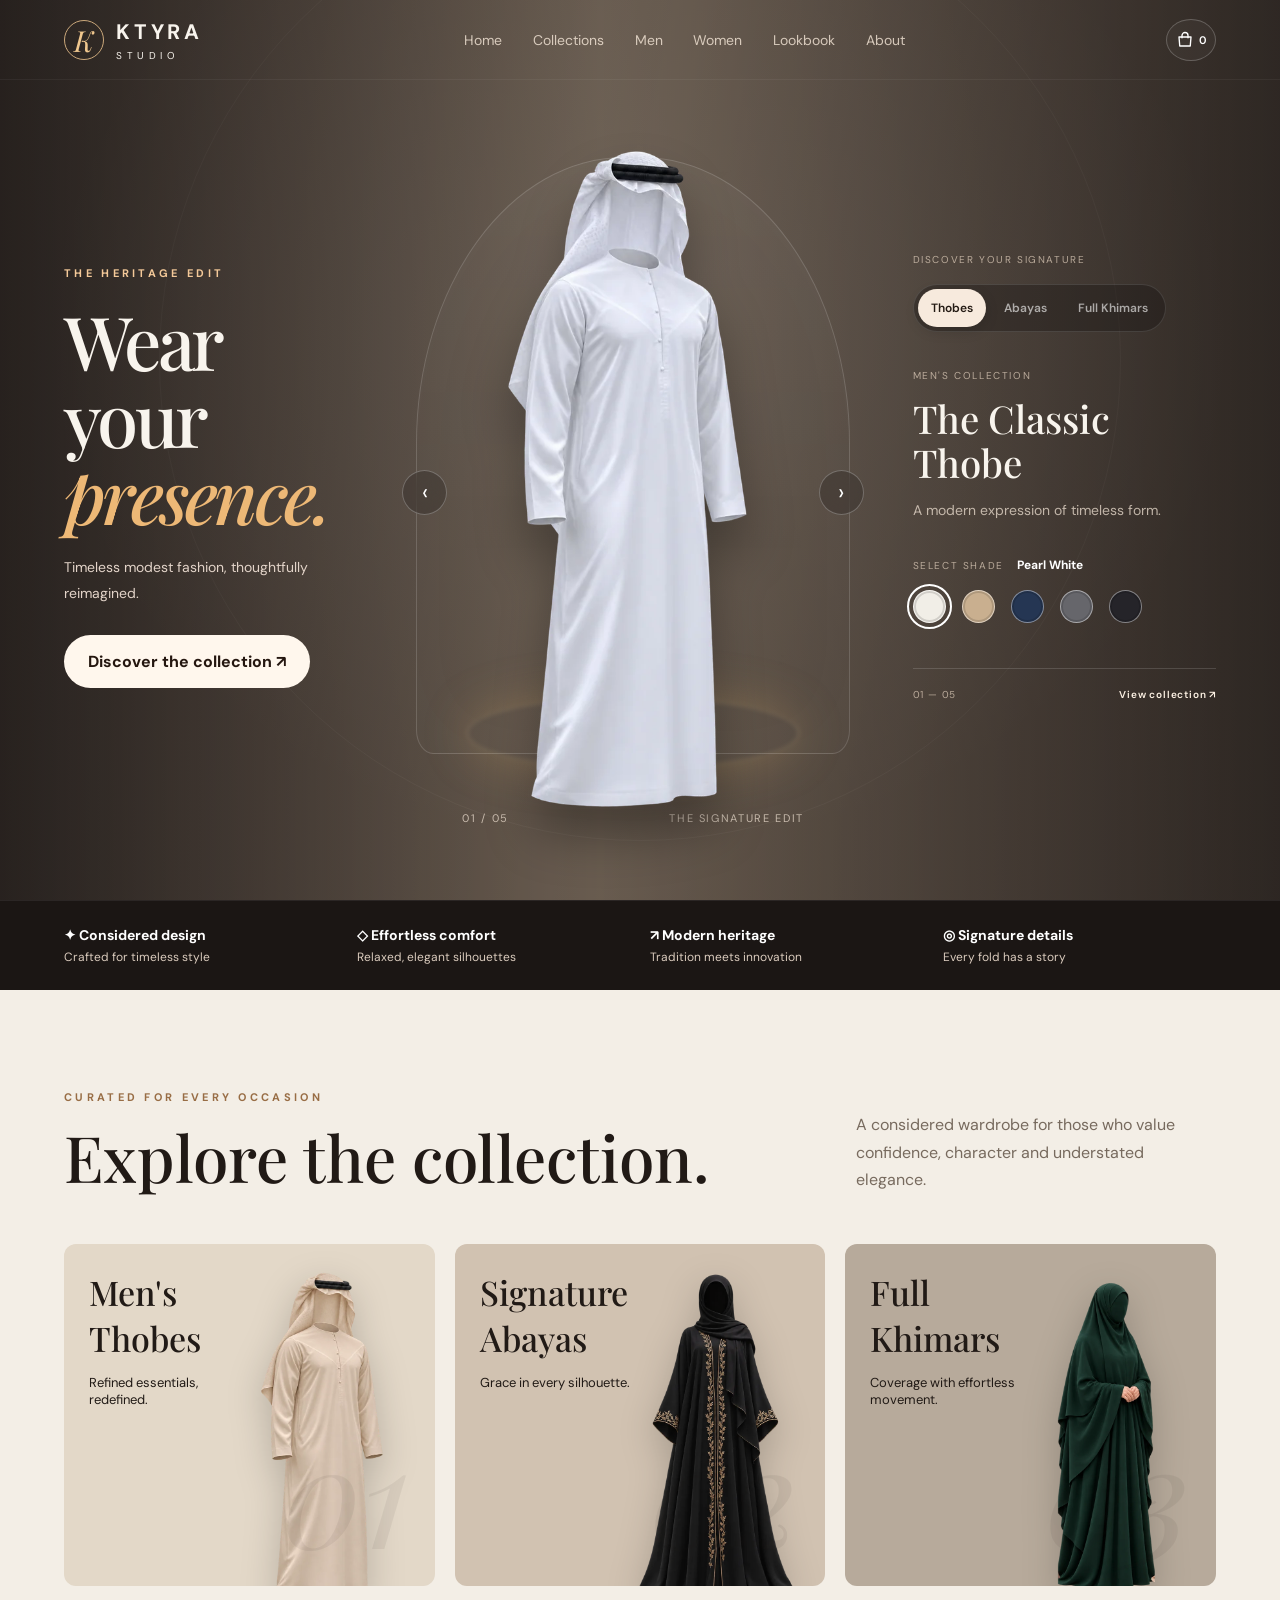
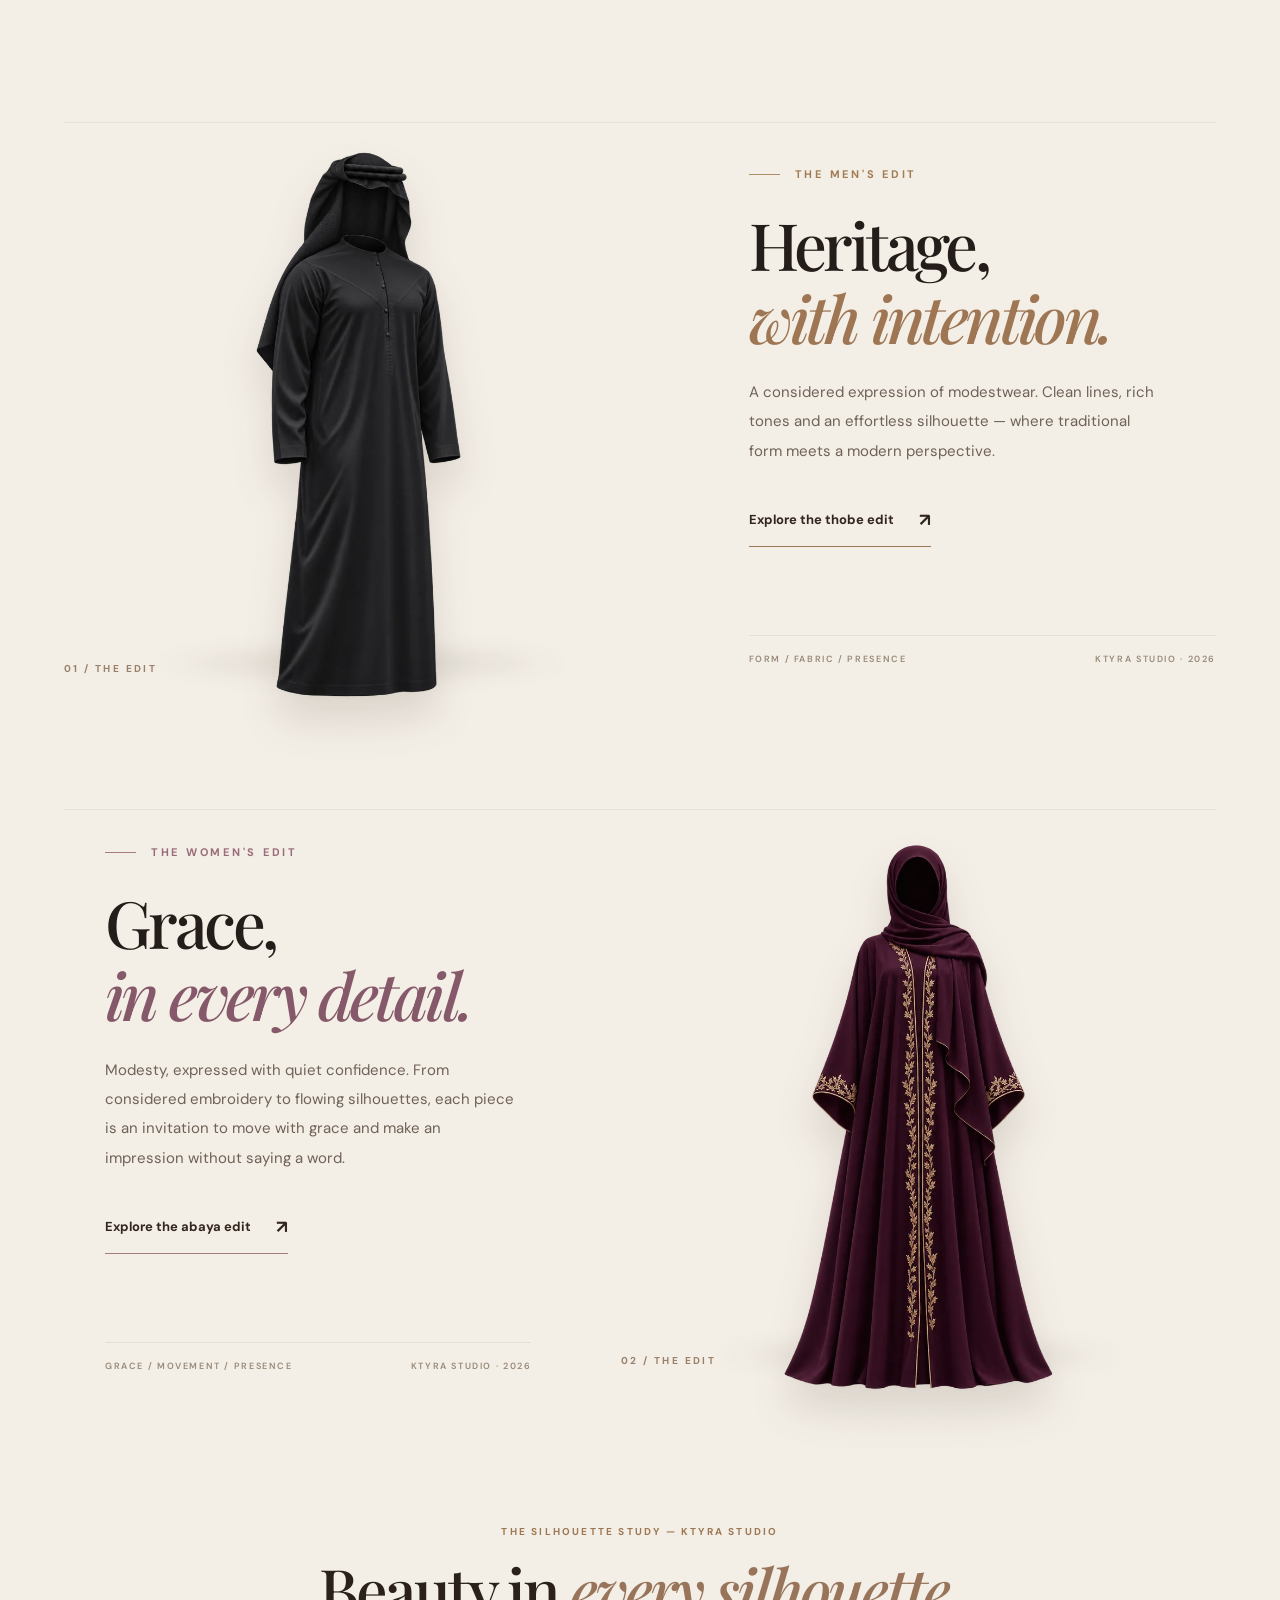
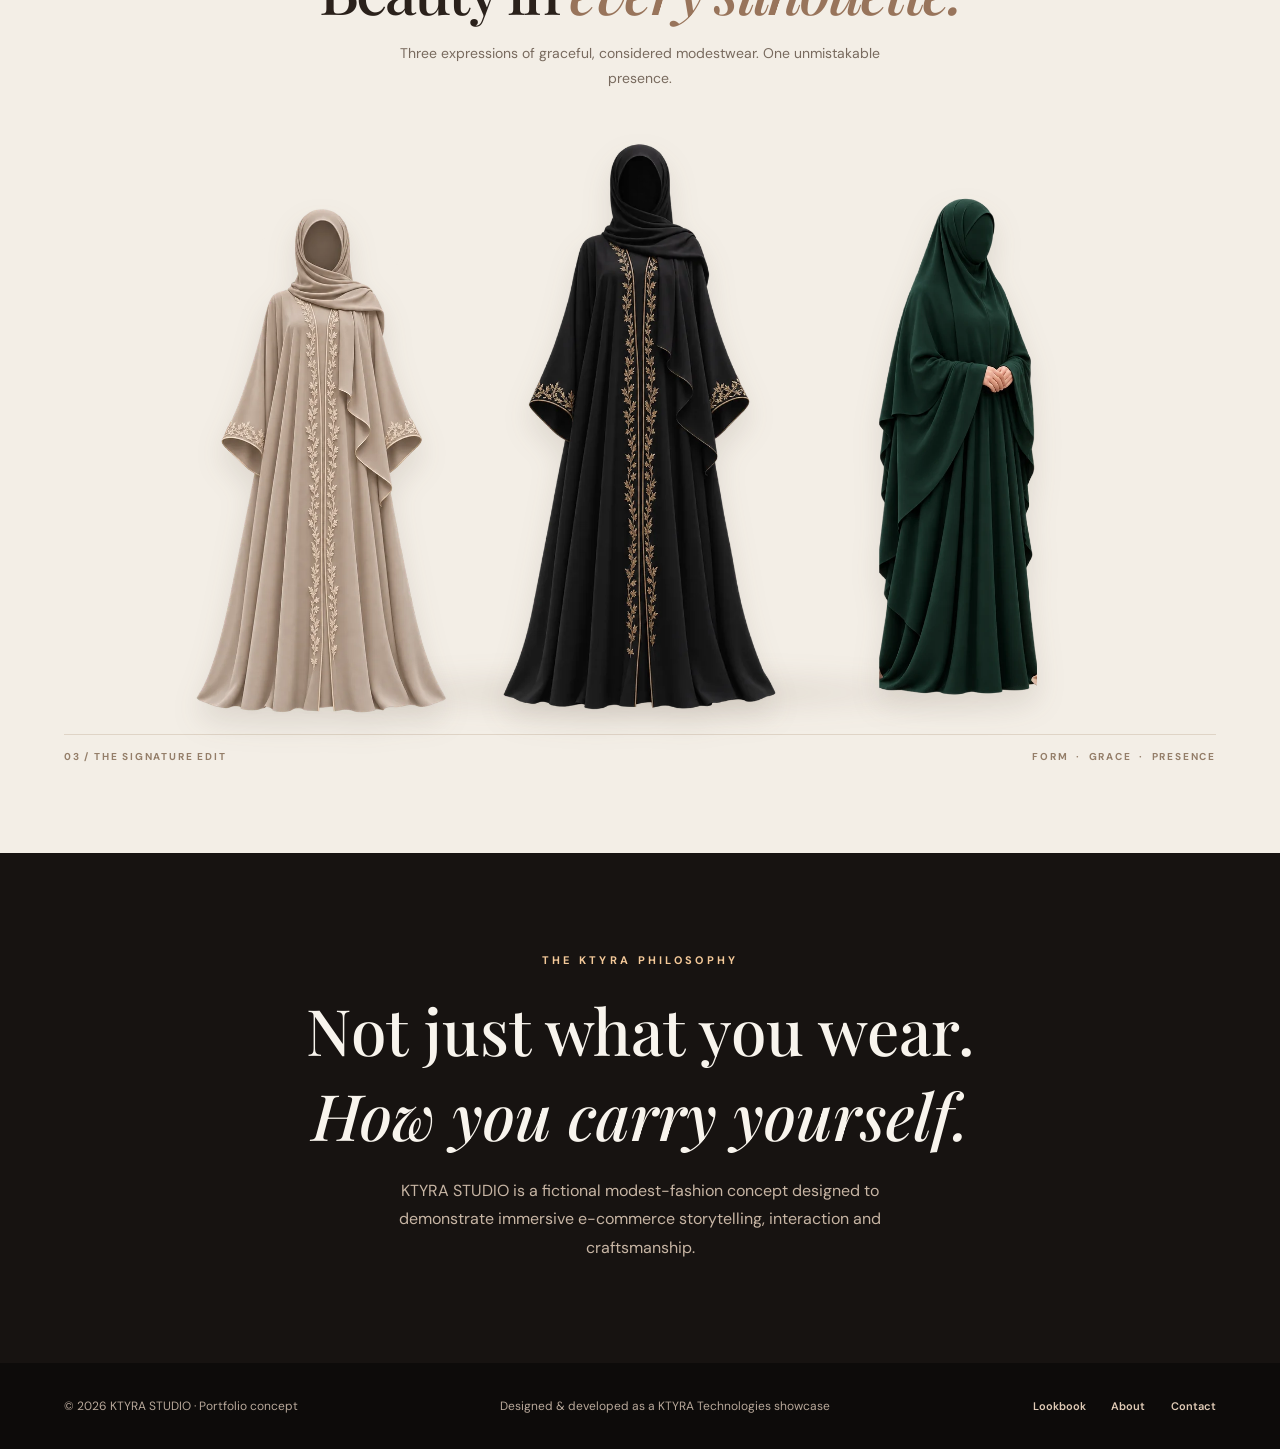
<file: index.html>
<!doctype html>
<html lang="en"><head><meta charset="utf-8"><meta name="viewport" content="width=device-width,initial-scale=1">
<meta name="theme-color" content="#16110e"><meta name="description" content="KTYRA STUDIO — an interactive modest-fashion concept featuring classic thobes, signature abayas and full khimars.">
<title>KTYRA STUDIO | Wear Your Presence</title>
<link rel="preconnect" href="https://fonts.googleapis.com"><link rel="preconnect" href="https://fonts.gstatic.com" crossorigin>
<link href="https://fonts.googleapis.com/css2?family=DM+Sans:wght@400;500;600;700&family=Playfair+Display:ital,wght@0,500;0,600;1,500&display=swap" rel="stylesheet">
<link rel="stylesheet" href="./styles.css"></head><body>
<main class="hero" id="home"><div class="hero-wash" aria-hidden="true"></div>
<nav class="nav" aria-label="Primary navigation"><a class="brand" href="#home" aria-label="KTYRA Studio home"><span class="mark" aria-hidden="true">K</span><span><strong>KTYRA</strong><small>STUDIO</small></span></a><div class="navlinks"><a href="#home">Home</a><a href="#collections">Collections</a><a href="./men.html">Men</a><a href="./women.html">Women</a><a href="./lookbook.html">Lookbook</a><a href="./about.html">About</a></div><div class="navright"><button class="iconbtn" aria-label="Demo shopping bag" id="bag"><svg width="18" height="20" viewBox="0 0 24 24" fill="none" stroke="currentColor" stroke-width="1.8" stroke-linecap="round" stroke-linejoin="round" aria-hidden="true"><path d="M4 8h16l-1 12H5L4 8Z"/><path d="M8 9V6a4 4 0 0 1 8 0v3"/></svg> <span id="count">0</span></button><details class="mobile-menu"><summary aria-label="Open navigation menu"><span class="menu-lines" aria-hidden="true"><span></span><span></span><span></span></span><span>Menu</span></summary><nav class="mobile-menu-links" aria-label="Mobile navigation"><a href="#home">Home</a><a href="#collections">Collections</a><a href="./men.html">Men's Thobes</a><a href="./women.html?category=abayas#collection">Women's Abayas</a><a href="./women.html?category=khimars#collection">Full Khimars</a><a href="./about.html">About</a><a href="./lookbook.html">Lookbook</a><a href="./contact.html">Contact</a></nav></details></div></nav>
<div class="layout"><section class="copy"><div class="eyebrow">THE HERITAGE EDIT</div><h1>Wear your<br><em>presence.</em></h1><p>Timeless modest fashion, thoughtfully reimagined.</p><div class="actions"><a href="#collections" class="primary">Discover the collection ↗</a></div></section>
<section class="stage" id="stage" aria-label="Featured product preview. Swipe to browse colors.">
  <div class="stage-arch" aria-hidden="true"></div>
  <div class="stage-halo" aria-hidden="true"></div>
  <button class="stage-arrow prev" id="prev" type="button" aria-label="Previous shade">‹</button>
  <div class="image-display" id="imageDisplay" aria-live="off">
    <img id="imageBack" class="product-photo" alt="" aria-hidden="true" width="760" height="1040">
    <img id="imageFront" class="product-photo visible" src="./assets/products/men/thobes/classic-thobe-pearl-white.webp" alt="Pearl White Classic Thobe" fetchpriority="high" width="760" height="1040">
  </div>
  <button class="stage-arrow next" id="next" type="button" aria-label="Next shade">›</button>
  <div class="stage-caption"><span id="slideCount">01 / 05</span><span>THE SIGNATURE EDIT</span></div>
</section>
<aside class="panel editorial-panel" aria-label="Explore the featured collection">
  <div class="panel-label">DISCOVER YOUR SIGNATURE</div>
  <div class="category-switch" id="categorySwitch" role="group" aria-label="Featured garment collection">
    <button type="button" class="category-choice active" data-category="thobes" aria-pressed="true">Thobes</button>
    <button type="button" class="category-choice" data-category="abayas" aria-pressed="false">Abayas</button>
    <button type="button" class="category-choice" data-category="khimars" aria-pressed="false">Full Khimars</button>
  </div>
  <div class="panel-kicker" id="productEdition">MEN'S COLLECTION</div>
  <h2 id="productTitle">The Classic Thobe</h2>
  <p class="panel-detail" id="productDetail">A modern expression of timeless form.</p>
  <div class="color-heading"><span>SELECT SHADE</span><strong id="shadeName">Pearl White</strong></div>
  <div class="swatches" id="swatches" role="group" aria-label="Available garment shades"></div>
  <div class="panel-foot"><span id="selectionNumber">01 — 05</span><a href="#collections" id="collectionLink">View collection <span aria-hidden="true">↗</span></a></div>
</aside>
</div></main>
<section class="benefits" aria-label="Brand features"><div><strong>✦ Considered design</strong>Crafted for timeless style</div><div><strong>◇ Effortless comfort</strong>Relaxed, elegant silhouettes</div><div><strong>↗ Modern heritage</strong>Tradition meets innovation</div><div><strong>◎ Signature details</strong>Every fold has a story</div></section>
<section class="collections" id="collections"><div class="sectiontop"><div><div class="eyebrow warm">CURATED FOR EVERY OCCASION</div><h2>Explore the collection.</h2></div><p>A considered wardrobe for those who value confidence, character and understated elegance.</p></div><div class="cards"><article class="card" id="men-collection"><div><h3>Men&#39;s Thobes</h3><p>Refined essentials, redefined.</p></div><img loading="lazy" class="card-product" src="./assets/products/men/thobes/classic-thobe-desert-sand.webp" alt="Desert Sand Classic Thobe"><div class="decor">01</div><a class="card-hit" href="./men.html" aria-label="Browse Men's Thobes"></a></article><article class="card" id="women-collection"><div><h3>Signature Abayas</h3><p>Grace in every silhouette.</p></div><img loading="lazy" class="card-product" src="./assets/products/women/abayas/embroidered-abaya-onyx.webp" alt="Black embroidered abaya"><div class="decor">02</div><a class="card-hit" href="./women.html?category=abayas#collection" aria-label="Browse Signature Abayas"></a></article><article class="card" id="khimars-collection"><div><h3>Full Khimars</h3><p>Coverage with effortless movement.</p></div><img loading="lazy" class="card-product" src="./assets/products/women/hijabs/full-khimar-emerald.webp" alt="Emerald full khimar"><div class="decor">03</div><a class="card-hit" href="./women.html?category=khimars#collection" aria-label="Browse Full Khimars"></a></article></div></section>

<section class="editorial-feature editorial-feature--men" id="mens-edit" aria-labelledby="mens-edit-title">
  <div class="editorial-feature__inner">
    <div class="editorial-feature__visual">
      <div class="editorial-feature__ground" aria-hidden="true"></div>
      <img
        src="./assets/products/men/thobes/classic-thobe-onyx-black.webp"
        width="760"
        height="1040"
        loading="lazy"
        decoding="async"
        alt="Onyx black classic thobe with coordinating ghutra and agal, shown as a faceless floating garment"
      >
      <span class="editorial-feature__index" aria-hidden="true">01 / THE EDIT</span>
    </div>
    <div class="editorial-feature__copy">
      <div class="editorial-feature__eyebrow"><span class="editorial-feature__rule" aria-hidden="true"></span> THE MEN'S EDIT</div>
      <h2 id="mens-edit-title">Heritage,<br><em>with intention.</em></h2>
      <p>A considered expression of modestwear. Clean lines, rich tones and an effortless silhouette — where traditional form meets a modern perspective.</p>
      <a class="editorial-feature__link" href="./men.html" aria-label="Explore the Men's Collection page">
        Explore the thobe edit <span aria-hidden="true">↗</span>
      </a>
      <div class="editorial-feature__signature" aria-hidden="true">
        <span>FORM / FABRIC / PRESENCE</span>
        <span>KTYRA STUDIO · 2026</span>
      </div>
    </div>
  </div>
</section>
<section class="editorial-feature editorial-feature--women" id="womens-edit" aria-labelledby="womens-edit-title">
  <div class="editorial-feature__inner">
    <div class="editorial-feature__visual">
      <div class="editorial-feature__ground" aria-hidden="true"></div>
      <img
        src="./assets/products/women/abayas/embroidered-abaya-plum.webp"
        width="760"
        height="1040"
        loading="lazy"
        decoding="async"
        alt="Royal plum embroidered abaya, displayed as a flowing faceless garment"
      >
      <span class="editorial-feature__index" aria-hidden="true">02 / THE EDIT</span>
    </div>
    <div class="editorial-feature__copy">
      <div class="editorial-feature__eyebrow"><span class="editorial-feature__rule" aria-hidden="true"></span> THE WOMEN'S EDIT</div>
      <h2 id="womens-edit-title">Grace,<br><em>in every detail.</em></h2>
      <p>Modesty, expressed with quiet confidence. From considered embroidery to flowing silhouettes, each piece is an invitation to move with grace and make an impression without saying a word.</p>
      <a class="editorial-feature__link" href="./women.html?category=abayas#collection" aria-label="Explore the Signature Abayas collection">
        Explore the abaya edit <span aria-hidden="true">↗</span>
      </a>
      <div class="editorial-feature__signature" aria-hidden="true">
        <span>GRACE / MOVEMENT / PRESENCE</span>
        <span>KTYRA STUDIO · 2026</span>
      </div>
    </div>
  </div>
</section>
<section class="silhouette-campaign" id="silhouette-study" aria-labelledby="silhouette-study-title">
  <div class="silhouette-campaign__intro">
    <div class="silhouette-campaign__eyebrow">THE SILHOUETTE STUDY <span aria-hidden="true">—</span> KTYRA STUDIO</div>
    <h2 id="silhouette-study-title">Beauty in <em>every silhouette.</em></h2>
    <p>Three expressions of graceful, considered modestwear. One unmistakable presence.</p>
  </div>
  <div class="silhouette-campaign__stage" role="group" aria-label="Three coordinated women's garments">
    <figure class="silhouette-campaign__figure silhouette-campaign__figure--sand">
      <img src="./assets/products/women/abayas/embroidered-abaya-sand.webp" width="760" height="1040" loading="lazy" decoding="async" alt="Sand beige embroidered abaya, a graceful full-length silhouette">
    </figure>
    <figure class="silhouette-campaign__figure silhouette-campaign__figure--emerald">
      <img src="./assets/products/women/hijabs/full-khimar-emerald.webp" width="620" height="1020" loading="lazy" decoding="async" alt="Emerald green full-length khimar with flowing coverage">
    </figure>
    <figure class="silhouette-campaign__figure silhouette-campaign__figure--onyx">
      <img src="./assets/products/women/abayas/embroidered-abaya-onyx.webp" width="760" height="1040" loading="lazy" decoding="async" alt="Onyx black embroidered abaya centered in the signature modestwear grouping">
    </figure>
  </div>
  <div class="silhouette-campaign__footer" aria-hidden="true">
    <span>03 / THE SIGNATURE EDIT</span>
    <span>FORM &nbsp;·&nbsp; GRACE &nbsp;·&nbsp; PRESENCE</span>
  </div>
</section>
<section class="story" id="story"><div class="eyebrow">THE KTYRA PHILOSOPHY</div><h2>Not just what you wear.<br><em>How you carry yourself.</em></h2><p>KTYRA STUDIO is a fictional modest-fashion concept designed to demonstrate immersive e-commerce storytelling, interaction and craftsmanship.</p></section>
<footer><span>© 2026 KTYRA STUDIO · Portfolio concept</span><span>Designed &amp; developed as a KTYRA Technologies showcase</span><nav class="site-footer-links" aria-label="Footer navigation"><a href="./lookbook.html">Lookbook</a><a href="./about.html">About</a><a href="./contact.html">Contact</a></nav></footer><div class="toast" id="toast" role="status" aria-live="polite"></div><script src="./script.js" defer></script></body></html>
</file>
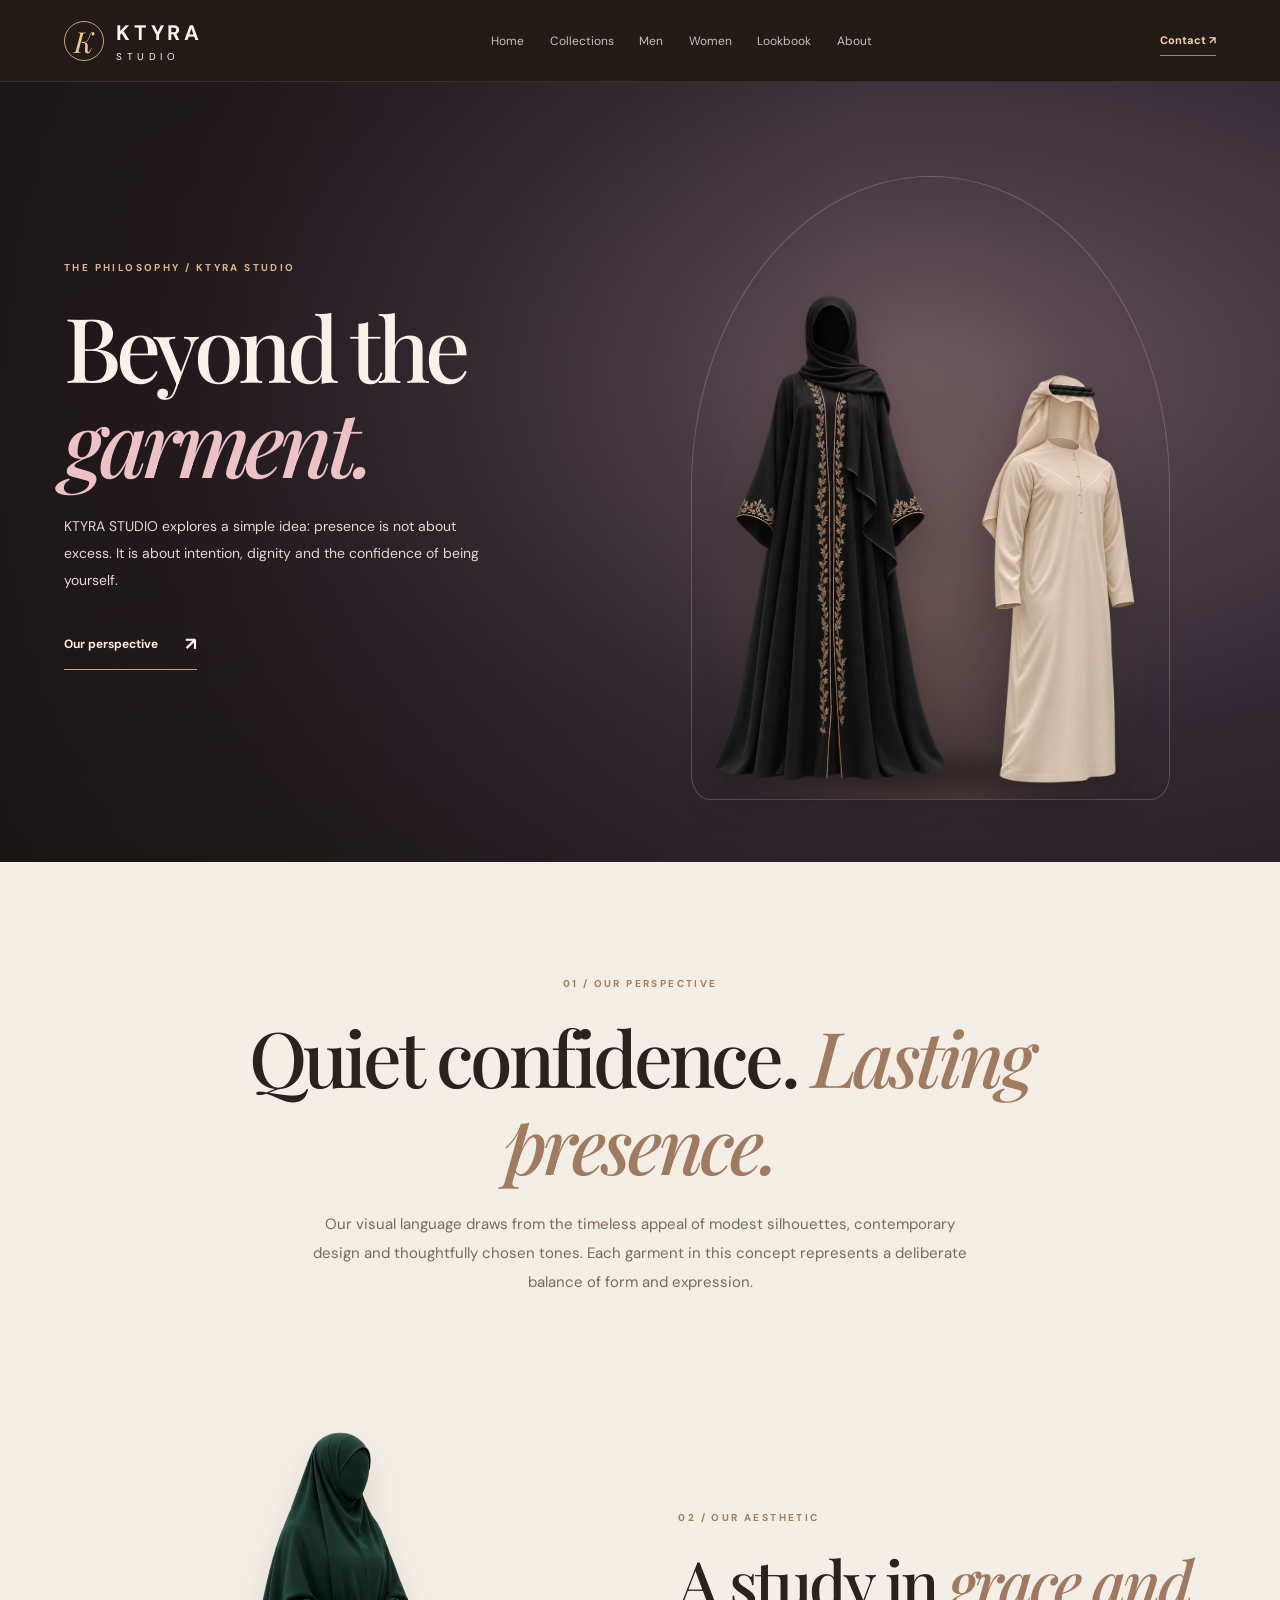
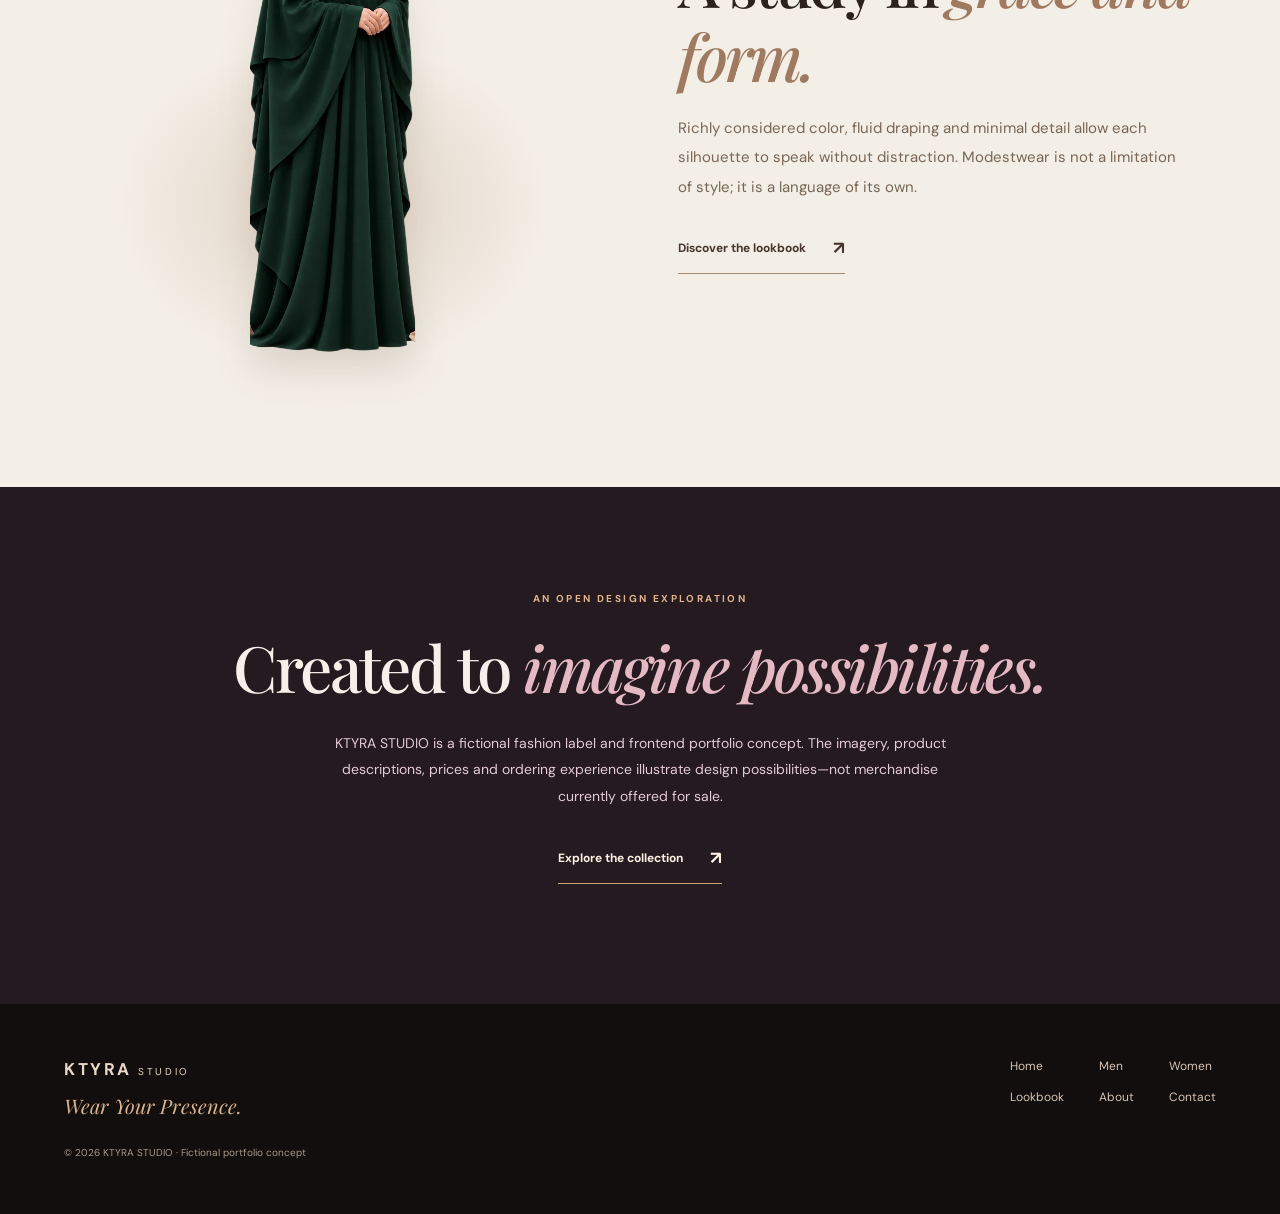
<file: about.html>
<!doctype html>
<html lang="en"><head>
<meta charset="utf-8"><meta name="viewport" content="width=device-width,initial-scale=1">
<meta name="theme-color" content="#201817">
<meta name="description" content="The philosophy behind KTYRA STUDIO: an editorial modest-fashion design concept built around quiet confidence.">
<title>Our Story | KTYRA STUDIO</title>
<link rel="preconnect" href="https://fonts.googleapis.com"><link rel="preconnect" href="https://fonts.gstatic.com" crossorigin><link href="https://fonts.googleapis.com/css2?family=DM+Sans:wght@400;500;600;700&family=Playfair+Display:ital,wght@0,500;0,600;1,500&display=swap" rel="stylesheet">
<link rel="stylesheet" href="./styles.css"><link rel="stylesheet" href="./men.css">
<link rel="stylesheet" href="./studio-pages.css">
<script src="./studio-pages.js" defer></script>
</head><body class="studio-inner-page studio-about">
<header class="mens-header studio-header"><nav class="nav" aria-label="Primary navigation">
<a class="brand" href="./index.html" aria-label="KTYRA STUDIO home"><span class="mark" aria-hidden="true">K</span><span><strong>KTYRA</strong><small>STUDIO</small></span></a>
<div class="navlinks"><a href="./index.html">Home</a><a href="./index.html#collections">Collections</a><a href="./men.html">Men</a><a href="./women.html">Women</a><a href="./lookbook.html">Lookbook</a><a href="./about.html">About</a></div>
<div class="navright"><a class="studio-header__contact" href="./contact.html">Contact <span aria-hidden="true">↗</span></a>
<details class="mobile-menu"><summary aria-label="Open navigation menu"><span class="menu-lines" aria-hidden="true"><span></span><span></span><span></span></span><span>Menu</span></summary>
<nav class="mobile-menu-links" aria-label="Mobile navigation"><a href="./index.html">Home</a><a href="./men.html">Men's Thobes</a><a href="./women.html?category=abayas#collection">Abayas</a><a href="./women.html?category=khimars#collection">Full Khimars</a><a href="./lookbook.html">Lookbook</a><a href="./about.html">About</a><a href="./contact.html">Contact</a></nav></details>
</div></nav></header>
<main>
<section class="studio-page-hero studio-about-hero" aria-labelledby="aboutTitle">
<div class="studio-page-hero__copy"><p class="studio-eyebrow">THE PHILOSOPHY / KTYRA STUDIO</p><h1 id="aboutTitle">Beyond the <em>garment.</em></h1><p>KTYRA STUDIO explores a simple idea: presence is not about excess. It is about intention, dignity and the confidence of being yourself.</p><a href="#our-vision" class="studio-text-link">Our perspective <span aria-hidden="true">↗</span></a></div>
<div class="studio-page-hero__garments studio-page-hero__garments--about"><img src="./assets/products/women/abayas/embroidered-abaya-onyx.webp" width="760" height="1040" fetchpriority="high" alt="Onyx embroidered abaya"><img src="./assets/products/men/thobes/classic-thobe-desert-sand.webp" width="760" height="1040" fetchpriority="high" alt="Desert Sand Classic Thobe"></div>
</section>
<section class="studio-about-intro" id="our-vision">
<p class="studio-eyebrow studio-eyebrow--warm">01 / OUR PERSPECTIVE</p><h2>Quiet confidence. <em>Lasting presence.</em></h2>
<p>Our visual language draws from the timeless appeal of modest silhouettes, contemporary design and thoughtfully chosen tones. Each garment in this concept represents a deliberate balance of form and expression.</p>
</section>
<section class="studio-about-feature" aria-labelledby="aboutFeatureTitle">
<div class="studio-about-feature__visual"><img src="./assets/products/women/hijabs/full-khimar-emerald.webp" loading="lazy" decoding="async" width="620" height="1020" alt="Emerald full khimar with graceful draping"></div>
<div class="studio-about-feature__copy"><p class="studio-eyebrow studio-eyebrow--warm">02 / OUR AESTHETIC</p><h2 id="aboutFeatureTitle">A study in <em>grace and form.</em></h2><p>Richly considered color, fluid draping and minimal detail allow each silhouette to speak without distraction. Modestwear is not a limitation of style; it is a language of its own.</p><a href="./lookbook.html" class="studio-text-link studio-text-link--dark">Discover the lookbook <span aria-hidden="true">↗</span></a></div>
</section>
<section class="studio-about-note"><p class="studio-eyebrow">AN OPEN DESIGN EXPLORATION</p><h2>Created to <em>imagine possibilities.</em></h2><p>KTYRA STUDIO is a fictional fashion label and frontend portfolio concept. The imagery, product descriptions, prices and ordering experience illustrate design possibilities—not merchandise currently offered for sale.</p><a href="./women.html" class="studio-text-link">Explore the collection <span aria-hidden="true">↗</span></a></section>
</main><footer class="studio-footer"><div><a class="studio-footer__brand" href="./index.html">KTYRA <span>STUDIO</span></a><p>Wear Your Presence.</p><small>© 2026 KTYRA STUDIO · Fictional portfolio concept</small></div><nav aria-label="Footer navigation"><a href="./index.html">Home</a><a href="./men.html">Men</a><a href="./women.html">Women</a><a href="./lookbook.html">Lookbook</a><a href="./about.html">About</a><a href="./contact.html">Contact</a></nav></footer></body></html>
</file>
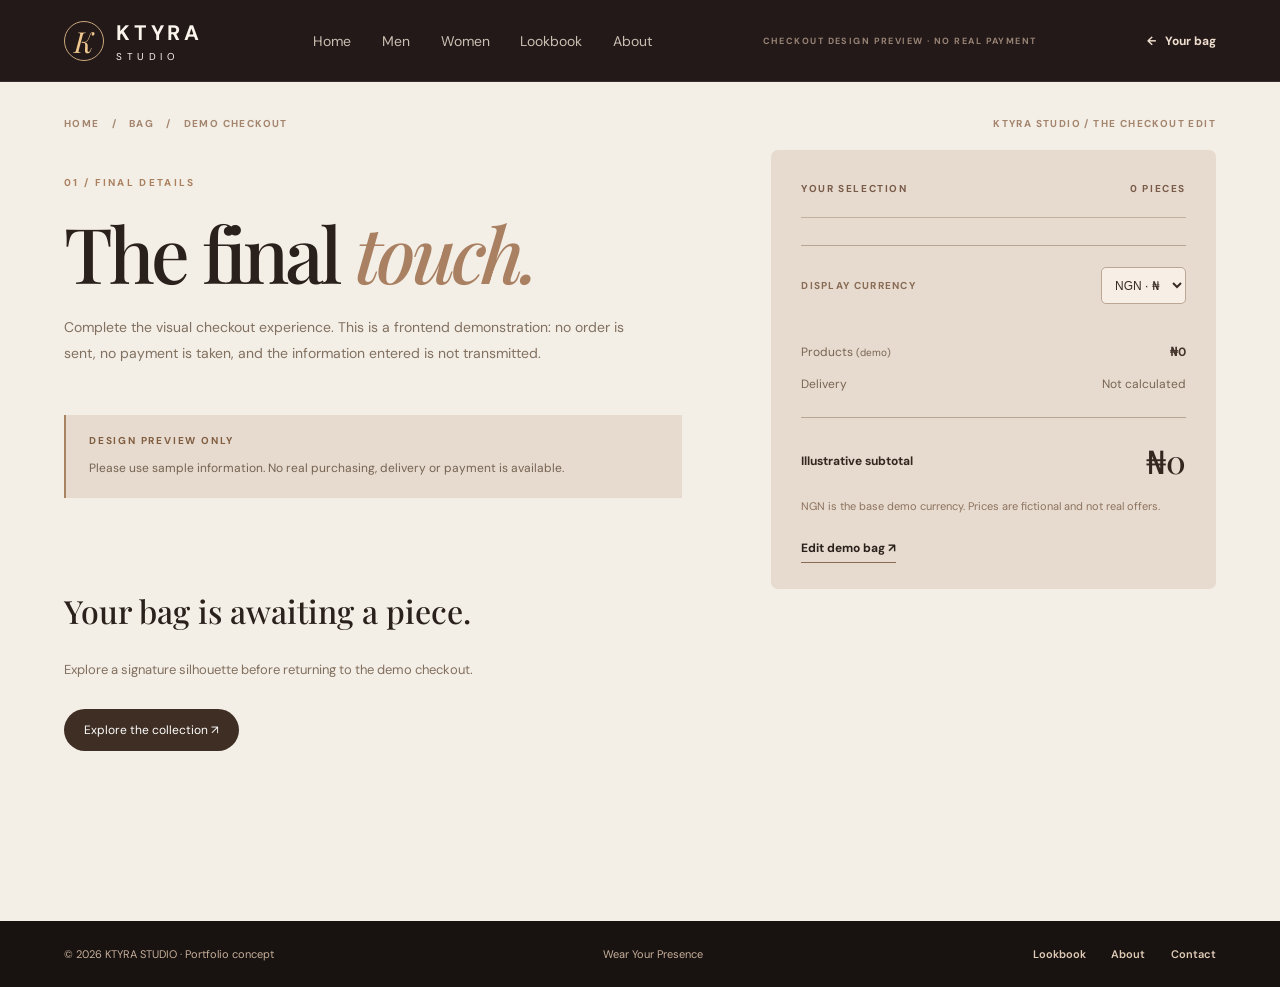
<file: checkout.html>
<!doctype html>
<html lang="en">
<head>
<meta charset="utf-8">
<meta name="viewport" content="width=device-width,initial-scale=1">
<meta name="theme-color" content="#241a18">
<meta name="description" content="KTYRA STUDIO frontend-only checkout design demonstration. No payment or real order is processed.">
<title>Demo Checkout | KTYRA STUDIO</title>
<link rel="preconnect" href="https://fonts.googleapis.com">
<link rel="preconnect" href="https://fonts.gstatic.com" crossorigin>
<link href="https://fonts.googleapis.com/css2?family=DM+Sans:wght@400;500;600;700&family=Playfair+Display:ital,wght@0,500;0,600;1,500&display=swap" rel="stylesheet">
<link rel="stylesheet" href="./styles.css">
<link rel="stylesheet" href="./men.css">
<link rel="stylesheet" href="./checkout.css">
<script src="./shop-data.js" defer></script>
<script src="./checkout.js" defer></script>
</head>
<body class="checkout-page">
<header class="mens-header checkout-header">
  <nav class="nav" aria-label="Primary navigation">
    <a class="brand" href="./index.html" aria-label="KTYRA STUDIO homepage"><span class="mark" aria-hidden="true">K</span><span><strong>KTYRA</strong><small>STUDIO</small></span></a>
    <div class="navlinks"><a href="./index.html">Home</a><a href="./men.html">Men</a><a href="./women.html">Women</a><a href="./lookbook.html">Lookbook</a><a href="./about.html">About</a></div>
    <div class="checkout-header__caption">CHECKOUT DESIGN PREVIEW · NO REAL PAYMENT</div>
    <div class="navright">
      <a class="checkout-back" href="./product.html#bag"><span aria-hidden="true">←</span> Your bag</a>
      <details class="mobile-menu"><summary aria-label="Open navigation menu"><span class="menu-lines" aria-hidden="true"><span></span><span></span><span></span></span><span>Menu</span></summary><nav class="mobile-menu-links" aria-label="Mobile navigation"><a href="./index.html">Home</a><a href="./men.html">Men's Thobes</a><a href="./women.html">Women's Collection</a><a href="./product.html#bag">Your Demo Bag</a><a href="./lookbook.html">Lookbook</a><a href="./about.html">About</a><a href="./contact.html">Contact</a></nav></details>
    </div>
  </nav>
</header>
<main>
  <div class="checkout-top"><div class="checkout-top__trail"><a href="./index.html">HOME</a><span aria-hidden="true">/</span><a href="./product.html#bag">BAG</a><span aria-hidden="true">/</span><span>DEMO CHECKOUT</span></div>
    <span class="checkout-edition">KTYRA STUDIO / THE CHECKOUT EDIT</span></div>
  <div class="checkout-layout">
    <section class="checkout-main" aria-labelledby="checkoutTitle">
      <div class="checkout-heading"><span class="checkout-overline">01 / FINAL DETAILS</span><h1 id="checkoutTitle">The final <em>touch.</em></h1><p>Complete the visual checkout experience. This is a frontend demonstration: no order is sent, no payment is taken, and the information entered is not transmitted.</p></div>
      <div class="checkout-demo-notice" role="note"><strong>DESIGN PREVIEW ONLY</strong><span>Please use sample information. No real purchasing, delivery or payment is available.</span></div>
      <div id="checkoutEmpty" class="checkout-empty" hidden>
        <h2>Your bag is awaiting a piece.</h2>
        <p>Explore a signature silhouette before returning to the demo checkout.</p>
        <a href="./men.html">Explore the collection <span aria-hidden="true">↗</span></a>
      </div>
      <form id="checkoutForm" class="checkout-form" novalidate>
        <fieldset>
          <legend><span>01</span> Contact details</legend>
          <div class="checkout-fieldrow">
            <div class="checkout-field"><label for="fullName">Full name <span aria-hidden="true">*</span></label><input id="fullName" name="fullName" autocomplete="off" type="text" minlength="2" maxlength="80" placeholder="Your name (demo)" required></div>
            <div class="checkout-field"><label for="email">Email address <span aria-hidden="true">*</span></label><input id="email" name="email" type="email" autocomplete="off" placeholder="example@demo.com" required></div>
          </div>
        </fieldset>
        <fieldset>
          <legend><span>02</span> Delivery preview</legend>
          <div class="checkout-field"><label for="address">Address <span aria-hidden="true">*</span></label><input id="address" name="address" type="text" autocomplete="off" maxlength="160" placeholder="Sample street address" required></div>
          <div class="checkout-fieldrow">
            <div class="checkout-field"><label for="city">City <span aria-hidden="true">*</span></label><input id="city" name="city" type="text" autocomplete="off" maxlength="75" placeholder="Sample city" required></div>
            <div class="checkout-field"><label for="country">Country <span aria-hidden="true">*</span></label><select id="country" name="country" required><option value="Nigeria">Nigeria</option><option value="United Kingdom">United Kingdom</option><option value="United States">United States</option><option value="Other">Other (demo)</option></select></div>
          </div>
          <p class="checkout-quiet">Shipping options, fees and delivery dates are not calculated in this design prototype.</p>
        </fieldset>
        <fieldset>
          <legend><span>03</span> Payment demonstration</legend>
          <p class="checkout-quiet">Choose a visual payment method. No card numbers, banking credentials or transactions are required.</p>
          <div class="checkout-payments" role="radiogroup" aria-label="Payment demonstration type">
            <label class="checkout-payment"><input type="radio" name="demoPayment" value="Demo card" checked><span><strong>Demo card</strong><small>Presentation only · no payment fields</small></span><span class="checkout-payment__symbol" aria-hidden="true">◇</span></label>
            <label class="checkout-payment"><input type="radio" name="demoPayment" value="Demo bank transfer"><span><strong>Demo bank transfer</strong><small>Presentation only · no account details</small></span><span class="checkout-payment__symbol" aria-hidden="true">↗</span></label>
          </div>
        </fieldset>
        <label class="checkout-confirm"><input id="demoAcknowledgement" type="checkbox" required><span>I understand this is a design demonstration and does not place a real order.</span></label>
        <button class="checkout-submit" id="placeDemoOrder" type="submit">Complete Demo Checkout <span aria-hidden="true">↗</span></button>
        <p class="checkout-help">Nothing is charged, shipped or stored as a customer order. Your form entries are not saved.</p>
      </form>
    </section>
    <aside class="checkout-summary" aria-label="Your demo order summary">
      <div class="checkout-summary__heading"><span>YOUR SELECTION</span><span id="summaryCount">0 PIECES</span></div>
      <div id="summaryItems" class="checkout-summary__items"></div>
      <div class="checkout-summary__divider"></div>
      <div class="checkout-currency"><label for="summaryCurrency">DISPLAY CURRENCY</label><select id="summaryCurrency"><option value="NGN">NGN · ₦</option><option value="USD">USD · $</option><option value="GBP">GBP · £</option></select></div>
      <div class="checkout-summary__row"><span>Products <small>(demo)</small></span><strong id="summarySubtotal">₦0</strong></div>
      <div class="checkout-summary__row"><span>Delivery</span><span>Not calculated</span></div>
      <div class="checkout-summary__total"><span>Illustrative subtotal</span><strong id="summaryTotal">₦0</strong></div>
      <p id="currencyDisclosure" class="checkout-summary__disclosure">NGN is the design's base currency. These are illustrative prices, not real offers.</p>
      <a class="checkout-summary__edit" href="./product.html#bag">Edit demo bag <span aria-hidden="true">↗</span></a>
    </aside>
  </div>
</main>
<footer class="checkout-footer"><span>© 2026 KTYRA STUDIO · Portfolio concept</span><span>Wear Your Presence</span><nav class="site-footer-links" aria-label="Footer navigation"><a href="./lookbook.html">Lookbook</a><a href="./about.html">About</a><a href="./contact.html">Contact</a></nav></footer>
</body>
</html>
</file>
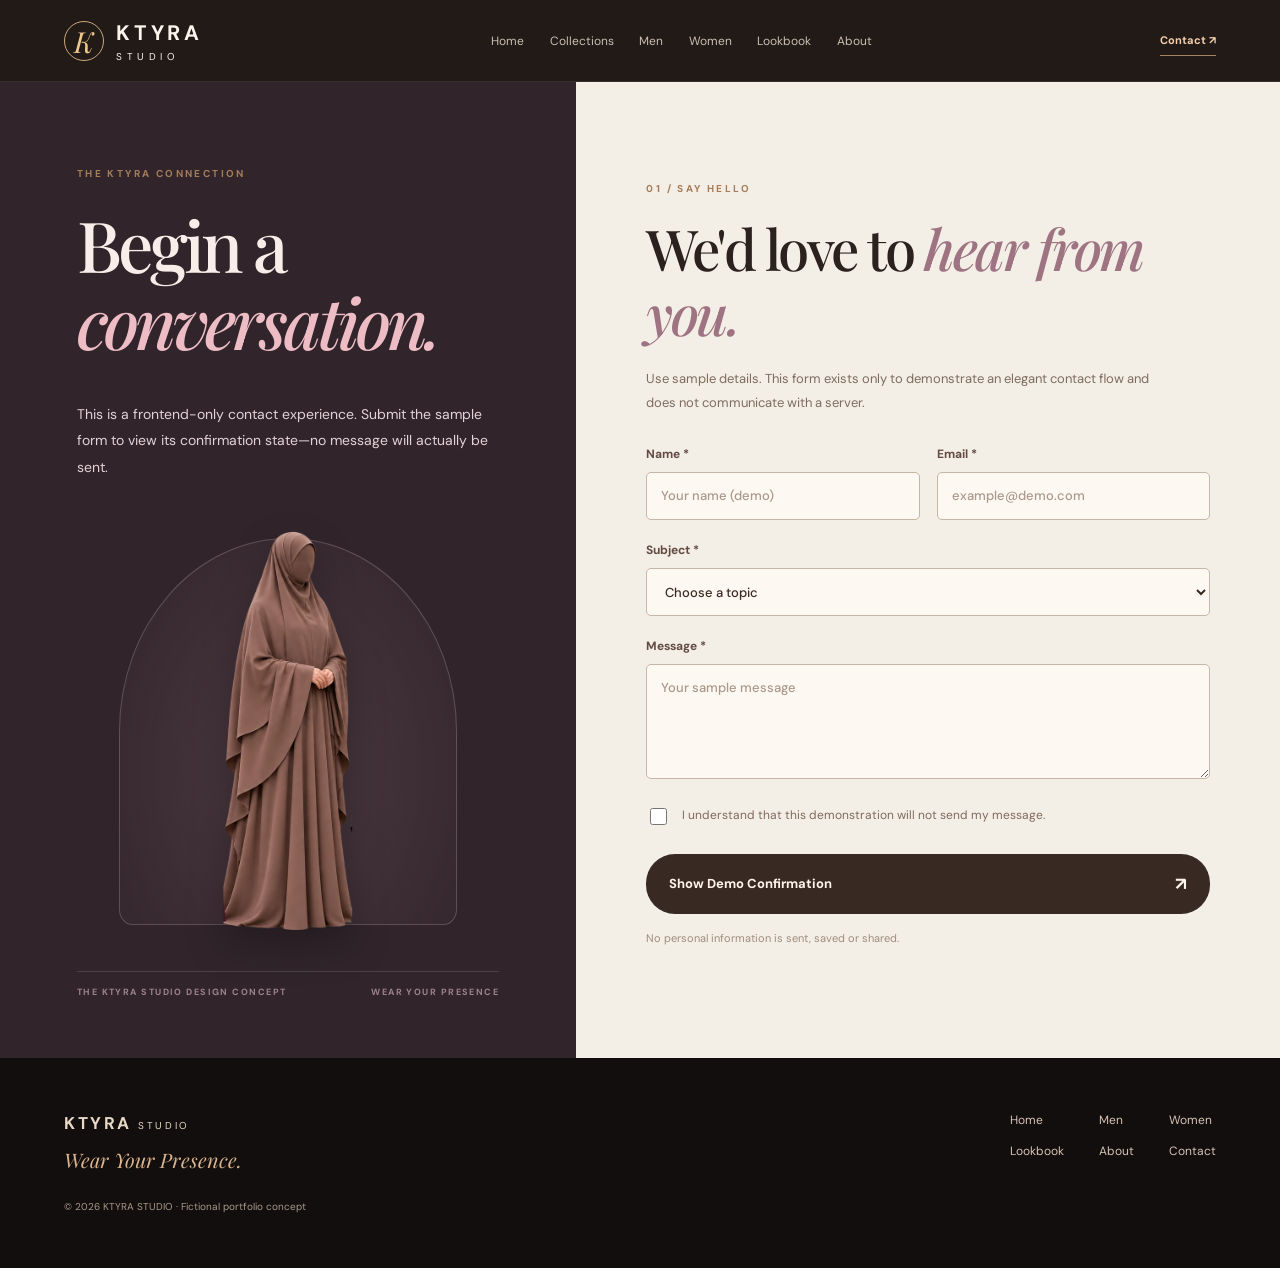
<file: contact.html>
<!doctype html>
<html lang="en"><head>
<meta charset="utf-8"><meta name="viewport" content="width=device-width,initial-scale=1">
<meta name="theme-color" content="#201817">
<meta name="description" content="Explore the visual contact experience for KTYRA STUDIO, a frontend-only fashion portfolio concept.">
<title>Contact | KTYRA STUDIO</title>
<link rel="preconnect" href="https://fonts.googleapis.com"><link rel="preconnect" href="https://fonts.gstatic.com" crossorigin><link href="https://fonts.googleapis.com/css2?family=DM+Sans:wght@400;500;600;700&family=Playfair+Display:ital,wght@0,500;0,600;1,500&display=swap" rel="stylesheet">
<link rel="stylesheet" href="./styles.css"><link rel="stylesheet" href="./men.css">
<link rel="stylesheet" href="./studio-pages.css">
<script src="./studio-pages.js" defer></script>
</head><body class="studio-inner-page studio-contact">
<header class="mens-header studio-header"><nav class="nav" aria-label="Primary navigation">
<a class="brand" href="./index.html" aria-label="KTYRA STUDIO home"><span class="mark" aria-hidden="true">K</span><span><strong>KTYRA</strong><small>STUDIO</small></span></a>
<div class="navlinks"><a href="./index.html">Home</a><a href="./index.html#collections">Collections</a><a href="./men.html">Men</a><a href="./women.html">Women</a><a href="./lookbook.html">Lookbook</a><a href="./about.html">About</a></div>
<div class="navright"><a class="studio-header__contact" href="./contact.html">Contact <span aria-hidden="true">↗</span></a>
<details class="mobile-menu"><summary aria-label="Open navigation menu"><span class="menu-lines" aria-hidden="true"><span></span><span></span><span></span></span><span>Menu</span></summary>
<nav class="mobile-menu-links" aria-label="Mobile navigation"><a href="./index.html">Home</a><a href="./men.html">Men's Thobes</a><a href="./women.html?category=abayas#collection">Abayas</a><a href="./women.html?category=khimars#collection">Full Khimars</a><a href="./lookbook.html">Lookbook</a><a href="./about.html">About</a><a href="./contact.html">Contact</a></nav></details>
</div></nav></header>
<main>
<section class="studio-contact-layout">
<div class="studio-contact-intro">
<p class="studio-eyebrow studio-eyebrow--warm">THE KTYRA CONNECTION</p><h1>Begin a <em>conversation.</em></h1>
<p>This is a frontend-only contact experience. Submit the sample form to view its confirmation state—no message will actually be sent.</p>
<div class="studio-contact-intro__art"><img src="./assets/products/women/hijabs/full-khimar-taupe.webp" alt="Soft Taupe full-length khimar" width="620" height="1020" loading="lazy"></div>
<div class="studio-contact-intro__aside"><span>THE KTYRA STUDIO DESIGN CONCEPT</span><span>WEAR YOUR PRESENCE</span></div>
</div>
<div class="studio-contact-formwrap">
<div class="studio-contact-card" id="contactCard">
<p class="studio-eyebrow studio-eyebrow--warm">01 / SAY HELLO</p><h2>We'd love to <em>hear from you.</em></h2>
<p>Use sample details. This form exists only to demonstrate an elegant contact flow and does not communicate with a server.</p>
<form id="contactDemoForm" novalidate>
<div class="studio-contact-fieldrow">
<div class="studio-contact-field"><label for="contactName">Name <span aria-hidden="true">*</span></label><input id="contactName" name="contactName" type="text" autocomplete="off" required minlength="2" placeholder="Your name (demo)"></div>
<div class="studio-contact-field"><label for="contactEmail">Email <span aria-hidden="true">*</span></label><input id="contactEmail" name="contactEmail" type="email" autocomplete="off" required placeholder="example@demo.com"></div>
</div>
<div class="studio-contact-field"><label for="contactSubject">Subject <span aria-hidden="true">*</span></label><select id="contactSubject" name="contactSubject" required><option value="">Choose a topic</option><option>General enquiry</option><option>Product concept</option><option>Collaboration idea</option></select></div>
<div class="studio-contact-field"><label for="contactMessage">Message <span aria-hidden="true">*</span></label><textarea id="contactMessage" name="contactMessage" required minlength="10" rows="5" placeholder="Your sample message"></textarea></div>
<label class="studio-contact-consent"><input id="contactAcknowledgement" type="checkbox" required><span>I understand that this demonstration will not send my message.</span></label>
<button type="submit" class="studio-contact-submit">Show Demo Confirmation <span aria-hidden="true">↗</span></button>
<p class="studio-contact-privacy">No personal information is sent, saved or shared.</p>
</form>
</div>
<div class="studio-contact-done" id="contactDone" hidden tabindex="-1" role="status" aria-live="polite">
<div aria-hidden="true" class="studio-contact-done__icon">✓</div>
<p class="studio-eyebrow studio-eyebrow--warm">DESIGN INTERACTION COMPLETED</p><h2>Beautifully <em>expressed.</em></h2>
<p>Your contact form interaction is complete. This is a visual confirmation only—<strong>no message was transmitted or received.</strong></p>
<button type="button" id="resetContactDemo">Try the demo again <span aria-hidden="true">↗</span></button>
</div>
</div>
</section>
</main><footer class="studio-footer"><div><a class="studio-footer__brand" href="./index.html">KTYRA <span>STUDIO</span></a><p>Wear Your Presence.</p><small>© 2026 KTYRA STUDIO · Fictional portfolio concept</small></div><nav aria-label="Footer navigation"><a href="./index.html">Home</a><a href="./men.html">Men</a><a href="./women.html">Women</a><a href="./lookbook.html">Lookbook</a><a href="./about.html">About</a><a href="./contact.html">Contact</a></nav></footer></body></html>
</file>
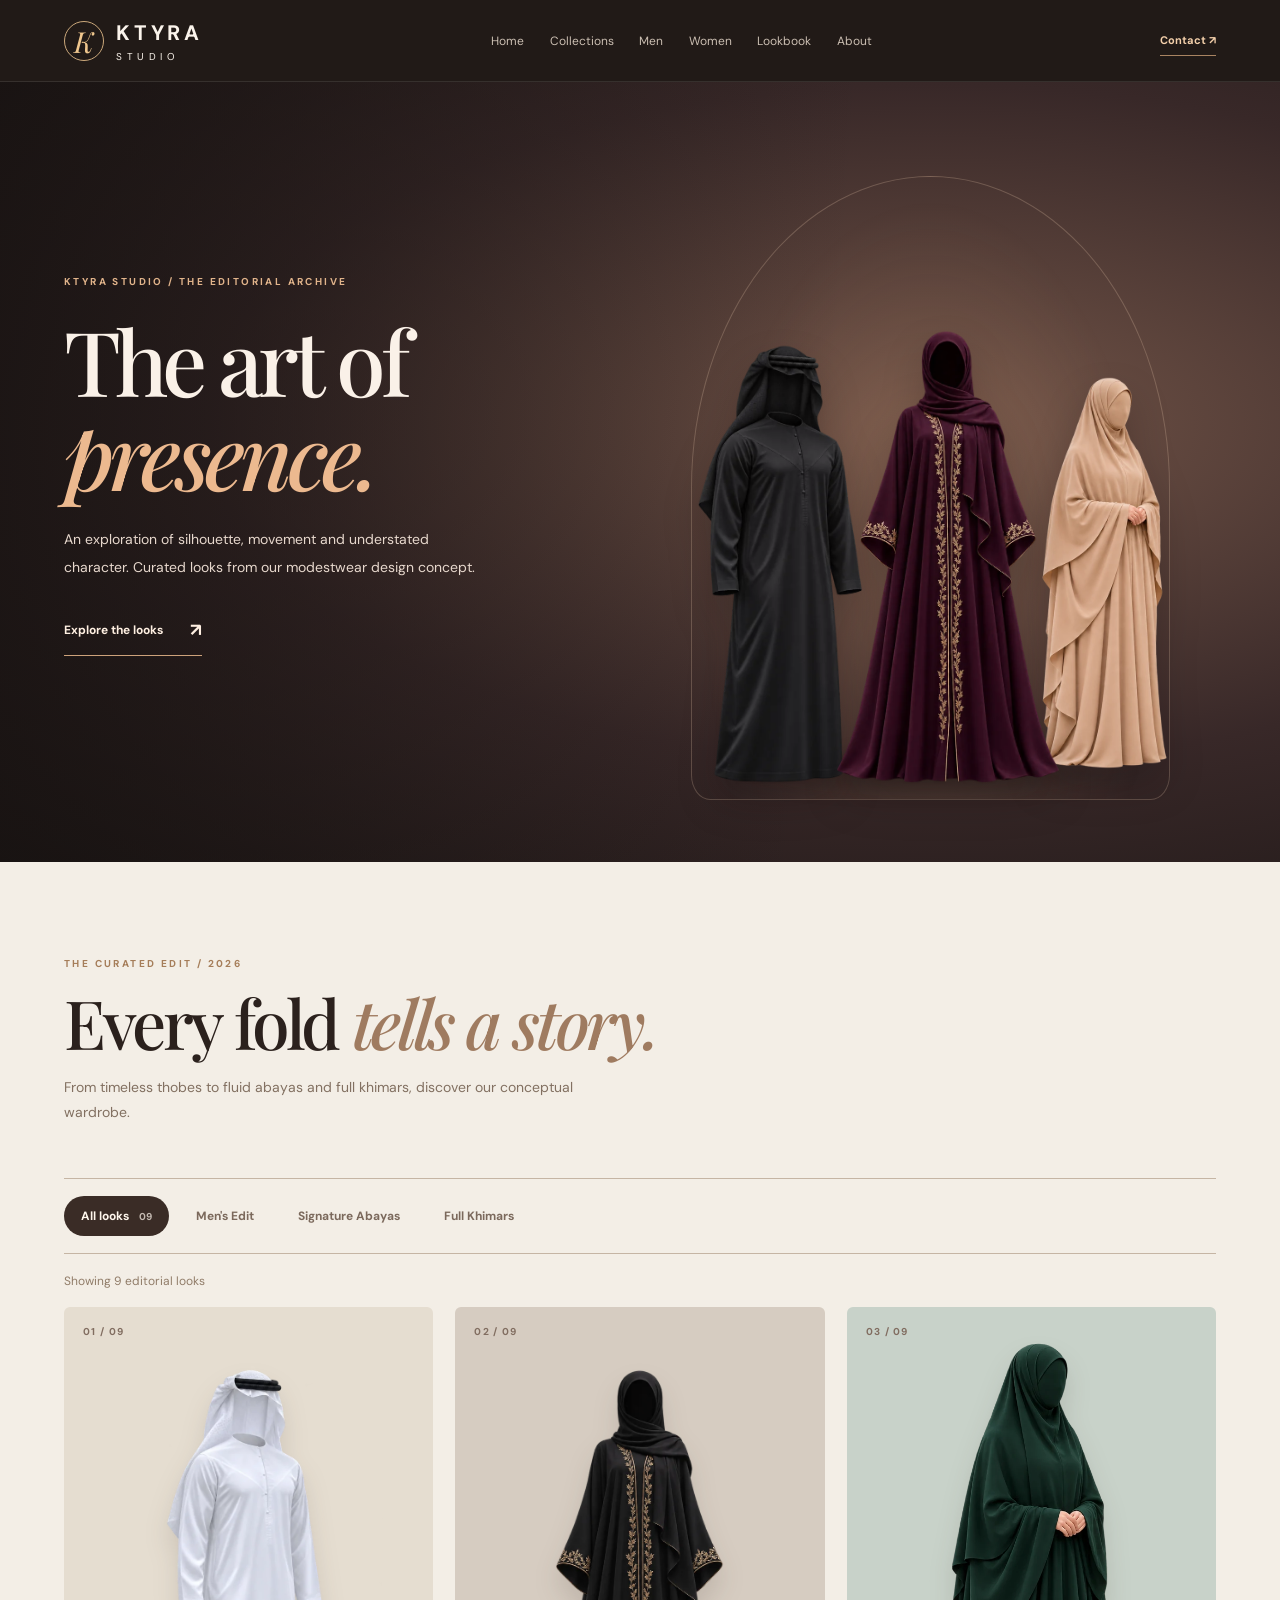
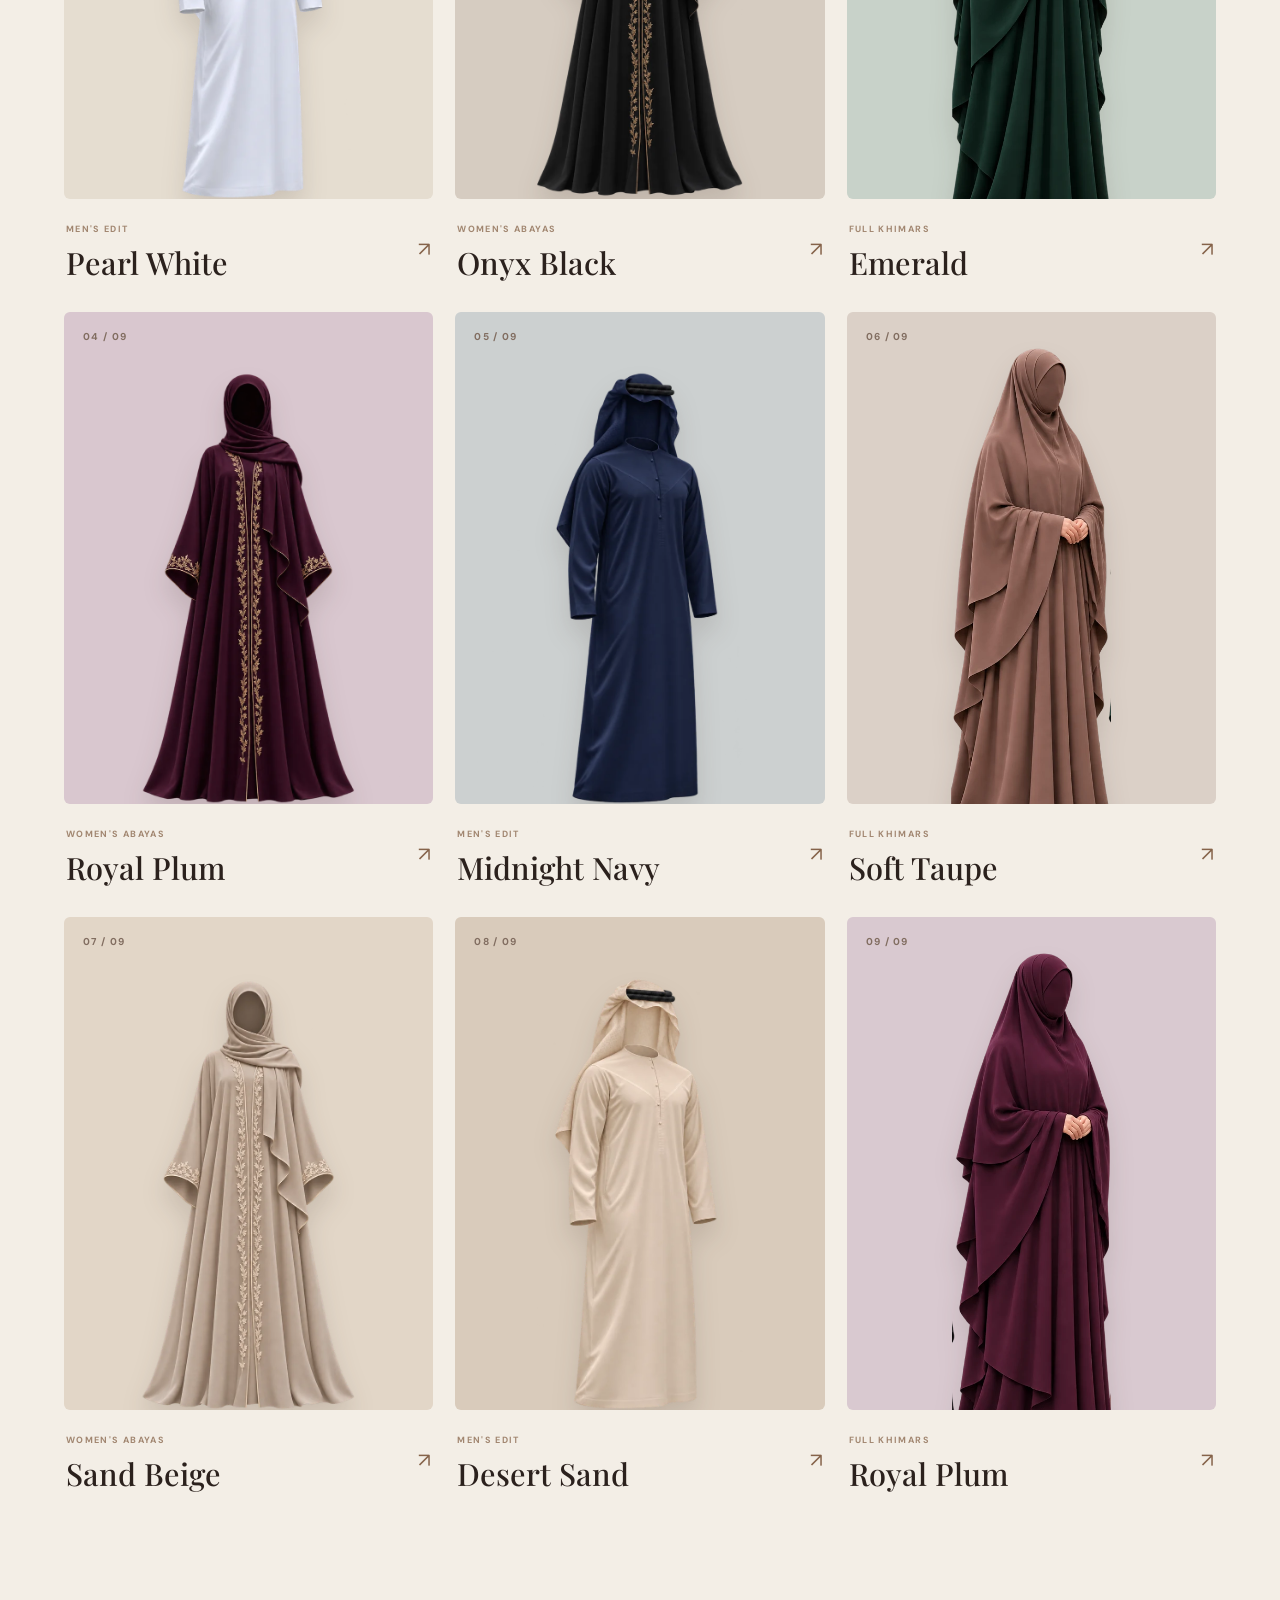
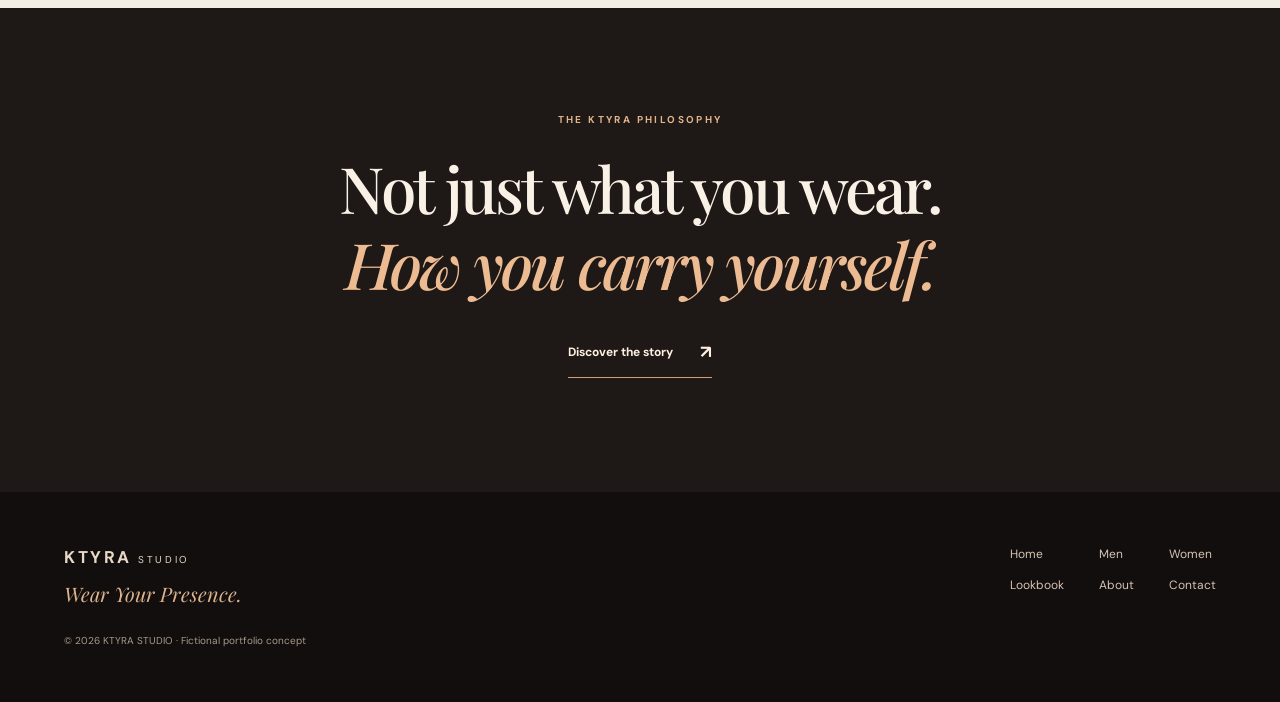
<file: lookbook.html>
<!doctype html>
<html lang="en"><head>
<meta charset="utf-8"><meta name="viewport" content="width=device-width,initial-scale=1">
<meta name="theme-color" content="#201817">
<meta name="description" content="A curated editorial lookbook of KTYRA STUDIO's signature thobes, embroidered abayas and full khimars.">
<title>The Lookbook | KTYRA STUDIO</title>
<link rel="preconnect" href="https://fonts.googleapis.com"><link rel="preconnect" href="https://fonts.gstatic.com" crossorigin><link href="https://fonts.googleapis.com/css2?family=DM+Sans:wght@400;500;600;700&family=Playfair+Display:ital,wght@0,500;0,600;1,500&display=swap" rel="stylesheet">
<link rel="stylesheet" href="./styles.css"><link rel="stylesheet" href="./men.css">
<link rel="stylesheet" href="./studio-pages.css">
<script src="./studio-pages.js" defer></script>
</head><body class="studio-inner-page studio-lookbook">
<header class="mens-header studio-header"><nav class="nav" aria-label="Primary navigation">
<a class="brand" href="./index.html" aria-label="KTYRA STUDIO home"><span class="mark" aria-hidden="true">K</span><span><strong>KTYRA</strong><small>STUDIO</small></span></a>
<div class="navlinks"><a href="./index.html">Home</a><a href="./index.html#collections">Collections</a><a href="./men.html">Men</a><a href="./women.html">Women</a><a href="./lookbook.html">Lookbook</a><a href="./about.html">About</a></div>
<div class="navright"><a class="studio-header__contact" href="./contact.html">Contact <span aria-hidden="true">↗</span></a>
<details class="mobile-menu"><summary aria-label="Open navigation menu"><span class="menu-lines" aria-hidden="true"><span></span><span></span><span></span></span><span>Menu</span></summary>
<nav class="mobile-menu-links" aria-label="Mobile navigation"><a href="./index.html">Home</a><a href="./men.html">Men's Thobes</a><a href="./women.html?category=abayas#collection">Abayas</a><a href="./women.html?category=khimars#collection">Full Khimars</a><a href="./lookbook.html">Lookbook</a><a href="./about.html">About</a><a href="./contact.html">Contact</a></nav></details>
</div></nav></header>
<main>
<section class="studio-page-hero studio-lookbook-hero" aria-labelledby="lookbookTitle">
<div class="studio-page-hero__copy">
<p class="studio-eyebrow">KTYRA STUDIO / THE EDITORIAL ARCHIVE</p>
<h1 id="lookbookTitle">The art of <em>presence.</em></h1>
<p>An exploration of silhouette, movement and understated character. Curated looks from our modestwear design concept.</p>
<a class="studio-text-link" href="#looks">Explore the looks <span aria-hidden="true">↗</span></a>
</div>
<div class="studio-page-hero__garments studio-page-hero__garments--three" aria-label="Three signature garment silhouettes">
<img src="./assets/products/men/thobes/classic-thobe-onyx-black.webp" alt="Onyx Black Classic Thobe" width="760" height="1040" fetchpriority="high">
<img src="./assets/products/women/abayas/embroidered-abaya-plum.webp" alt="Royal Plum embroidered abaya" width="760" height="1040" fetchpriority="high">
<img src="./assets/products/women/hijabs/full-khimar-sand.webp" alt="Sand Beige full-length khimar" width="620" height="1020" fetchpriority="high">
</div>
</section>
<section class="studio-gallery" id="looks" aria-labelledby="looksTitle">
<div class="studio-section-heading"><p class="studio-eyebrow studio-eyebrow--warm">THE CURATED EDIT / 2026</p><h2 id="looksTitle">Every fold <em>tells a story.</em></h2><p>From timeless thobes to fluid abayas and full khimars, discover our conceptual wardrobe.</p></div>
<div class="studio-gallery__filters" role="group" aria-label="Filter lookbook by type">
<button type="button" data-look-filter="all" aria-pressed="true" class="active">All looks <span>09</span></button>
<button type="button" data-look-filter="thobes" aria-pressed="false">Men's Edit</button>
<button type="button" data-look-filter="abayas" aria-pressed="false">Signature Abayas</button>
<button type="button" data-look-filter="khimars" aria-pressed="false">Full Khimars</button>
</div>
<p class="studio-gallery__count" id="lookCount" aria-live="polite">Showing 9 editorial looks</p>
<div class="studio-gallery__grid">
<article class="studio-look" data-look-kind="thobes">
<a href="./product.html?category=thobes&amp;shade=pearl-white" class="studio-look__link" aria-label="View Pearl White Classic Thobe details">
<div class="studio-look__image" style="--look-bg:#e5ddd0"><span>01 / 09</span><img src="./assets/products/men/thobes/classic-thobe-pearl-white.webp" loading="lazy" decoding="async" alt="Pearl White classic thobe" width="760" height="1040"></div>
<div class="studio-look__caption"><div><small>MEN'S EDIT</small><h3>Pearl White</h3></div><span aria-hidden="true">↗</span></div>
</a></article>
<article class="studio-look" data-look-kind="abayas">
<a href="./product.html?category=abayas&amp;shade=onyx" class="studio-look__link" aria-label="View Onyx Black Signature Abaya details">
<div class="studio-look__image" style="--look-bg:#d6ccc1"><span>02 / 09</span><img src="./assets/products/women/abayas/embroidered-abaya-onyx.webp" loading="lazy" decoding="async" alt="Onyx Black embroidered abaya" width="760" height="1040"></div>
<div class="studio-look__caption"><div><small>WOMEN'S ABAYAS</small><h3>Onyx Black</h3></div><span aria-hidden="true">↗</span></div>
</a></article>
<article class="studio-look" data-look-kind="khimars">
<a href="./product.html?category=khimars&amp;shade=emerald" class="studio-look__link" aria-label="View Emerald Full Khimar details">
<div class="studio-look__image" style="--look-bg:#c8d2c9"><span>03 / 09</span><img src="./assets/products/women/hijabs/full-khimar-emerald.webp" loading="lazy" decoding="async" alt="Emerald full khimar" width="760" height="1040"></div>
<div class="studio-look__caption"><div><small>FULL KHIMARS</small><h3>Emerald</h3></div><span aria-hidden="true">↗</span></div>
</a></article>
<article class="studio-look" data-look-kind="abayas">
<a href="./product.html?category=abayas&amp;shade=plum" class="studio-look__link" aria-label="View Royal Plum Signature Abaya details">
<div class="studio-look__image" style="--look-bg:#d9c7cf"><span>04 / 09</span><img src="./assets/products/women/abayas/embroidered-abaya-plum.webp" loading="lazy" decoding="async" alt="Royal Plum embroidered abaya" width="760" height="1040"></div>
<div class="studio-look__caption"><div><small>WOMEN'S ABAYAS</small><h3>Royal Plum</h3></div><span aria-hidden="true">↗</span></div>
</a></article>
<article class="studio-look" data-look-kind="thobes">
<a href="./product.html?category=thobes&amp;shade=midnight-navy" class="studio-look__link" aria-label="View Midnight Navy Classic Thobe details">
<div class="studio-look__image" style="--look-bg:#ccd0d0"><span>05 / 09</span><img src="./assets/products/men/thobes/classic-thobe-midnight-navy.webp" loading="lazy" decoding="async" alt="Midnight Navy classic thobe" width="760" height="1040"></div>
<div class="studio-look__caption"><div><small>MEN'S EDIT</small><h3>Midnight Navy</h3></div><span aria-hidden="true">↗</span></div>
</a></article>
<article class="studio-look" data-look-kind="khimars">
<a href="./product.html?category=khimars&amp;shade=taupe" class="studio-look__link" aria-label="View Soft Taupe Full Khimar details">
<div class="studio-look__image" style="--look-bg:#dbd0c7"><span>06 / 09</span><img src="./assets/products/women/hijabs/full-khimar-taupe.webp" loading="lazy" decoding="async" alt="Soft Taupe full khimar" width="760" height="1040"></div>
<div class="studio-look__caption"><div><small>FULL KHIMARS</small><h3>Soft Taupe</h3></div><span aria-hidden="true">↗</span></div>
</a></article>
<article class="studio-look" data-look-kind="abayas">
<a href="./product.html?category=abayas&amp;shade=sand" class="studio-look__link" aria-label="View Sand Beige Signature Abaya details">
<div class="studio-look__image" style="--look-bg:#e2d6c7"><span>07 / 09</span><img src="./assets/products/women/abayas/embroidered-abaya-sand.webp" loading="lazy" decoding="async" alt="Sand Beige embroidered abaya" width="760" height="1040"></div>
<div class="studio-look__caption"><div><small>WOMEN'S ABAYAS</small><h3>Sand Beige</h3></div><span aria-hidden="true">↗</span></div>
</a></article>
<article class="studio-look" data-look-kind="thobes">
<a href="./product.html?category=thobes&amp;shade=desert-sand" class="studio-look__link" aria-label="View Desert Sand Classic Thobe details">
<div class="studio-look__image" style="--look-bg:#d9cbbb"><span>08 / 09</span><img src="./assets/products/men/thobes/classic-thobe-desert-sand.webp" loading="lazy" decoding="async" alt="Desert Sand classic thobe" width="760" height="1040"></div>
<div class="studio-look__caption"><div><small>MEN'S EDIT</small><h3>Desert Sand</h3></div><span aria-hidden="true">↗</span></div>
</a></article>
<article class="studio-look" data-look-kind="khimars">
<a href="./product.html?category=khimars&amp;shade=plum" class="studio-look__link" aria-label="View Royal Plum Full Khimar details">
<div class="studio-look__image" style="--look-bg:#d9c9d0"><span>09 / 09</span><img src="./assets/products/women/hijabs/full-khimar-plum.webp" loading="lazy" decoding="async" alt="Royal Plum full khimar" width="760" height="1040"></div>
<div class="studio-look__caption"><div><small>FULL KHIMARS</small><h3>Royal Plum</h3></div><span aria-hidden="true">↗</span></div>
</a></article>
</div>
</section>
<section class="studio-cta-panel"><p class="studio-eyebrow">THE KTYRA PHILOSOPHY</p><h2>Not just what you wear.<br><em>How you carry yourself.</em></h2><a href="./about.html" class="studio-text-link">Discover the story <span aria-hidden="true">↗</span></a></section>
</main><footer class="studio-footer"><div><a class="studio-footer__brand" href="./index.html">KTYRA <span>STUDIO</span></a><p>Wear Your Presence.</p><small>© 2026 KTYRA STUDIO · Fictional portfolio concept</small></div><nav aria-label="Footer navigation"><a href="./index.html">Home</a><a href="./men.html">Men</a><a href="./women.html">Women</a><a href="./lookbook.html">Lookbook</a><a href="./about.html">About</a><a href="./contact.html">Contact</a></nav></footer></body></html>
</file>
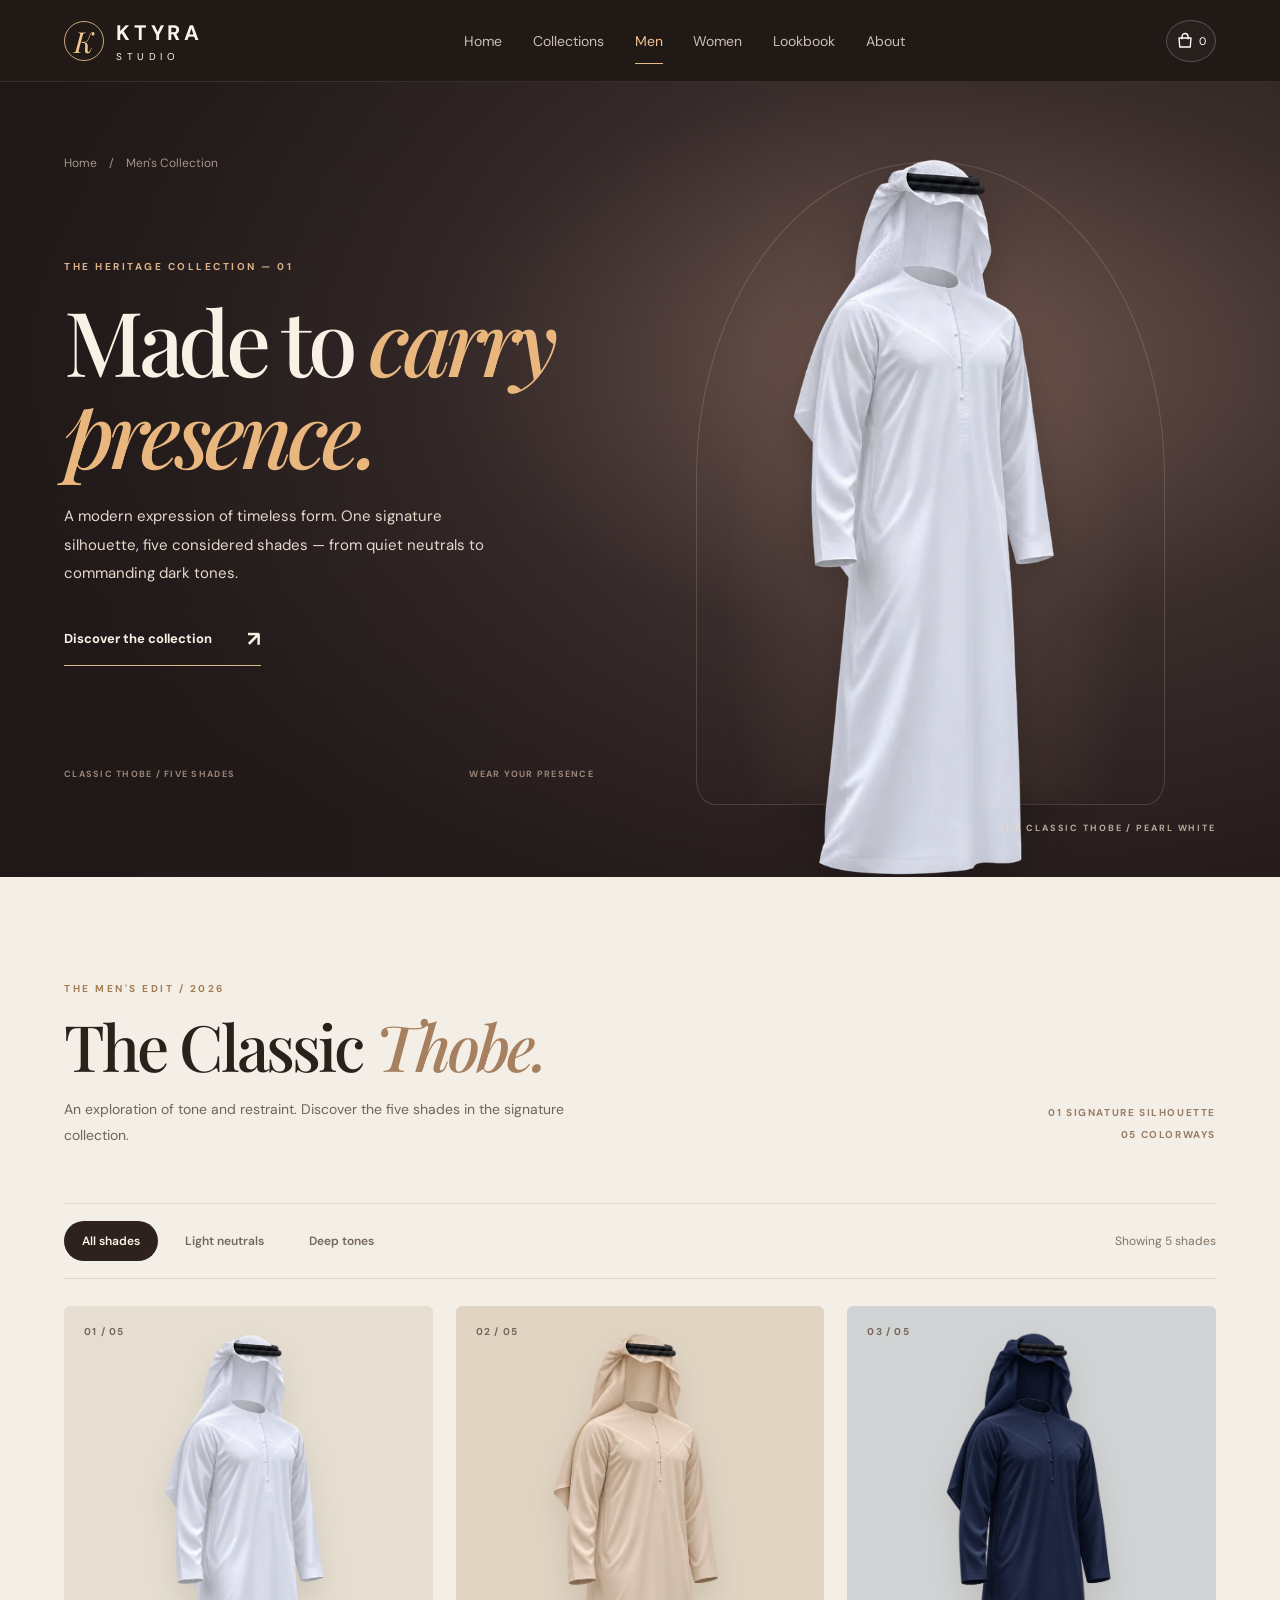
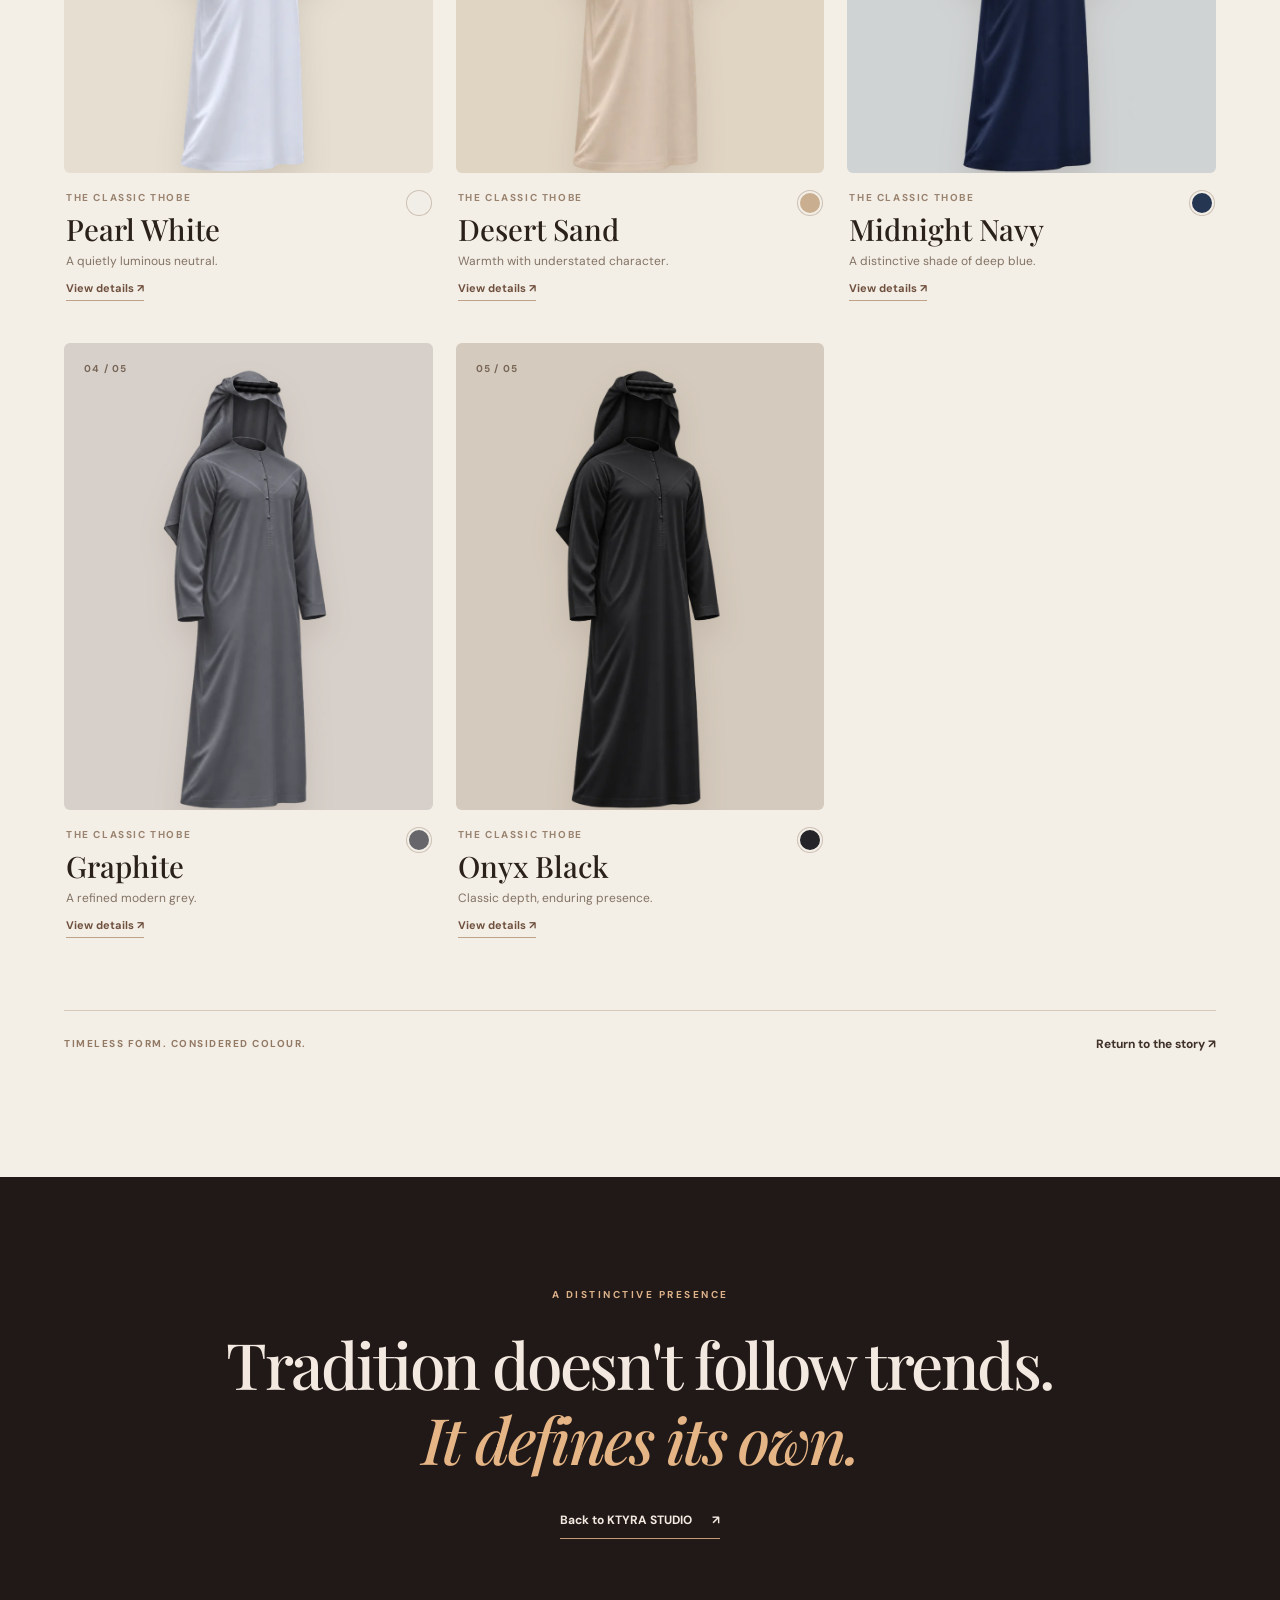
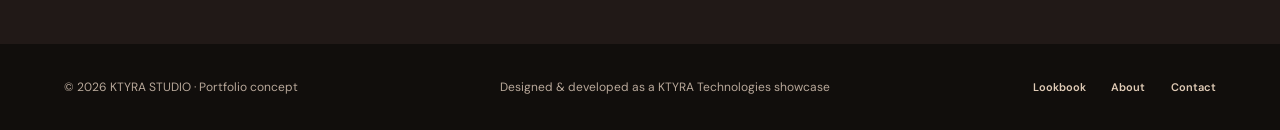
<file: men.html>
<!doctype html>
<html lang="en">
<head>
<meta charset="utf-8">
<meta name="viewport" content="width=device-width,initial-scale=1">
<meta name="theme-color" content="#1b1513">
<meta name="description" content="Explore KTYRA STUDIO's men's collection: the classic thobe in five considered shades, from Pearl White to Onyx Black.">
<meta property="og:title" content="Men's Collection | KTYRA STUDIO">
<meta property="og:description" content="Heritage, with intention. Explore five considered shades of the Classic Thobe.">
<title>Men's Collection | KTYRA STUDIO</title>
<link rel="preconnect" href="https://fonts.googleapis.com">
<link rel="preconnect" href="https://fonts.gstatic.com" crossorigin>
<link href="https://fonts.googleapis.com/css2?family=DM+Sans:wght@400;500;600;700&family=Playfair+Display:ital,wght@0,500;0,600;1,500&display=swap" rel="stylesheet">
<link rel="stylesheet" href="./styles.css">
<link rel="stylesheet" href="./men.css">
<script src="./men.js" defer></script>
</head>
<body class="mens-page">
<header class="mens-header">
<nav class="nav" aria-label="Primary navigation">
  <a class="brand" href="./index.html" aria-label="KTYRA Studio — homepage"><span class="mark" aria-hidden="true">K</span><span><strong>KTYRA</strong><small>STUDIO</small></span></a>
  <div class="navlinks"><a href="./index.html">Home</a><a href="./index.html#collections">Collections</a><a href="./men.html" aria-current="page">Men</a><a href="./women.html">Women</a><a href="./lookbook.html">Lookbook</a><a href="./about.html">About</a></div>
  <div class="navright">
    <button type="button" class="iconbtn mens-bag" id="menBag" aria-label="Shopping bag preview"><svg width="18" height="20" viewBox="0 0 24 24" fill="none" stroke="currentColor" stroke-width="1.8" stroke-linecap="round" stroke-linejoin="round" aria-hidden="true"><path d="M4 8h16l-1 12H5L4 8Z"/><path d="M8 9V6a4 4 0 0 1 8 0v3"/></svg><span>0</span></button>
    <details class="mobile-menu"><summary aria-label="Open navigation menu"><span class="menu-lines" aria-hidden="true"><span></span><span></span><span></span></span><span>Menu</span></summary>
      <nav class="mobile-menu-links" aria-label="Mobile navigation"><a href="./index.html">Home</a><a href="./index.html#collections">Collections</a><a href="./men.html" aria-current="page">Men's Thobes</a><a href="./women.html?category=abayas#collection">Women's Abayas</a><a href="./women.html?category=khimars#collection">Full Khimars</a><a href="./about.html">About</a><a href="./lookbook.html">Lookbook</a><a href="./contact.html">Contact</a></nav>
    </details>
  </div>
</nav>
</header>
<main>
  <section class="mens-hero" aria-labelledby="mens-title">
    <div class="mens-hero__inner">
      <div class="mens-hero__copy">
        <div class="mens-breadcrumb"><a href="./index.html">Home</a><span aria-hidden="true">/</span><span>Men's Collection</span></div>
        <p class="mens-overline">THE HERITAGE COLLECTION <span aria-hidden="true">—</span> 01</p>
        <h1 id="mens-title">Made to <em>carry presence.</em></h1>
        <p class="mens-hero__lead">A modern expression of timeless form. One signature silhouette, five considered shades — from quiet neutrals to commanding dark tones.</p>
        <a class="mens-hero__link" href="#the-edit">Discover the collection <span aria-hidden="true">↗</span></a>
        <div class="mens-hero__foot"><span>CLASSIC THOBE / FIVE SHADES</span><span>WEAR YOUR PRESENCE</span></div>
      </div>
      <div class="mens-hero__visual">
        <div class="mens-hero__arch" aria-hidden="true"></div>
        <img src="./assets/products/men/thobes/classic-thobe-pearl-white.webp" width="760" height="1040" alt="Pearl White Classic Thobe, a faceless full-length garment with matching headwear" fetchpriority="high">
        <span class="mens-hero__image-label">THE CLASSIC THOBE <span aria-hidden="true">/</span> PEARL WHITE</span>
      </div>
    </div>
  </section>
  <section class="mens-edit" id="the-edit" aria-labelledby="edit-title">
    <div class="mens-edit__top">
      <div>
        <p class="mens-overline mens-overline--warm">THE MEN'S EDIT / 2026</p>
        <h2 id="edit-title">The Classic <em>Thobe.</em></h2>
        <p class="mens-edit__description">An exploration of tone and restraint. Discover the five shades in the signature collection.</p>
      </div>
      <div class="mens-edit__meta"><span>01 SIGNATURE SILHOUETTE</span><span>05 COLORWAYS</span></div>
    </div>
    <div class="mens-tools">
      <div class="mens-filters" role="group" aria-label="Filter garments by shade">
        <button type="button" class="mens-filter active" data-filter="all" aria-pressed="true">All shades</button>
        <button type="button" class="mens-filter" data-filter="light" aria-pressed="false">Light neutrals</button>
        <button type="button" class="mens-filter" data-filter="dark" aria-pressed="false">Deep tones</button>
      </div>
      <p class="mens-results" id="resultsCount" aria-live="polite">Showing 5 shades</p>
    </div>
    <div class="mens-products" id="mensProducts" aria-label="Classic Thobe colorways">
      <noscript><p>Enable JavaScript to browse the colorway previews. The full garment imagery is available in the homepage interactive showcase.</p></noscript>
    </div>
    <div class="mens-edit__closing"><span>TIMELESS FORM. CONSIDERED COLOUR.</span><a href="./index.html#mens-edit">Return to the story <span aria-hidden="true">↗</span></a></div>
  </section>
  <section class="mens-statement" aria-labelledby="statement-title">
    <span class="mens-overline">A DISTINCTIVE PRESENCE</span>
    <h2 id="statement-title">Tradition doesn't follow trends.<br><em>It defines its own.</em></h2>
    <a href="./index.html">Back to KTYRA STUDIO <span aria-hidden="true">↗</span></a>
  </section>
</main>
<footer class="mens-footer"><span>© 2026 KTYRA STUDIO · Portfolio concept</span><span>Designed &amp; developed as a KTYRA Technologies showcase</span><nav class="site-footer-links" aria-label="Footer navigation"><a href="./lookbook.html">Lookbook</a><a href="./about.html">About</a><a href="./contact.html">Contact</a></nav></footer>
<dialog class="men-preview" id="menPreview" aria-labelledby="previewName">
  <button type="button" class="men-preview__close" id="previewClose" aria-label="Close garment preview">×</button>
  <div class="men-preview__grid">
    <div class="men-preview__visual"><img id="previewImage" src="./assets/products/men/thobes/classic-thobe-pearl-white.webp" alt="Pearl White Classic Thobe" width="760" height="1040"></div>
    <div class="men-preview__copy">
      <p class="mens-overline mens-overline--warm">KTYRA STUDIO / THE MEN'S EDIT</p>
      <h2 id="previewName">The Classic Thobe</h2>
      <p class="men-preview__shade" id="previewShade">Pearl White</p>
      <p class="men-preview__description">A considered expression of traditional form, presented in five distinctive shades.</p>
      <div class="men-preview__separator"></div>
      <p class="men-preview__label">DISCOVER A SHADE</p>
      <div class="men-preview__swatches" id="previewSwatches" role="group" aria-label="Choose a garment shade"></div>
      <p class="men-preview__note">Explore garment details, indicative demo pricing and sizes. Checkout remains unavailable.</p>
      <a class="preview-product-link" id="previewProductLink" href="./product.html?category=thobes&amp;shade=pearl-white">View Product Details <span aria-hidden="true">↗</span></a>
      <button type="button" class="men-preview__back" id="previewBack">Continue exploring <span aria-hidden="true">↗</span></button>
    </div>
  </div>
</dialog>
<div class="mens-toast" id="mensToast" role="status" aria-live="polite"></div>
</body>
</html>
</file>
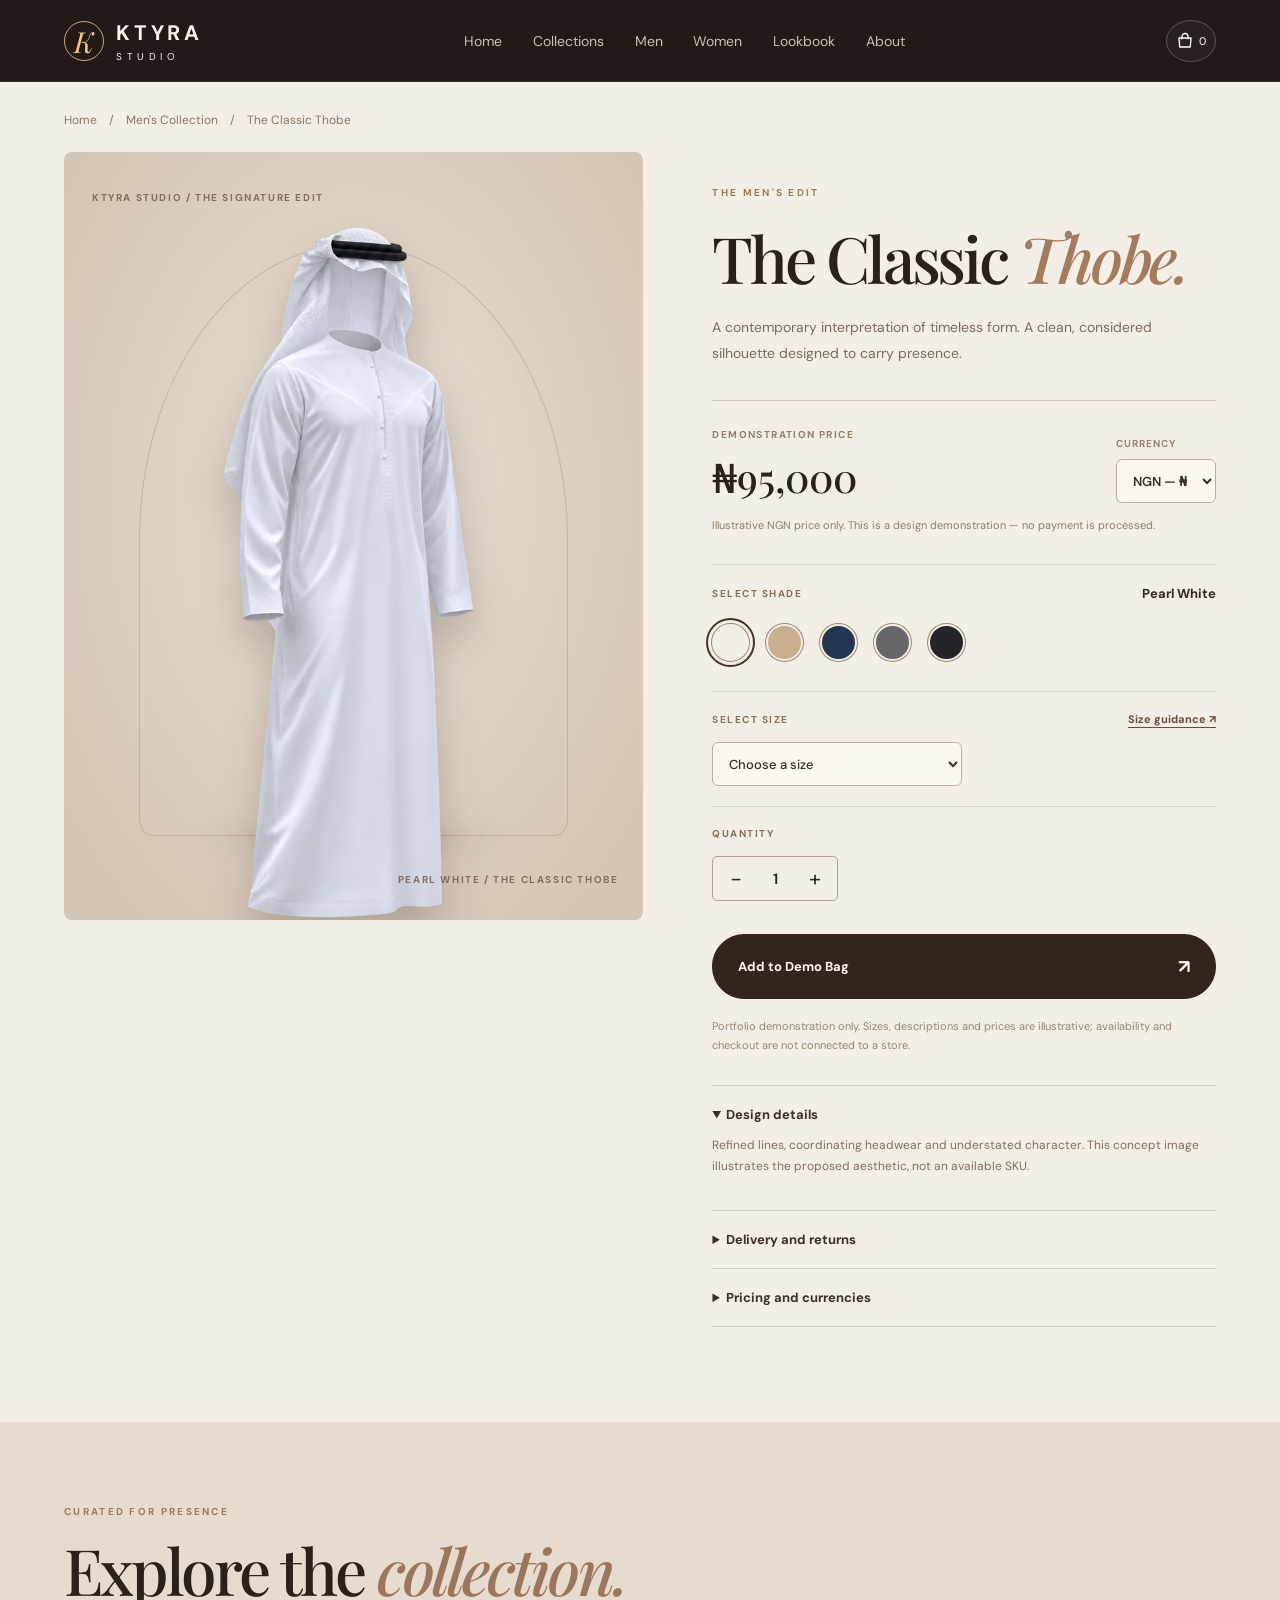
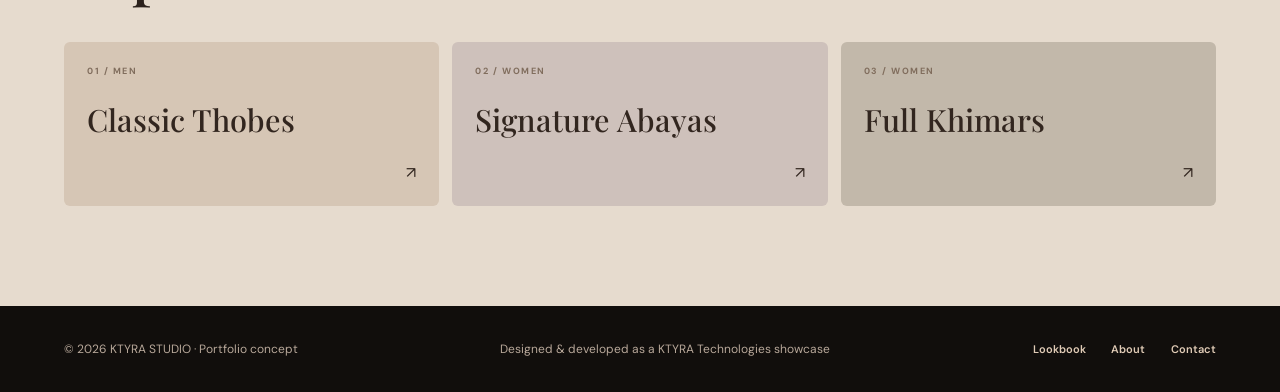
<file: product.html>
<!doctype html>
<html lang="en">
<head>
  <meta charset="utf-8">
  <meta name="viewport" content="width=device-width,initial-scale=1">
  <meta name="theme-color" content="#221917">
  <meta name="description" content="Explore the details of KTYRA STUDIO's signature modestwear. Discover shades, sizes and indicative multi-currency demo pricing.">
  <title>Product Details | KTYRA STUDIO</title>
  <link rel="preconnect" href="https://fonts.googleapis.com">
  <link rel="preconnect" href="https://fonts.gstatic.com" crossorigin>
  <link href="https://fonts.googleapis.com/css2?family=DM+Sans:wght@400;500;600;700&family=Playfair+Display:ital,wght@0,500;0,600;1,500&display=swap" rel="stylesheet">
  <link rel="stylesheet" href="./styles.css">
  <link rel="stylesheet" href="./men.css">
  <link rel="stylesheet" href="./product.css">
  <script src="./shop-data.js" defer></script>
  <script src="./product.js" defer></script>
</head>
<body class="product-page">
<header class="mens-header product-header">
  <nav class="nav" aria-label="Primary navigation">
    <a class="brand" href="./index.html" aria-label="KTYRA STUDIO homepage"><span class="mark" aria-hidden="true">K</span><span><strong>KTYRA</strong><small>STUDIO</small></span></a>
    <div class="navlinks">
      <a href="./index.html">Home</a><a href="./index.html#collections">Collections</a>
      <a href="./men.html">Men</a><a href="./women.html">Women</a>
      <a href="./lookbook.html">Lookbook</a><a href="./about.html">About</a>
    </div>
    <div class="navright">
      <button type="button" class="iconbtn product-bag-button" id="openBag" aria-label="Open demo shopping bag"><svg width="18" height="20" viewBox="0 0 24 24" fill="none" stroke="currentColor" stroke-width="1.8" stroke-linecap="round" stroke-linejoin="round" aria-hidden="true"><path d="M4 8h16l-1 12H5L4 8Z"/><path d="M8 9V6a4 4 0 0 1 8 0v3"/></svg><span id="bagCount">0</span></button>
      <details class="mobile-menu"><summary aria-label="Open navigation menu"><span class="menu-lines" aria-hidden="true"><span></span><span></span><span></span></span><span>Menu</span></summary>
        <nav class="mobile-menu-links" aria-label="Mobile navigation"><a href="./index.html">Home</a><a href="./men.html">Men's Thobes</a><a href="./women.html?category=abayas#collection">Signature Abayas</a><a href="./women.html?category=khimars#collection">Full Khimars</a><a href="./about.html">About</a><a href="./lookbook.html">Lookbook</a><a href="./contact.html">Contact</a></nav>
      </details>
    </div>
  </nav>
</header>
<main>
  <div class="product-crumbs">
    <a href="./index.html">Home</a><span aria-hidden="true">/</span>
    <a id="crumbCollection" href="./men.html">Men's Collection</a><span aria-hidden="true">/</span>
    <span id="crumbProduct" aria-current="page">The Classic Thobe</span>
  </div>
  <section class="product-detail" aria-labelledby="productName">
    <div class="product-detail__visual">
      <p class="product-detail__image-index">KTYRA STUDIO <span aria-hidden="true">/</span> THE SIGNATURE EDIT</p>
      <div class="product-detail__arch" aria-hidden="true"></div>
      <div class="product-detail__ground" aria-hidden="true"></div>
      <img id="productImage" src="./assets/products/men/thobes/classic-thobe-pearl-white.webp" alt="Pearl White Classic Thobe" width="760" height="1040" fetchpriority="high">
      <p class="product-detail__image-caption" id="imageCaption">PEARL WHITE / THE CLASSIC THOBE</p>
    </div>
    <div class="product-detail__content">
      <span class="product-overline" id="productKicker">THE MEN'S EDIT</span>
      <h1 id="productName">The Classic <em>Thobe.</em></h1>
      <p id="productDescription" class="product-detail__description">A considered expression of timeless modestwear, with clean lines and a distinctive silhouette.</p>
      <div class="product-price-line">
        <div><p class="product-price-label">DEMONSTRATION PRICE</p><div class="product-price" id="productPrice" aria-live="polite">₦95,000</div></div>
        <div><label for="currencySelect" class="product-currency-label">CURRENCY</label><select id="currencySelect"><option value="NGN">NGN — ₦</option><option value="USD">USD — $</option><option value="GBP">GBP — £</option></select></div>
      </div>
      <p id="rateNotice" class="product-rate-notice" aria-live="polite">Illustrative price only. No purchase or payment is being processed.</p>
      <div class="product-option"><div class="product-option__top"><span>SELECT SHADE</span><strong id="selectedShade">Pearl White</strong></div><div class="product-shades" id="shadeButtons" role="group" aria-label="Garment shade"></div></div>
      <div class="product-option"><div class="product-option__top"><label for="sizeSelect">SELECT SIZE</label><button type="button" id="sizeGuide" class="text-link">Size guidance <span aria-hidden="true">↗</span></button></div><select id="sizeSelect" class="product-size" required><option value="">Choose a size</option></select></div>
      <div class="product-option"><div class="product-option__top"><span>QUANTITY</span></div>
        <div class="product-quantity" role="group" aria-label="Quantity"><button id="decreaseQty" type="button" aria-label="Decrease quantity">−</button><output id="quantity" aria-live="polite">1</output><button id="increaseQty" type="button" aria-label="Increase quantity">+</button></div>
      </div>
      <button class="product-add" id="addToBag" type="button">Add to Demo Bag <span aria-hidden="true">↗</span></button>
      <p class="product-demonote">Portfolio demonstration only. Sizes, descriptions and prices are illustrative; availability and checkout are not connected to a store.</p>
      <div class="product-accordions">
        <details open><summary>Design details</summary><p id="detailsText">Refined lines and timeless form, presented as a concept garment.</p></details>
        <details><summary>Delivery and returns</summary><p>No live shipping, return policy, or transactions are configured for this portfolio demonstration.</p></details>
        <details><summary>Pricing and currencies</summary><p>NGN is the base price. USD and GBP use fixed fictional demonstration rates for the visual design, not live currency conversion. No real checkout or settlement occurs.</p></details>
      </div>
    </div>
  </section>
  <section class="product-discover" aria-labelledby="discoverTitle">
    <span class="product-overline">CURATED FOR PRESENCE</span>
    <h2 id="discoverTitle">Explore the <em>collection.</em></h2>
    <div class="product-discover__links">
      <a href="./men.html"><span>01 / MEN</span><strong>Classic Thobes</strong><span aria-hidden="true">↗</span></a>
      <a href="./women.html?category=abayas#collection"><span>02 / WOMEN</span><strong>Signature Abayas</strong><span aria-hidden="true">↗</span></a>
      <a href="./women.html?category=khimars#collection"><span>03 / WOMEN</span><strong>Full Khimars</strong><span aria-hidden="true">↗</span></a>
    </div>
  </section>
</main>
<footer class="mens-footer"><span>© 2026 KTYRA STUDIO · Portfolio concept</span><span>Designed &amp; developed as a KTYRA Technologies showcase</span><nav class="site-footer-links" aria-label="Footer navigation"><a href="./lookbook.html">Lookbook</a><a href="./about.html">About</a><a href="./contact.html">Contact</a></nav></footer>
<dialog class="product-dialog" id="sizeDialog" aria-labelledby="sizeTitle">
  <button id="closeSize" type="button" class="dialog-close" aria-label="Close size guidance">×</button>
  <span class="product-overline">FIND YOUR FIT</span>
  <h2 id="sizeTitle">Size guidance.</h2>
  <p>These sizes are illustrative placeholders for the portfolio. Actual measurements must be supplied and verified before real orders are accepted. Full khimars are shown as one-size concepts.</p>
  <button type="button" class="dialog-action" id="dismissSize">Understood</button>
</dialog>
<dialog class="product-dialog product-bag-dialog" id="bagDialog" aria-labelledby="bagTitle">
  <button class="dialog-close" id="closeBag" type="button" aria-label="Close shopping bag">×</button>
  <span class="product-overline">YOUR SELECTION</span>
  <h2 id="bagTitle">The demo bag.</h2>
  <div id="bagItems"></div>
  <div class="bag-total"><span>Estimated subtotal <small>(NGN)</small></span><strong id="bagTotal">₦0</strong></div>
  <p class="product-demonote">Demonstration only. Items are saved on this device. No checkout, taxes or shipping charges are provided.</p>
  <a class="checkout-link" href="./checkout.html" id="proceedCheckout" hidden>Continue to Demo Checkout <span aria-hidden="true">↗</span></a>
  <button type="button" id="continueShopping" class="dialog-action">Continue exploring</button>
</dialog>
<div class="mens-toast" id="productToast" role="status" aria-live="polite"></div>
</body>
</html>
</file>
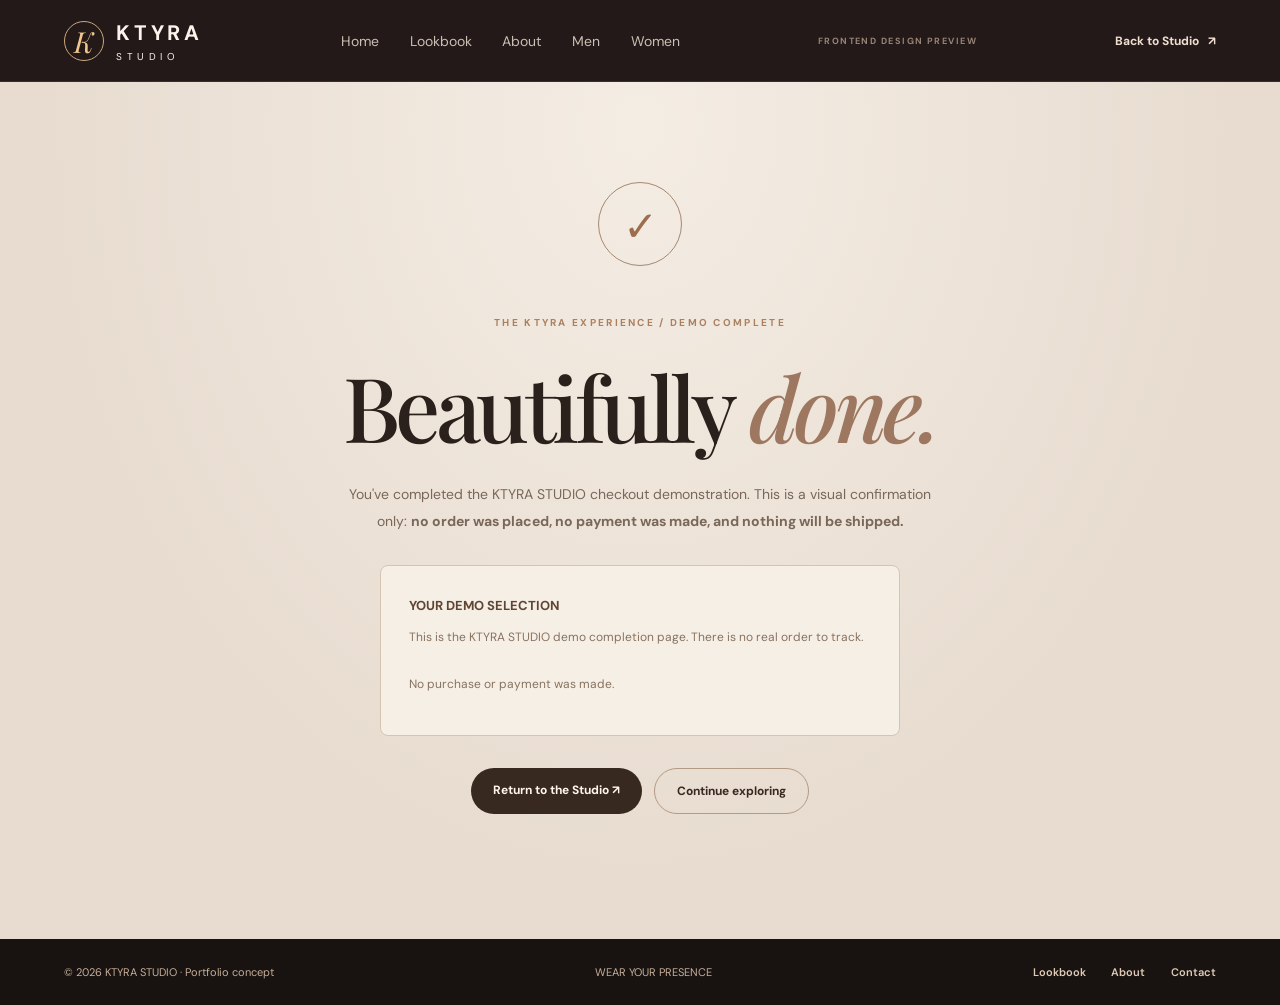
<file: success.html>
<!doctype html>
<html lang="en">
<head>
<meta charset="utf-8"><meta name="viewport" content="width=device-width,initial-scale=1">
<meta name="theme-color" content="#241a18">
<meta name="robots" content="noindex">
<meta name="description" content="KTYRA STUDIO checkout confirmation design preview. No actual order or payment has occurred.">
<title>Demo Completed | KTYRA STUDIO</title>
<link rel="preconnect" href="https://fonts.googleapis.com"><link rel="preconnect" href="https://fonts.gstatic.com" crossorigin>
<link href="https://fonts.googleapis.com/css2?family=DM+Sans:wght@400;500;600;700&family=Playfair+Display:ital,wght@0,500;0,600;1,500&display=swap" rel="stylesheet">
<link rel="stylesheet" href="./styles.css"><link rel="stylesheet" href="./men.css"><link rel="stylesheet" href="./checkout.css">
<script src="./shop-data.js" defer></script><script src="./success.js" defer></script>
</head>
<body class="success-page">
<header class="mens-header checkout-header"><nav class="nav" aria-label="Primary navigation">
<a class="brand" href="./index.html" aria-label="KTYRA STUDIO homepage"><span class="mark" aria-hidden="true">K</span><span><strong>KTYRA</strong><small>STUDIO</small></span></a>
<div class="navlinks"><a href="./index.html">Home</a><a href="./lookbook.html">Lookbook</a><a href="./about.html">About</a><a href="./men.html">Men</a><a href="./women.html">Women</a></div>
<div class="checkout-header__caption">FRONTEND DESIGN PREVIEW</div><div class="navright"><a class="checkout-back" href="./index.html">Back to Studio <span aria-hidden="true">↗</span></a></div>
</nav></header>
<main class="checkout-success">
<div class="checkout-success__seal" aria-hidden="true">✓</div>
<p class="checkout-overline">THE KTYRA EXPERIENCE / DEMO COMPLETE</p>
<h1>Beautifully <em>done.</em></h1>
<p class="checkout-success__description">You've completed the KTYRA STUDIO checkout demonstration. This is a visual confirmation only: <strong>no order was placed, no payment was made, and nothing will be shipped.</strong></p>
<section class="checkout-success__summary" aria-labelledby="summaryTitle">
<strong id="summaryTitle">YOUR DEMO SELECTION</strong>
<p id="successSummaryMeta">A considered edit, selected with intention.</p>
<div id="successSummaryItems" class="checkout-success__summary-list"></div>
<p id="successSubtotal"></p>
</section>
<div class="checkout-success__actions">
<a href="./index.html">Return to the Studio <span aria-hidden="true">↗</span></a>
<a href="./women.html">Continue exploring</a>
</div>
</main>
<footer class="checkout-footer"><span>© 2026 KTYRA STUDIO · Portfolio concept</span><span>WEAR YOUR PRESENCE</span><nav class="site-footer-links" aria-label="Footer navigation"><a href="./lookbook.html">Lookbook</a><a href="./about.html">About</a><a href="./contact.html">Contact</a></nav></footer>
</body></html>
</file>
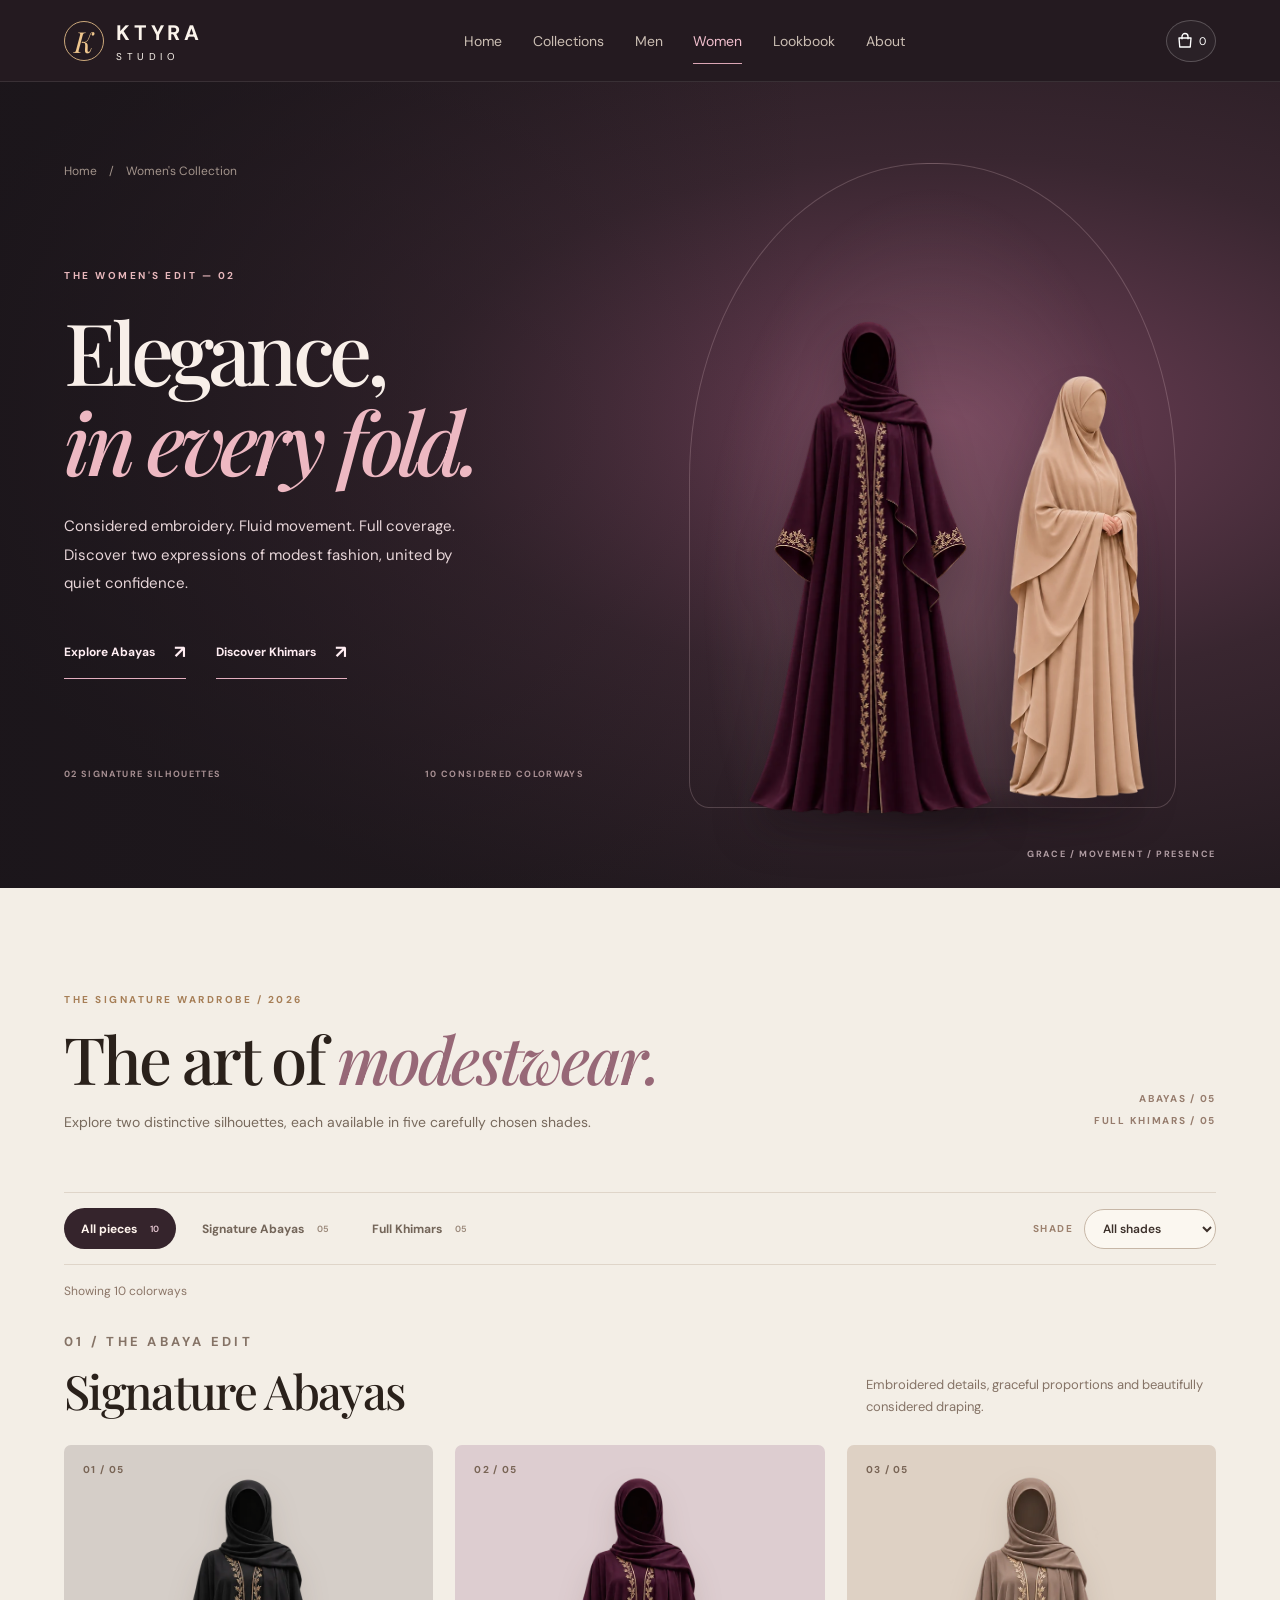
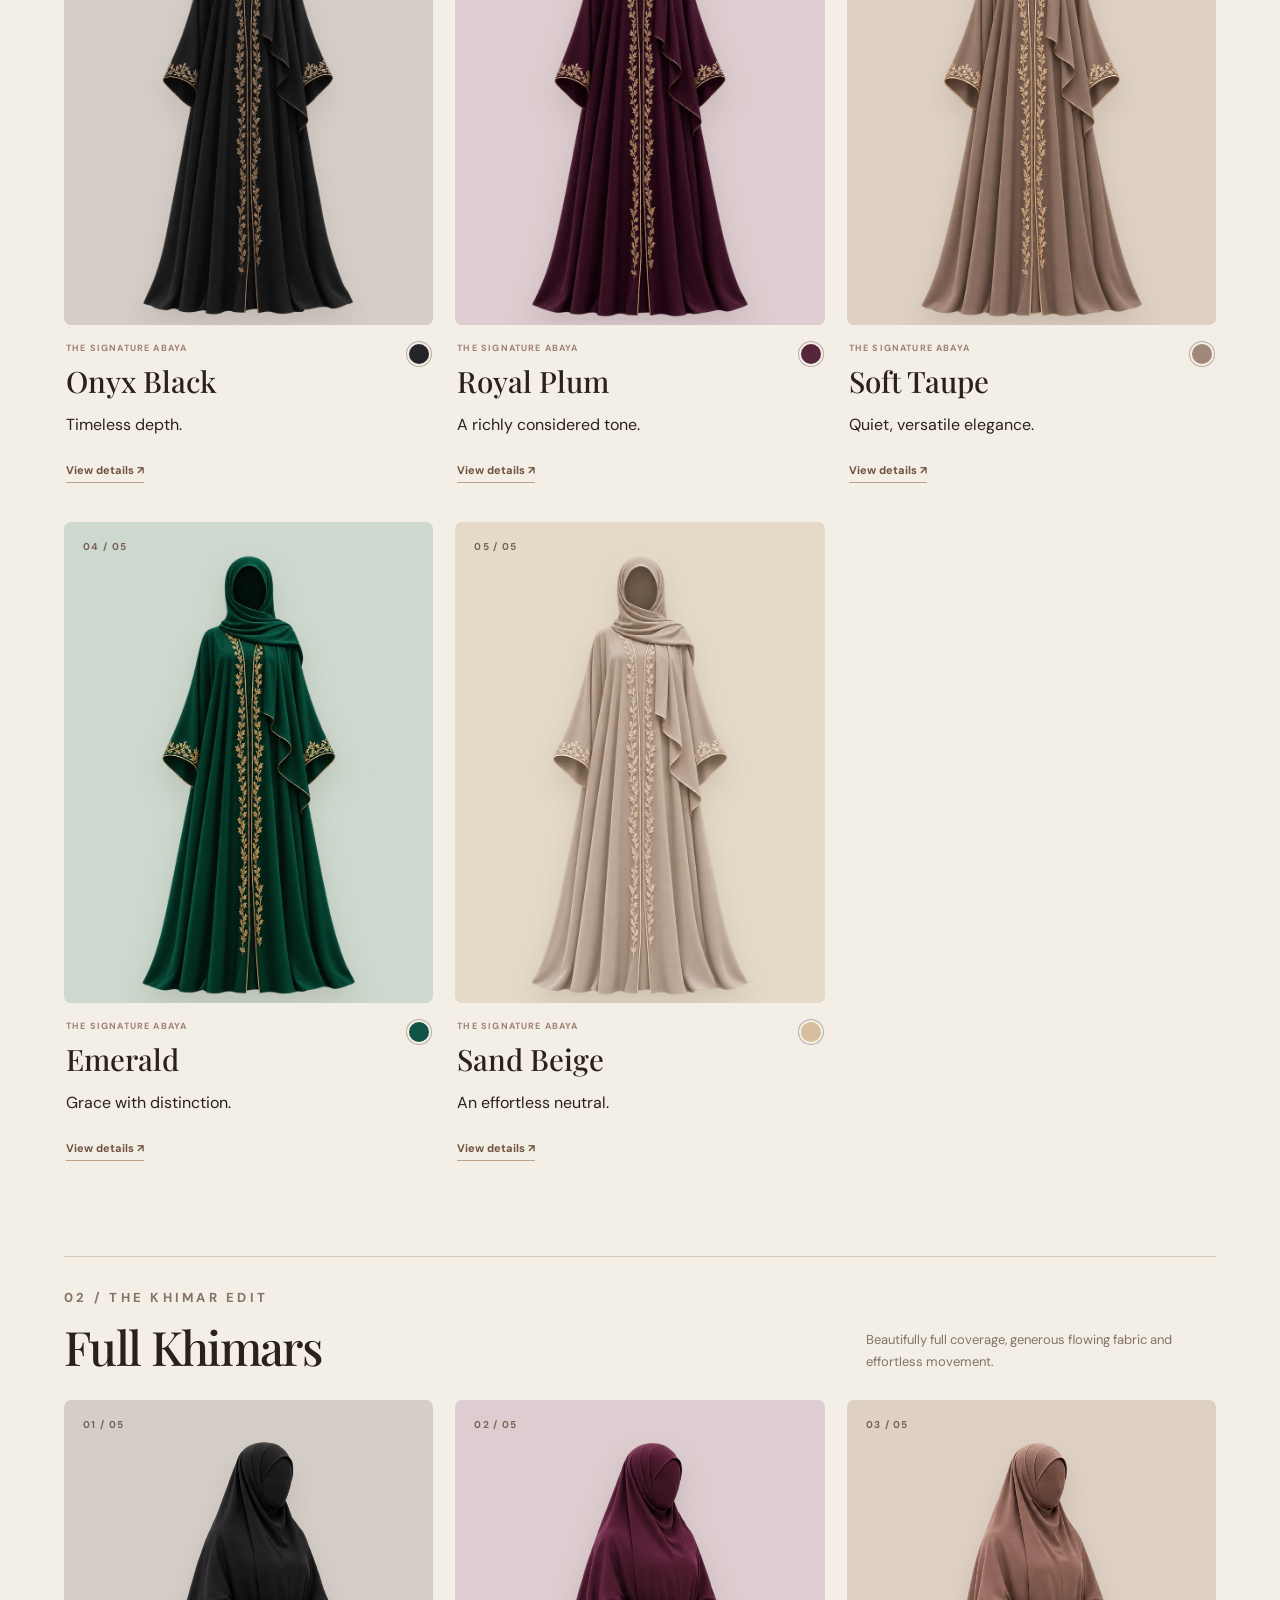
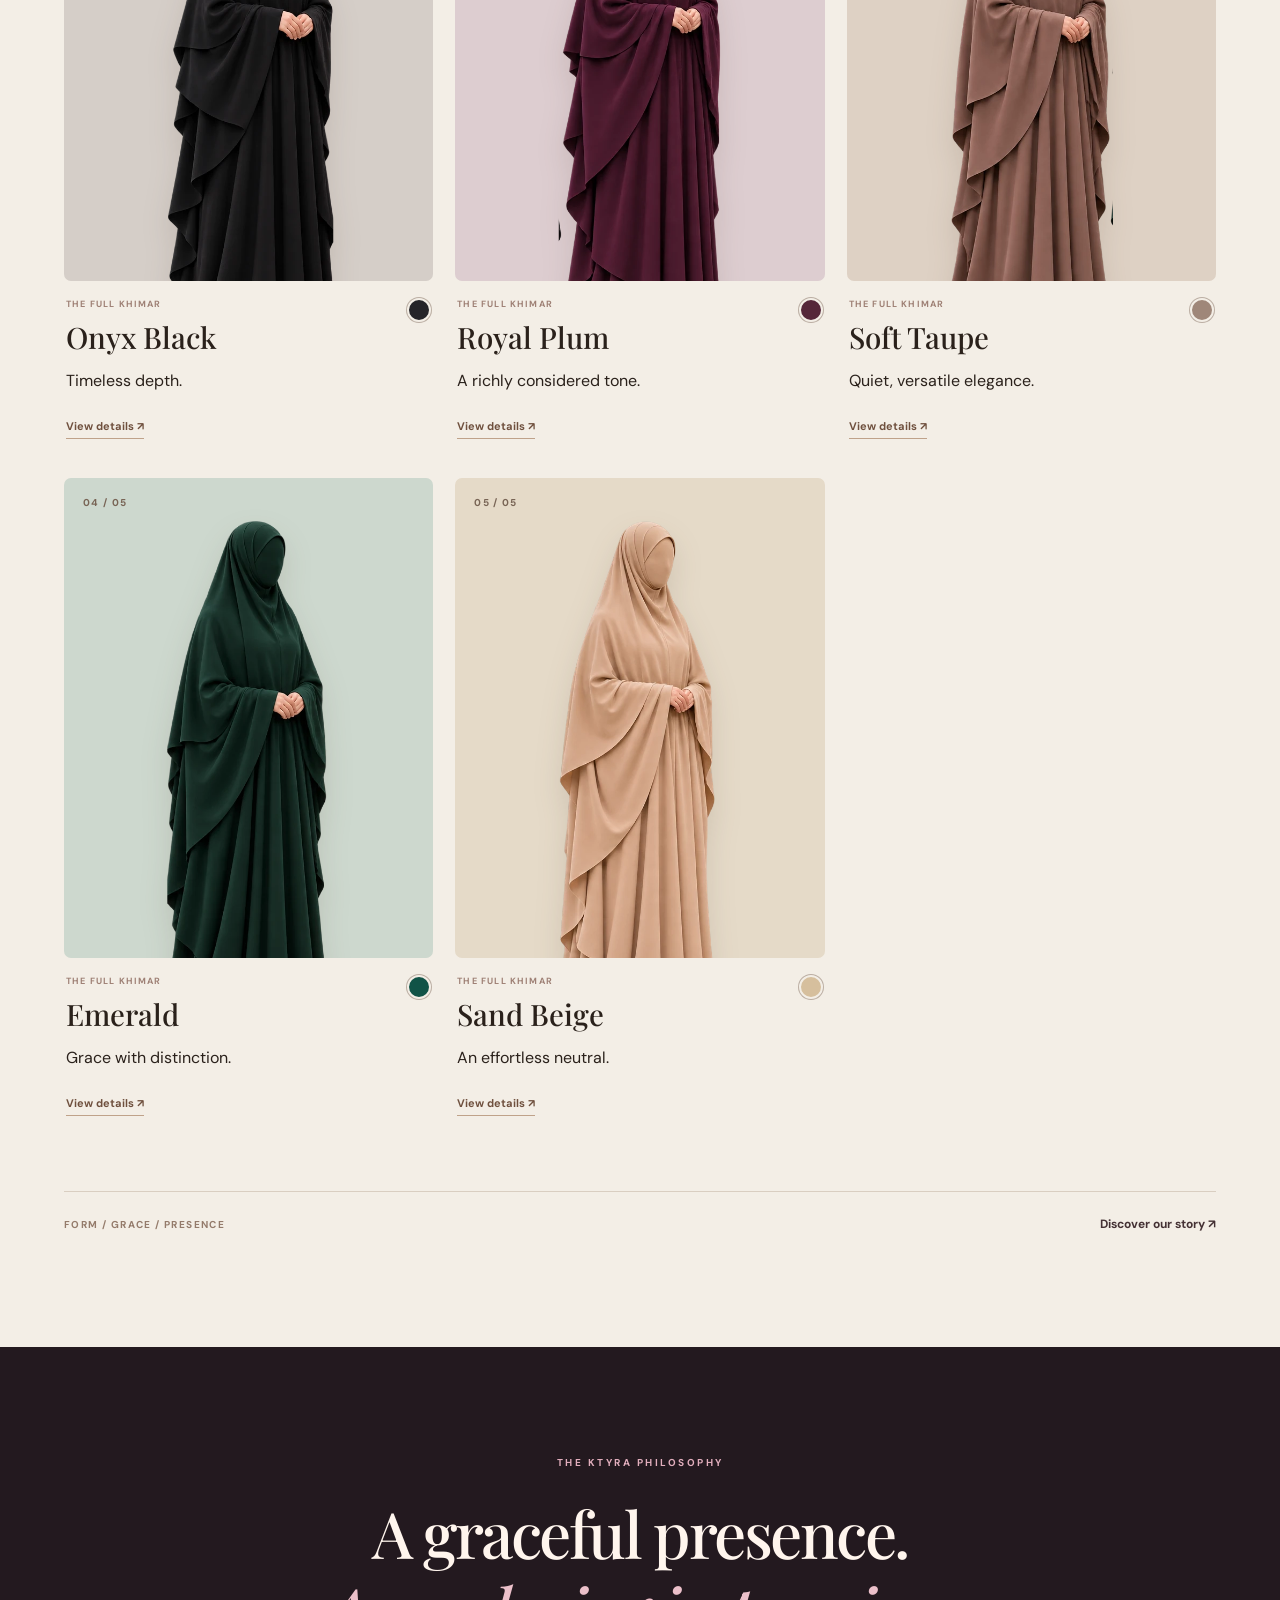
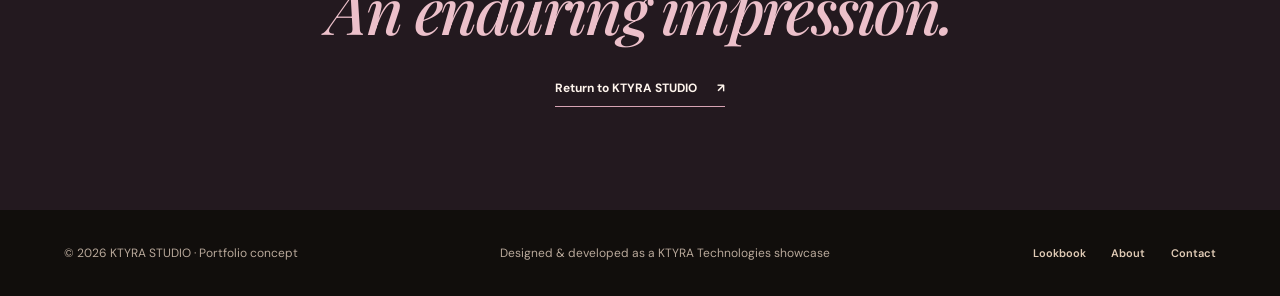
<file: women.html>
<!doctype html>
<html lang="en">
<head>
<meta charset="utf-8">
<meta name="viewport" content="width=device-width,initial-scale=1">
<meta name="theme-color" content="#231a21">
<meta name="description" content="KTYRA STUDIO Women's Collection. Discover signature embroidered abayas and flowing full khimars, each presented in five considered shades.">
<meta property="og:title" content="Women's Collection | KTYRA STUDIO">
<meta property="og:description" content="Elegance in every fold. Explore the signature abaya and full khimar collections.">
<title>Women's Collection | KTYRA STUDIO</title>
<link rel="preconnect" href="https://fonts.googleapis.com">
<link rel="preconnect" href="https://fonts.gstatic.com" crossorigin>
<link href="https://fonts.googleapis.com/css2?family=DM+Sans:wght@400;500;600;700&family=Playfair+Display:ital,wght@0,500;0,600;1,500&display=swap" rel="stylesheet">
<link rel="stylesheet" href="./styles.css">
<link rel="stylesheet" href="./men.css">
<link rel="stylesheet" href="./women.css">
<script src="./women.js" defer></script>
</head>
<body class="womens-page">
<header class="mens-header womens-header">
<nav class="nav" aria-label="Primary navigation">
  <a class="brand" href="./index.html" aria-label="KTYRA Studio — homepage"><span class="mark" aria-hidden="true">K</span><span><strong>KTYRA</strong><small>STUDIO</small></span></a>
  <div class="navlinks">
    <a href="./index.html">Home</a>
    <a href="./index.html#collections">Collections</a>
    <a href="./men.html">Men</a>
    <a href="./women.html" aria-current="page">Women</a>
    <a href="./lookbook.html">Lookbook</a><a href="./about.html">About</a>
  </div>
  <div class="navright">
    <button type="button" class="iconbtn mens-bag" id="womenBag" aria-label="Shopping bag preview"><svg width="18" height="20" viewBox="0 0 24 24" fill="none" stroke="currentColor" stroke-width="1.8" stroke-linecap="round" stroke-linejoin="round" aria-hidden="true"><path d="M4 8h16l-1 12H5L4 8Z"/><path d="M8 9V6a4 4 0 0 1 8 0v3"/></svg><span>0</span></button>
    <details class="mobile-menu"><summary aria-label="Open navigation menu"><span class="menu-lines" aria-hidden="true"><span></span><span></span><span></span></span><span>Menu</span></summary>
      <nav class="mobile-menu-links" aria-label="Mobile navigation">
        <a href="./index.html">Home</a>
        <a href="./index.html#collections">Collections</a>
        <a href="./men.html">Men's Thobes</a>
        <a href="./women.html?category=abayas#collection" aria-current="page">Signature Abayas</a>
        <a href="./women.html?category=khimars#collection">Full Khimars</a>
        <a href="./about.html">About</a>
      <a href="./lookbook.html">Lookbook</a><a href="./contact.html">Contact</a></nav>
    </details>
  </div>
</nav>
</header>
<main>
  <section class="womens-hero" aria-labelledby="women-title">
    <div class="womens-hero__inner">
      <div class="womens-hero__copy">
        <div class="mens-breadcrumb"><a href="./index.html">Home</a><span aria-hidden="true">/</span><span>Women's Collection</span></div>
        <p class="mens-overline">THE WOMEN'S EDIT <span aria-hidden="true">—</span> 02</p>
        <h1 id="women-title">Elegance,<br><em>in every fold.</em></h1>
        <p class="womens-hero__description">Considered embroidery. Fluid movement. Full coverage. Discover two expressions of modest fashion, united by quiet confidence.</p>
        <div class="womens-hero__actions">
          <a href="#collection" data-select-category="abayas">Explore Abayas <span aria-hidden="true">↗</span></a>
          <a href="#collection" data-select-category="khimars">Discover Khimars <span aria-hidden="true">↗</span></a>
        </div>
        <div class="womens-hero__foot"><span>02 SIGNATURE SILHOUETTES</span><span>10 CONSIDERED COLORWAYS</span></div>
      </div>
      <div class="womens-hero__visual" aria-label="Royal Plum embroidered abaya and Sand Beige full khimar">
        <span class="womens-hero__arch" aria-hidden="true"></span>
        <img class="womens-hero__garment womens-hero__garment--khimar" src="./assets/products/women/hijabs/full-khimar-sand.webp" width="620" height="1020" alt="Sand Beige full-length khimar with flowing coverage" decoding="async" fetchpriority="high">
        <img class="womens-hero__garment womens-hero__garment--abaya" src="./assets/products/women/abayas/embroidered-abaya-plum.webp" width="760" height="1040" alt="Royal Plum embroidered abaya, full-length and faceless" decoding="async" fetchpriority="high">
        <span class="womens-hero__visual-label">GRACE / MOVEMENT / PRESENCE</span>
      </div>
    </div>
  </section>

  <section class="womens-collection" id="collection" aria-labelledby="collection-title">
    <div class="womens-collection__intro">
      <div>
        <p class="mens-overline mens-overline--warm">THE SIGNATURE WARDROBE / 2026</p>
        <h2 id="collection-title">The art of <em>modestwear.</em></h2>
        <p>Explore two distinctive silhouettes, each available in five carefully chosen shades.</p>
      </div>
      <div class="womens-collection__meta"><span>ABAYAS / 05</span><span>FULL KHIMARS / 05</span></div>
    </div>
    <div class="womens-collection__tools">
      <div class="womens-tabs" role="group" aria-label="Filter women's collections">
        <button type="button" class="womens-tab active" data-category="all" aria-pressed="true">All pieces <span>10</span></button>
        <button type="button" class="womens-tab" data-category="abayas" aria-pressed="false">Signature Abayas <span>05</span></button>
        <button type="button" class="womens-tab" data-category="khimars" aria-pressed="false">Full Khimars <span>05</span></button>
      </div>
      <div class="womens-tools__aside">
        <label class="womens-shade-label" for="shadeFilter">SHADE</label>
        <select id="shadeFilter" aria-label="Filter products by shade">
          <option value="all">All shades</option>
          <option value="onyx">Onyx Black</option>
          <option value="plum">Royal Plum</option>
          <option value="taupe">Soft Taupe</option>
          <option value="emerald">Emerald</option>
          <option value="sand">Sand Beige</option>
        </select>
      </div>
    </div>
    <p class="womens-results" id="womenResultCount" role="status" aria-live="polite">Showing 10 colorways</p>
    <div class="womens-groups" id="womenGroups">
      <noscript><p>Enable JavaScript to filter the collection. You can also browse the featured garments from the homepage.</p></noscript>
    </div>
    <div class="womens-collection__ending"><span>FORM / GRACE / PRESENCE</span><a href="./index.html#womens-edit">Discover our story <span aria-hidden="true">↗</span></a></div>
  </section>
  <section class="womens-statement" aria-labelledby="women-statement-title">
    <span class="mens-overline">THE KTYRA PHILOSOPHY</span>
    <h2 id="women-statement-title">A graceful presence.<br><em>An enduring impression.</em></h2>
    <a href="./index.html">Return to KTYRA STUDIO <span aria-hidden="true">↗</span></a>
  </section>
</main>
<footer class="mens-footer"><span>© 2026 KTYRA STUDIO · Portfolio concept</span><span>Designed &amp; developed as a KTYRA Technologies showcase</span><nav class="site-footer-links" aria-label="Footer navigation"><a href="./lookbook.html">Lookbook</a><a href="./about.html">About</a><a href="./contact.html">Contact</a></nav></footer>
<dialog class="men-preview womens-preview" id="womenPreview" aria-labelledby="previewTitle">
  <button type="button" class="men-preview__close" id="previewClose" aria-label="Close garment preview">×</button>
  <div class="men-preview__grid">
    <div class="men-preview__visual womens-preview__visual"><img id="previewImage" src="./assets/products/women/abayas/embroidered-abaya-onyx.webp" alt="Onyx Black embroidered abaya" width="760" height="1040"></div>
    <div class="men-preview__copy">
      <p class="mens-overline mens-overline--warm" id="previewKicker">THE WOMEN'S EDIT / ABAYAS</p>
      <h2 id="previewTitle">The Signature Abaya</h2>
      <p class="men-preview__shade" id="previewShade">Onyx Black</p>
      <p class="men-preview__description" id="previewDescription">A signature silhouette with considered embroidery and understated grace.</p>
      <div class="men-preview__separator"></div>
      <p class="men-preview__label">EXPLORE THIS SILHOUETTE IN FIVE SHADES</p>
      <div class="men-preview__swatches" id="previewSwatches" role="group" aria-label="Choose a garment shade"></div>
      <p class="men-preview__note">Explore garment details, indicative demo pricing and sizes. Checkout remains unavailable.</p>
      <a class="preview-product-link" id="previewProductLink" href="./product.html?category=abayas&amp;shade=onyx">View Product Details <span aria-hidden="true">↗</span></a>
      <button type="button" class="men-preview__back" id="previewBack">Continue exploring <span aria-hidden="true">↗</span></button>
    </div>
  </div>
</dialog>
<div class="mens-toast" id="womenToast" role="status" aria-live="polite"></div>
</body>
</html>
</file>
<file: styles.css>
:root{--fabric:#f3f0e8;--fabric-shadow:#bdb6aa;--fabric-light:#fffefa;--ghutra:#f3f0e8;--ghutra-shadow:#bdb6aa;--ambient:#765544;--glow:#d6a46b}*{box-sizing:border-box}html{scroll-behavior:smooth}body{margin:0;background:#110f0e;color:#f8f4ed;font-family:'DM Sans',sans-serif}button{font:inherit;cursor:pointer}a{color:inherit;text-decoration:none}button:focus-visible,a:focus-visible{outline:2px solid #f6c17f;outline-offset:4px}.hero{min-height:100svh;background:radial-gradient(ellipse at 54% 52%,var(--ambient),#221812 57%,#100e0e 100%);transition:background .8s;overflow:hidden;position:relative}.hero:before{content:'';position:absolute;width:75vw;height:75vw;max-width:1050px;max-height:1050px;border:1px solid #ffffff10;border-radius:50%;left:50%;top:40%;transform:translate(-50%,-50%);pointer-events:none}.hero:after{content:'';position:absolute;inset:0;background:linear-gradient(100deg,#120e0d65,transparent 48%,#130f0c60);pointer-events:none}.nav{height:94px;display:flex;align-items:center;justify-content:space-between;gap:25px;padding:0 5%;position:relative;z-index:5;border-bottom:1px solid #ffffff14}.brand{display:flex;align-items:center;gap:12px}.mark{width:40px;height:40px;display:grid;place-items:center;border:1px solid #cba87b;border-radius:50%;font:italic 29px 'Playfair Display';color:#f0c78e}.brand strong{font-size:21px;letter-spacing:.18em}.brand small{display:block;font-size:10px;letter-spacing:.46em;margin-top:3px}.navlinks{display:flex;gap:35px;font-size:13px;color:#f7eadbca}.navlinks a:hover{color:#f4bf7c}.navright{display:flex;align-items:center;gap:16px}.iconbtn{border:1px solid #ffffff38;background:#ffffff08;color:white;border-radius:50%;width:50px;height:42px}.shop{border:0;border-radius:30px;background:#e9aa61;color:#201710;padding:13px 24px;font-weight:700}.layout{display:grid;grid-template-columns:minmax(260px,1fr) minmax(350px,1.3fr) minmax(250px,.9fr);align-items:center;min-height:calc(100svh - 94px);padding:10px 5% 65px;position:relative;z-index:2;gap:16px}.eyebrow{font-size:11px;letter-spacing:.3em;color:#f4c999;font-weight:700}.copy h1{font:500 clamp(54px,6vw,105px)/.99 'Playfair Display',serif;letter-spacing:-.05em;margin:22px 0}.copy h1 em{color:#edb876}.copy p{max-width:310px;color:#e3d4c9;line-height:1.85;font-size:14px}.actions{display:flex;gap:14px;align-items:center;margin-top:35px;flex-wrap:wrap}.primary{background:#fff7ed;color:#24160f;border:0;border-radius:35px;padding:16px 24px;font-weight:700}.secondary{background:none;border:1px solid #ffffff55;color:white;border-radius:35px;padding:15px 22px}.stage{height:min(75vh,720px);min-height:520px;position:relative;display:flex;align-items:center;justify-content:center;touch-action:pan-y}.arch{position:absolute;inset:6% 4% 10%;border-radius:48% 48% 4% 4%;border:1px solid #e8ba7a40;background:radial-gradient(ellipse at 50% 65%,#e5ac6630,transparent 70%);box-shadow:inset 0 0 80px #e7a95a0c}.halo{position:absolute;bottom:11%;height:56px;width:82%;border:2px solid var(--glow);border-radius:50%;box-shadow:0 0 18px var(--glow),inset 0 0 25px var(--glow);opacity:.75;transition:border-color .7s,box-shadow .7s}.product-wrap{width:min(100%,480px);height:90%;z-index:2;animation:float 5s ease-in-out infinite;filter:drop-shadow(0 26px 22px #0b090955)}.garment{width:100%;height:100%;transition:opacity .25s,transform .5s}.garment.swap{animation:swap .55s ease}@keyframes float{0%,100%{transform:translateY(0) rotate(-1deg)}50%{transform:translateY(-13px) rotate(1deg)}}@keyframes swap{0%{opacity:.5;transform:translateX(25px) scale(.96)}100%{opacity:1;transform:translateX(0) scale(1)}}.stage-arrow{position:absolute;z-index:4;top:49%;border:1px solid #ffffff7b;background:#1b171655;color:white;width:45px;height:45px;border-radius:50%;font-size:23px}.stage-arrow.prev{left:0}.stage-arrow.next{right:0}.caption-stage{position:absolute;bottom:0;left:0;right:0;text-align:center;color:#dfc8af;font-size:11px;letter-spacing:.23em}.panel{padding-left:25px}.panel .kicker{letter-spacing:.23em;color:#f1c99a;font-size:11px}.panel h2{font:500 35px 'Playfair Display';margin:15px 0 6px}.price{font-size:29px;font-weight:700}.panel s{font-size:16px;color:#d6c5b2;margin-left:10px}.line{height:1px;background:#ffffff25;margin:26px 0}.control-label{font-size:13px;color:#e7d9c9;margin:16px 0 14px}.spaced{margin-top:28px}.swatches{display:flex;gap:12px;flex-wrap:wrap}.swatch{height:34px;width:34px;border:2px solid #ffffff55;border-radius:50%;background:var(--sw);box-shadow:inset 0 0 0 2px #0002}.swatch.active{outline:2px solid #fff;outline-offset:4px}.sizes{display:flex;gap:8px;flex-wrap:wrap}.size{background:transparent;color:#eee2d5;border:1px solid #ffffff55;border-radius:24px;min-width:45px;padding:10px}.size.active{background:#fff4e7;color:#22170f}.add{width:100%;margin-top:29px;background:linear-gradient(120deg,#f5b76f,#dc8738);color:#211309;border:0;border-radius:28px;padding:17px;font-weight:700}.note{font-size:11px;color:#cdb9a5;line-height:1.6;margin-top:15px}.benefits{position:relative;z-index:3;display:grid;grid-template-columns:repeat(4,1fr);border-top:1px solid #ffffff22;background:#1b1614;padding:25px 5%;gap:20px}.benefits div{font-size:12px;color:#dacbbd}.benefits strong{display:block;color:white;font-size:14px;margin-bottom:5px}.collections{background:#f3eee6;color:#211a16;padding:100px 5%}.sectiontop{display:flex;align-items:end;justify-content:space-between;gap:20px;margin-bottom:35px}.sectiontop h2{font:500 clamp(38px,5vw,65px) 'Playfair Display';margin:10px 0}.sectiontop p{max-width:360px;color:#776a5e;line-height:1.7}.warm{color:#986d45}.cards{display:grid;grid-template-columns:repeat(3,1fr);gap:20px}.card{background:#e3d8c8;border-radius:12px;min-height:330px;padding:25px;display:flex;flex-direction:column;justify-content:space-between;overflow:hidden;position:relative}.card:nth-child(2){background:#d1c2b1}.card:nth-child(3){background:#b7aa9b}.card h3{font:500 34px 'Playfair Display';margin:0}.card p{font-size:13px}.card .decor{font:italic 140px 'Playfair Display';opacity:.18;align-self:end;line-height:1}.story{padding:100px 5%;background:#171311;text-align:center}.story h2{font:500 clamp(34px,5vw,68px) 'Playfair Display';max-width:850px;margin:20px auto}.story p{color:#c7b5a4;max-width:570px;line-height:1.8;margin:auto}footer{background:#0d0b0a;padding:35px 5%;display:flex;justify-content:space-between;gap:20px;color:#b8a89a;font-size:12px}.toast{position:fixed;bottom:25px;right:25px;background:#f7ead9;color:#25170d;border-radius:12px;padding:17px 22px;z-index:20;box-shadow:0 20px 70px #0008;display:none}.toast.show{display:block}svg .fabric{fill:var(--fabric);transition:fill .65s}svg .shadow{fill:var(--fabric-shadow);transition:fill .65s}svg .light{fill:var(--fabric-light);transition:fill .65s}svg .stitch{stroke:var(--fabric-shadow);transition:stroke .65s}.headwrap{fill:var(--ghutra);transition:fill .65s}.headshade{fill:var(--ghutra-shadow);transition:fill .65s}.agal{fill:#151515}@media(max-width:1050px){.layout{grid-template-columns:1fr 1.2fr}.panel{grid-column:1/-1;display:grid;grid-template-columns:1fr 1fr;gap:8px 30px;padding:20px 0 35px}.panel .line{display:none}.panel .add{align-self:end}.stage{height:630px}.navlinks{gap:15px}}@media(max-width:680px){.nav{height:75px;padding:0 5%}.navlinks{display:none}.brand strong{font-size:16px}.brand small{font-size:8px}.shop{display:none}.layout{display:flex;flex-direction:column;gap:0;padding:35px 6% 50px}.copy{align-self:stretch}.copy h1{font-size:58px;margin:13px 0}.copy p{font-size:13px}.actions{margin-top:20px}.stage{height:470px;min-height:470px;width:100%}.product-wrap{height:94%}.panel{display:block;width:100%;padding:12px 0}.benefits{grid-template-columns:1fr 1fr}.cards{grid-template-columns:1fr}.card{min-height:230px}.sectiontop{display:block}footer{flex-direction:column}.collections,.story{padding:65px 6%}}@media(prefers-reduced-motion:reduce){*,*:before,*:after{animation-duration:.01ms!important;transition-duration:.01ms!important;scroll-behavior:auto!important}}
/* v1.2 — quiet, product-first editorial hero */
.hero{background:radial-gradient(ellipse at 53% 52%,var(--ambient),#211914 61%,#100e0e 100%)}
.nav{height:80px;border-bottom-color:#ffffff0c}
.navlinks{gap:28px}
.layout{grid-template-columns:minmax(260px,1fr) minmax(390px,1.48fr) minmax(230px,.82fr);gap:clamp(10px,2vw,32px);padding-bottom:36px;min-height:calc(100svh - 80px)}
.copy h1{font-size:clamp(56px,5.8vw,95px);line-height:1.04}
.copy p{max-width:285px}
.copy .actions{margin-top:28px}
.stage{height:min(79vh,750px);min-height:520px}
.arch{inset:3% 3% 12%;background:radial-gradient(ellipse at 50% 70%,#dba36919,transparent 70%);border-color:#e8ba7a24}
.halo{bottom:12%;opacity:.52;box-shadow:0 0 12px var(--glow)}
.caption-stage{bottom:2%;font-size:10px;letter-spacing:.2em}
.panel{padding:24px 0 24px 16px;background:transparent}
.panel h2{font-size:30px;margin:12px 0}
.panel .price{font-size:26px}
.panel .control-label{margin:22px 0 13px}
.panel .spaced{margin-top:24px}
.panel .add{margin-top:28px}
.swatches{gap:13px}
.swatch{height:31px;width:31px}
.benefits{border-top:1px solid #ffffff12}
@media(max-width:1050px){.layout{grid-template-columns:1fr 1.1fr}.panel{padding:18px 0;grid-column:1/-1}.stage{min-height:520px}}
@media(max-width:680px){.nav{height:72px}.layout{padding:28px 6% 48px;gap:0}.copy h1{font-size:clamp(52px,12vw,70px)}.copy p{max-width:340px}.stage{height:470px;min-height:470px}.panel{display:block;padding:14px 0 0}.panel h2{font-size:29px}.arch{inset:5% 3% 12%}}

/* Editorial hero 2.0 — one garment, three collections, five considered colorways */
.hero{background:#181413;isolation:isolate}
.hero:before{z-index:0}.hero:after{z-index:0;opacity:.5}
.hero-wash{position:absolute;inset:-2%;z-index:0;background:radial-gradient(ellipse at 54% 42%,var(--hero-wash,#b49a80) 0%,var(--hero-wash,#b49a80) 27%,#161313 78%);opacity:.82;filter:saturate(.83);transition:background-color 1s ease,opacity 1s ease;pointer-events:none}
.hero-wash:before{content:"";position:absolute;inset:0;background:var(--hero-wash,#b49a80);mix-blend-mode:color;opacity:.52;transition:background 1.1s cubic-bezier(.2,.75,.2,1)}
.layout{grid-template-columns:minmax(230px,.9fr) minmax(350px,1.35fr) minmax(245px,.94fr);gap:clamp(16px,2vw,38px)}
.copy h1{max-width:490px}.stage{min-height:540px}
.stage-arch{position:absolute;inset:5% 3% 11%;border-radius:48% 48% 4% 4%;border:1px solid #ffffff28;background:linear-gradient(180deg,#ffffff08,transparent 70%);box-shadow:inset 0 0 100px #ffffff06}
.stage-halo{position:absolute;bottom:9%;height:10%;width:72%;border-radius:50%;border:1px solid #f5d9a34d;box-shadow:0 0 50px #e7b66c44;filter:blur(2px)}
.image-display{width:100%;height:94%;position:relative;z-index:2;animation:float 7s ease-in-out infinite;filter:drop-shadow(0 30px 24px #0005)}
.product-photo{position:absolute;inset:0;width:100%;height:100%;object-fit:contain;object-position:center;opacity:0;transform:translateY(16px) scale(.98);transition:opacity .8s cubic-bezier(.2,.75,.2,1),transform 1s cubic-bezier(.2,.75,.2,1);pointer-events:none}
.product-photo.visible{opacity:1;transform:translateY(0) scale(1)}
.stage-arrow{background:#1b181742;border-color:#ffffff40;backdrop-filter:blur(12px);transition:background .25s,transform .25s}
.stage-arrow:hover{background:#ffffff22;transform:scale(1.06)}
.stage-caption{position:absolute;bottom:1%;left:13%;right:13%;display:flex;justify-content:space-between;align-items:center;gap:16px;font-size:10px;letter-spacing:.2em;color:#f3e5d6b9}
.editorial-panel{padding:18px 0 18px 12px}
.panel-label,.panel-kicker,.color-heading,.panel-foot{font-size:10px;letter-spacing:.16em;color:#e3d1bebb}
.category-switch{display:flex;gap:5px;flex-wrap:wrap;padding:4px;background:#110e0d4f;border:1px solid #ffffff1e;border-radius:32px;margin:18px 0 37px;width:fit-content;max-width:100%}
.category-choice{font-size:11px;font-weight:600;white-space:nowrap;color:#fff9;border:0;border-radius:24px;background:transparent;padding:10px 12px;transition:background .35s,color .35s,box-shadow .35s}
.category-choice.active{color:#231a13;background:#f7eadd;box-shadow:0 4px 14px #0002}
.editorial-panel h2{font-size:clamp(30px,3vw,45px);line-height:1.1;margin:14px 0}
.panel-detail{font-size:13px;color:#efe1d3bd;line-height:1.8;max-width:270px;margin:10px 0 35px}
.color-heading{display:flex;gap:13px;flex-wrap:wrap;align-items:baseline;margin-bottom:17px}
.color-heading strong{color:#fff;font-size:12px;letter-spacing:0}
.editorial-panel .swatches{gap:16px}
.editorial-panel .swatch{width:29px;height:29px;border:1px solid #ffffff70;transition:transform .25s,outline .25s}
.editorial-panel .swatch:hover{transform:scale(1.11)}
.panel-foot{display:flex;justify-content:space-between;gap:12px;margin-top:45px;padding-top:19px;border-top:1px solid #ffffff24;letter-spacing:.08em}
.panel-foot a{color:#fff4e6;font-weight:600}
.card-product{position:absolute;bottom:-4%;right:-5%;width:69%;height:96%;object-fit:contain;object-position:bottom;filter:drop-shadow(0 12px 18px #0003)}
.card>div:first-child{position:relative;z-index:1;max-width:52%}.card .decor{opacity:.06}
.curated-grid{background:#f3eee6;color:#2a211b;padding:0 5% 100px}.grid-heading h2{font:500 clamp(32px,4vw,55px) 'Playfair Display';margin:12px 0 30px}
.curated-items{display:grid;grid-template-columns:repeat(3,1fr);gap:20px}
.curated-items article img{display:block;width:100%;height:370px;object-fit:contain;border-radius:10px;background:radial-gradient(ellipse at 50% 36%,#e2d3bf,#b8a594)}
.curated-items p{font-size:10px;letter-spacing:.16em;color:#8e7764;margin:18px 0 8px}.curated-items h3{font:500 25px 'Playfair Display';margin:0}
@media(max-width:1100px){.layout{grid-template-columns:minmax(240px,1fr) minmax(320px,1.1fr)}.editorial-panel{grid-column:1/-1;max-width:650px;width:100%;margin:auto;display:block;padding:0 0 42px}.stage{height:650px}.category-switch{margin-bottom:24px}.panel-detail{margin-bottom:25px}.panel-foot{margin-top:28px}}
@media(max-width:680px){.layout{display:flex;flex-direction:column;gap:0}.copy h1{font-size:clamp(48px,12vw,70px)}.stage{height:490px;min-height:490px}.image-display{height:95%}.editorial-panel{max-width:100%;padding:16px 0 15px}.category-switch{margin:14px 0 25px}.category-choice{padding:9px 10px}.editorial-panel h2{font-size:32px}.stage-caption{left:12%;right:12%}.card-product{height:95%;width:58%}.curated-grid{padding:0 6% 70px}.curated-items{grid-template-columns:1fr 1fr;gap:15px}.curated-items article img{height:250px}.curated-items article h3{font-size:19px}}
@media(prefers-reduced-motion:reduce){.image-display{animation:none}.product-photo,.hero-wash,.hero-wash:before{transition:none}}

/* GPU-friendly ambient wash: interpolate one flat color beneath a stable gradient. */
.hero-wash{background:var(--hero-wash,#b49a80);opacity:.54;transition:background-color 1.15s cubic-bezier(.2,.75,.2,1)}
.hero-wash:before{background:radial-gradient(ellipse at 50% 38%,#fff4e02b,transparent 63%),linear-gradient(90deg,#100d0ebf,transparent 47%,#100d0ea6);opacity:1;mix-blend-mode:normal}
@media(prefers-reduced-motion:reduce){.hero-wash{transition:none}}

/* Navigation accessibility: preserve category navigation on small screens. */
.mobile-menu{display:none}
.iconbtn{display:inline-flex;align-items:center;justify-content:center;gap:5px}
.iconbtn svg{flex:none}
.iconbtn #count{font-size:11px;font-weight:600}
.collections .card{scroll-margin-top:24px}
@media(max-width:680px){
  .mobile-menu{display:block;position:relative}
  .mobile-menu summary{list-style:none;display:flex;align-items:center;gap:7px;cursor:pointer;color:#f7eddf;font-size:12px;padding:11px 9px;border:1px solid #ffffff2c;border-radius:22px;user-select:none}
  .mobile-menu summary::-webkit-details-marker{display:none}
  .mobile-menu summary:focus-visible{outline:2px solid #f6c17f;outline-offset:3px}
  .menu-lines{display:flex;flex-direction:column;justify-content:center;gap:3px;width:16px;height:15px}
  .menu-lines span{display:block;width:100%;height:1.5px;border-radius:2px;background:currentColor}
  .mobile-menu-links{position:absolute;right:0;top:calc(100% + 9px);width:min(280px,85vw);display:flex;flex-direction:column;gap:0;padding:10px;border:1px solid #f7e7d323;border-radius:16px;background:#211a17f7;box-shadow:0 22px 55px #0008;z-index:20;backdrop-filter:blur(16px)}
  .mobile-menu-links a{padding:11px 13px;border-radius:9px;color:#f3e9df;font-size:13px}
  .mobile-menu-links a:hover,.mobile-menu-links a:focus-visible{background:#ffffff18}
  .navright{gap:8px}
  .iconbtn{width:45px}
}

/* Screenshot-informed mobile refinement, Nov 2026
   Preserve the one-garment editorial hero, improve touch and scannability. */
.rail-hint{display:none}
@media(max-width:680px){
  .nav{padding-left:6%;padding-right:6%;gap:10px}
  .brand{gap:8px}
  .brand strong{letter-spacing:.14em}
  .navright{flex-shrink:0}
  .copy{padding-top:4px}
  .copy p{font-size:14px;line-height:1.68;max-width:300px}
  .copy h1{line-height:1.04;letter-spacing:-.045em}
  .copy .actions{margin-top:24px}
  .primary{min-height:46px;display:inline-flex;align-items:center}
  .stage{height:460px;min-height:460px}
  .stage-arrow{width:42px;height:42px;top:49%}
  .stage-caption{font-size:10px;letter-spacing:.13em}
  .editorial-panel{padding:15px 0 26px}
  .panel-label,.panel-kicker,.color-heading,.panel-foot{font-size:11px;letter-spacing:.11em}
  .category-switch{display:grid;grid-template-columns:repeat(3,minmax(0,1fr));width:100%;max-width:380px;gap:3px;margin:16px 0 28px}
  .category-choice{min-height:43px;font-size:12px;padding:9px 5px;white-space:nowrap}
  .editorial-panel h2{font-size:clamp(31px,9vw,38px);margin:11px 0}
  .panel-detail{font-size:14px;line-height:1.7;margin:10px 0 24px;max-width:310px}
  .color-heading{margin-bottom:18px}
  .editorial-panel .swatches{gap:16px}
  .editorial-panel .swatch{width:36px;height:36px;position:relative}
  .editorial-panel .swatch:before{content:"";position:absolute;inset:-6px}
  .panel-foot{margin-top:34px;padding-top:17px}
  .benefits{padding:27px 6%;gap:20px 18px}
  .benefits div{font-size:12px;line-height:1.45;color:#ded1c4}
  .benefits strong{font-size:13px;line-height:1.4;margin-bottom:6px}
  .collections{padding-top:72px;padding-bottom:76px}
  .sectiontop{margin-bottom:28px}
  .sectiontop h2{line-height:1.12}
  .sectiontop p{font-size:14px;line-height:1.65}
  .cards{gap:15px}
  .card{min-height:268px;border-radius:14px;padding:23px}
  .card h3{font-size:clamp(28px,8vw,34px)}
  .card p{line-height:1.55;max-width:155px}
  .card-product{width:60%;height:95%;right:-3%}
  .curated-grid{padding-top:0;padding-bottom:80px}
  .grid-heading{display:flex;align-items:end;justify-content:space-between;gap:12px}
  .grid-heading h2{font-size:clamp(31px,8vw,41px);margin:12px 0 24px;max-width:300px}
  .rail-hint{display:block;color:#8c705a;font-size:9px;letter-spacing:.08em;text-align:right;white-space:nowrap;margin-bottom:28px}
  .rail-hint span{font-size:14px}
  .curated-items{display:flex;gap:14px;overflow-x:auto;overscroll-behavior-inline:contain;scroll-snap-type:x mandatory;scroll-padding-inline:6%;padding-bottom:16px;scrollbar-width:thin;scrollbar-color:#b69d80 transparent}
  .curated-items article{flex:0 0 min(75vw,300px);scroll-snap-align:start}
  .curated-items article img{height:315px;border-radius:13px}
  .curated-items article h3{font-size:22px}
  .curated-items p{font-size:11px;margin-top:16px}
  .story{padding:78px 6% 82px}
  .story p{font-size:14px}
  footer{padding:25px 6%;font-size:12px;line-height:1.6}
}
@media(max-width:360px){
  .brand strong{font-size:14px}
  .brand small{font-size:7px}
  .mark{width:34px;height:34px;font-size:25px}
  .mobile-menu summary{font-size:11px;gap:5px;padding:10px 7px}
  .iconbtn{width:41px}
  .stage{height:415px;min-height:415px}
  .category-choice{font-size:11px}
  .rail-hint{font-size:8px}
}

/* Desktop visual QA: preserve the three-column editorial balance.
   Only restrained, premium refinements; no extra hero content. */
@media(min-width:1101px){
  .navlinks{font-size:14px;gap:clamp(22px,2.4vw,38px)}
  .layout{gap:clamp(20px,2.4vw,42px)}
  .image-display{width:108%;height:98%;max-width:none;flex:none}
  .editorial-panel{padding-left:clamp(8px,1.4vw,24px)}
  .editorial-panel h2{font-size:clamp(34px,3vw,46px);line-height:1.15}
  .panel-detail{font-size:14px;line-height:1.75;max-width:300px}
  .category-choice{font-size:12px;padding:11px 13px}
  .editorial-panel .swatch{width:33px;height:33px}
  .stage-caption{font-size:11px;letter-spacing:.15em}
  .card{transition:transform .45s cubic-bezier(.2,.75,.2,1),box-shadow .45s cubic-bezier(.2,.75,.2,1)}
  .card:hover{transform:translateY(-4px);box-shadow:0 14px 33px #4b36231c}
  .card-product{transition:transform .6s cubic-bezier(.2,.75,.2,1)}
  .card:hover .card-product{transform:scale(1.035)}
}
@media(min-width:681px){
  .category-choice:not(.active):hover{background:#fff2e81c;color:#fff}
  .editorial-panel .swatch:focus-visible{outline:2px solid #fff3e2;outline-offset:5px}
}
@media(prefers-reduced-motion:reduce){
  .card,.card-product{transition:none}
  .card:hover,.card:hover .card-product{transform:none}
}

/* MEN'S EDIT / Transparent cutout editorial — no card, no photographic backdrop.
   The visual blends with the existing warm page canvas. */
.editorial-feature{
  --editorial-paper:#f3eee6;
  position:relative;
  isolation:isolate;
  background:var(--editorial-paper);
  color:#241d19;
  overflow:hidden;
  padding:36px 5% 110px;
}
.editorial-feature__inner{
  width:100%;
  max-width:1480px;
  margin:0 auto;
  display:grid;
  grid-template-columns:minmax(0,1.12fr) minmax(0,.88fr);
  align-items:center;
  gap:clamp(36px,7vw,125px);
  border-top:1px solid #9e8c781f;
}
.editorial-feature__visual{
  min-height:clamp(485px,45vw,650px);
  position:relative;
  display:flex;
  justify-content:center;
  align-items:flex-end;
  padding:20px 0 0;
}
.editorial-feature__visual img{
  display:block;
  position:relative;
  z-index:2;
  width:min(100%,520px);
  height:clamp(460px,43vw,620px);
  object-fit:contain;
  object-position:bottom;
  filter:drop-shadow(0 24px 19px #59433326);
  transform:translateY(0);
  transition:transform .9s cubic-bezier(.22,.8,.2,1);
}
.editorial-feature__visual:hover img{transform:translateY(-8px)}
.editorial-feature__ground{
  position:absolute;
  bottom:12px;
  left:50%;
  width:min(71%,430px);
  height:48px;
  border-radius:50%;
  transform:translateX(-50%);
  background:radial-gradient(ellipse,#44332326,transparent 70%);
  filter:blur(8px);
}
.editorial-feature__index{
  position:absolute;
  left:0;
  bottom:24px;
  color:#9a8069;
  font-size:10px;
  font-weight:700;
  letter-spacing:.24em;
}
.editorial-feature__copy{
  max-width:540px;
  padding:35px 0 25px;
}
.editorial-feature__eyebrow{
  display:flex;
  align-items:center;
  gap:15px;
  color:#a47c54;
  font-size:11px;
  font-weight:700;
  letter-spacing:.25em;
}
.editorial-feature__rule{
  display:block;
  width:31px;
  height:1px;
  background:#ad8d69;
}
.editorial-feature__copy h2{
  font:500 clamp(45px,5.1vw,78px)/1.11 'Playfair Display',serif;
  letter-spacing:-.055em;
  margin:27px 0 25px;
}
.editorial-feature__copy h2 em{
  color:#9e7653;
  font-weight:500;
}
.editorial-feature__copy p{
  max-width:415px;
  font-size:15px;
  line-height:1.95;
  color:#6f6257;
  margin:0 0 38px;
}
.editorial-feature__link{
  display:inline-flex;
  align-items:center;
  gap:25px;
  min-height:43px;
  padding:0 0 10px;
  border-bottom:1px solid #997755;
  color:#32261e;
  font-size:13px;
  font-weight:700;
  transition:gap .35s cubic-bezier(.22,.8,.2,1),color .2s ease;
}
.editorial-feature__link:hover{gap:35px;color:#8d613d}
.editorial-feature__link span{font-size:18px;line-height:1}
.editorial-feature__signature{
  display:flex;
  justify-content:space-between;
  gap:24px;
  border-top:1px solid #a997812e;
  margin-top:88px;
  padding-top:17px;
  color:#998a79;
  font-size:9px;
  font-weight:600;
  letter-spacing:.18em;
}
@media(max-width:950px){
  .editorial-feature__inner{gap:30px;grid-template-columns:1fr 1fr}
  .editorial-feature__visual{min-height:490px}
  .editorial-feature__visual img{height:480px}
  .editorial-feature__copy h2{font-size:clamp(40px,5vw,57px)}
  .editorial-feature__signature{margin-top:45px;flex-direction:column;gap:8px}
}
@media(max-width:680px){
  .editorial-feature{padding:12px 6% 73px}
  .editorial-feature__inner{display:flex;flex-direction:column;gap:4px}
  .editorial-feature__visual{width:100%;min-height:405px;padding-top:16px}
  .editorial-feature__visual img{width:100%;height:410px}
  .editorial-feature__ground{bottom:10px}
  .editorial-feature__index{left:0;bottom:14px;font-size:9px}
  .editorial-feature__copy{max-width:100%;width:100%;padding:27px 0 0}
  .editorial-feature__eyebrow{font-size:10px}
  .editorial-feature__copy h2{font-size:clamp(42px,11vw,60px);margin:19px 0 19px}
  .editorial-feature__copy p{font-size:14px;line-height:1.8;margin-bottom:27px}
  .editorial-feature__signature{margin-top:51px;flex-direction:row;gap:12px;flex-wrap:wrap;font-size:8px}
}
@media(max-width:360px){
  .editorial-feature__visual{min-height:360px}
  .editorial-feature__visual img{height:366px}
}
@media(prefers-reduced-motion:reduce){
  .editorial-feature__visual img,.editorial-feature__link{transition:none}
  .editorial-feature__visual:hover img{transform:none}
}

/* WOMEN'S EDIT: companion to the men's feature.
   Reversed editorial arrangement; the existing plum abaya remains an
   unboxed transparent cutout on the same warm, uninterrupted page surface. */
.editorial-feature--women{
  padding-top:0;
  padding-bottom:100px;
}
.editorial-feature--women .editorial-feature__inner{
  grid-template-columns:minmax(0,.88fr) minmax(0,1.12fr);
  gap:clamp(36px,7vw,125px);
}
.editorial-feature--women .editorial-feature__copy{
  grid-column:1;
  grid-row:1;
  padding-left:clamp(0px,3.2vw,55px);
}
.editorial-feature--women .editorial-feature__visual{
  grid-column:2;
  grid-row:1;
}
.editorial-feature--women .editorial-feature__copy h2 em{
  color:#855969;
}
.editorial-feature--women .editorial-feature__eyebrow{
  color:#986d79;
}
.editorial-feature--women .editorial-feature__rule{
  background:#a67b88;
}
.editorial-feature--women .editorial-feature__link{
  border-color:#a67b88;
}
.editorial-feature--women .editorial-feature__link:hover{
  color:#855969;
}
@media(max-width:950px){
  .editorial-feature--women .editorial-feature__inner{
    grid-template-columns:1fr 1fr;
    gap:30px;
  }
  .editorial-feature--women .editorial-feature__copy{padding-left:0}
}
@media(max-width:680px){
  .editorial-feature--women{padding-top:0;padding-bottom:75px}
  .editorial-feature--women .editorial-feature__inner{
    display:flex;
    flex-direction:column;
    gap:4px;
  }
  .editorial-feature--women .editorial-feature__visual{
    order:0;
  }
  .editorial-feature--women .editorial-feature__copy{
    order:1;
    padding-left:0;
  }
}

/* THE SILHOUETTE STUDY
   Three real transparent WebPs, layered into one editorial composition.
   Replaces the old boxed signature gallery rather than adding page length. */
.silhouette-campaign{
  position:relative;
  isolation:isolate;
  overflow:hidden;
  background:#f3eee6;
  color:#2a211b;
  padding:28px 5% 90px;
}
.silhouette-campaign__intro{
  max-width:850px;
  text-align:center;
  margin:0 auto;
}
.silhouette-campaign__eyebrow{
  font-size:10px;
  font-weight:700;
  color:#9d7853;
  letter-spacing:.22em;
}
.silhouette-campaign__intro h2{
  font:500 clamp(38px,4.9vw,70px)/1.1 'Playfair Display',serif;
  letter-spacing:-.047em;
  margin:17px 0;
}
.silhouette-campaign__intro h2 em{
  font-weight:500;
  color:#98745b;
}
.silhouette-campaign__intro p{
  max-width:510px;
  margin:0 auto;
  color:#786a5e;
  font-size:14px;
  line-height:1.8;
}
.silhouette-campaign__stage{
  position:relative;
  width:min(100%,1080px);
  height:clamp(455px,48vw,650px);
  margin:8px auto 0;
}
.silhouette-campaign__stage:before{
  content:"";
  position:absolute;
  z-index:0;
  left:14%;
  right:14%;
  bottom:-1%;
  height:55px;
  border-radius:50%;
  background:radial-gradient(ellipse,#6c52402a,transparent 68%);
  filter:blur(11px);
  pointer-events:none;
}
.silhouette-campaign__figure{
  margin:0;
  position:absolute;
  bottom:0;
  display:flex;
  align-items:flex-end;
  justify-content:center;
  pointer-events:none;
}
.silhouette-campaign__figure img{
  display:block;
  width:100%;
  height:100%;
  object-fit:contain;
  object-position:center bottom;
  filter:drop-shadow(0 15px 14px #503c3020);
  transition:transform .8s cubic-bezier(.22,.8,.2,1);
}
.silhouette-campaign__figure--sand{
  left:2%;
  width:37%;
  height:83%;
  z-index:1;
}
.silhouette-campaign__figure--emerald{
  right:2%;
  width:37%;
  height:87%;
  z-index:2;
}
.silhouette-campaign__figure--onyx{
  left:30%;
  width:40%;
  height:100%;
  z-index:3;
}
.silhouette-campaign__stage:hover .silhouette-campaign__figure--sand img{
  transform:translate(-5px,-4px);
}
.silhouette-campaign__stage:hover .silhouette-campaign__figure--emerald img{
  transform:translate(5px,-4px);
}
.silhouette-campaign__stage:hover .silhouette-campaign__figure--onyx img{
  transform:translateY(-7px);
}
.silhouette-campaign__footer{
  max-width:1280px;
  margin:20px auto 0;
  padding-top:15px;
  border-top:1px solid #a78a6d44;
  display:flex;
  justify-content:space-between;
  gap:16px;
  color:#947e69;
  font-size:10px;
  font-weight:700;
  letter-spacing:.18em;
}
@media(max-width:680px){
  .silhouette-campaign{padding:10px 6% 69px}
  .silhouette-campaign__eyebrow{font-size:9px;letter-spacing:.15em}
  .silhouette-campaign__intro h2{font-size:clamp(34px,9.3vw,51px);margin:17px auto 13px}
  .silhouette-campaign__intro p{font-size:13px;line-height:1.65;max-width:300px}
  .silhouette-campaign__stage{height:clamp(315px,104vw,495px);margin-top:18px}
  .silhouette-campaign__figure--sand{left:0;width:43%;height:78%}
  .silhouette-campaign__figure--emerald{right:0;width:43%;height:82%}
  .silhouette-campaign__figure--onyx{left:21%;width:58%;height:100%}
  .silhouette-campaign__footer{margin-top:15px;font-size:8px;letter-spacing:.1em;flex-wrap:wrap}
}
@media(max-width:360px){
  .silhouette-campaign__stage{height:315px}
  .silhouette-campaign__figure--sand{width:45%}
  .silhouette-campaign__figure--emerald{width:45%}
}
@media(prefers-reduced-motion:reduce){
  .silhouette-campaign__figure img{transition:none}
  .silhouette-campaign__stage:hover .silhouette-campaign__figure img{transform:none}
}

/* Collection-card destinations: full-card keyboard and touch targets. */
.card-hit{position:absolute;inset:0;z-index:4;display:block;border-radius:inherit}
.card:focus-within{outline:2px solid #ae845d;outline-offset:4px}

/* Small, consistent exploration links in the existing page footers. */
.site-footer-links{display:flex;align-items:center;justify-content:center;gap:clamp(12px,2vw,30px);flex-wrap:wrap;font-size:11px;font-weight:600}
.site-footer-links a{color:#e0cbb6;white-space:nowrap}
.site-footer-links a:hover{color:#f5bb7e}
@media(min-width:681px) and (max-width:1120px){
 .navlinks{gap:clamp(11px,1.3vw,20px)}
 .navlinks a{font-size:11px}
}
@media(max-width:680px){
 .site-footer-links{justify-content:flex-start;gap:18px}
}
</file>
<file: men.css>
/* KTYRA STUDIO / MEN'S COLLECTION — editorial catalogue */
.mens-page{background:#f3eee6;color:#2a211b}
.mens-header{position:relative;z-index:10;background:#211916;color:#fbf4ec}
.mens-header .nav{height:82px;border-bottom-color:#ffffff18}
.mens-header .navlinks a[aria-current="page"]{color:#f2c393;position:relative}
.mens-header .navlinks a[aria-current="page"]:after{content:"";position:absolute;left:0;right:0;bottom:-14px;height:1px;background:#e3bb8c}
.mens-header .mens-bag{display:flex;align-items:center;justify-content:center;gap:5px}
.mens-header .mens-bag span{font-size:11px}
.mens-overline{margin:0;color:#ddb28a;font-size:10px;font-weight:700;letter-spacing:.25em}
.mens-overline--warm{color:#a67e56}
.mens-hero{background:radial-gradient(ellipse at 72% 35%,#70574f 0%,#3a2d2c 38%,#241b1a 76%);color:#f9f0e6;overflow:hidden;position:relative}
.mens-hero:before{content:"";position:absolute;inset:0;background:linear-gradient(95deg,#1d1717b5,transparent 58%);pointer-events:none}
.mens-hero__inner{width:100%;max-width:1600px;margin:auto;padding:0 5%;display:grid;grid-template-columns:minmax(0,1fr) minmax(0,1.03fr);align-items:stretch;position:relative;isolation:isolate;min-height:clamp(610px,65vw,795px);gap:25px}
.mens-hero__copy{display:flex;flex-direction:column;justify-content:center;padding:54px 0 78px;position:relative;z-index:2}
.mens-breadcrumb{display:flex;gap:12px;align-items:center;color:#d6c3b5b8;font-size:12px;margin-bottom:clamp(58px,7vw,100px)}
.mens-breadcrumb a:hover{color:#f7d2a1}
.mens-hero h1{font:500 clamp(58px,7vw,110px)/1.02 'Playfair Display',serif;letter-spacing:-.06em;max-width:750px;margin:21px 0 25px}
.mens-hero h1 em{color:#e9b67e;font-weight:500}
.mens-hero__lead{max-width:440px;color:#e7d8cc;line-height:1.9;font-size:15px;margin:0 0 35px}
.mens-hero__link{display:inline-flex;width:fit-content;align-items:center;gap:35px;border-bottom:1px solid #ddb58c;min-height:43px;padding-bottom:10px;font-size:13px;font-weight:700;transition:gap .25s ease,color .25s}
.mens-hero__link:hover{gap:44px;color:#f8d19c}
.mens-hero__link span{font-size:21px}
.mens-hero__foot{display:flex;gap:22px;justify-content:space-between;max-width:530px;margin-top:clamp(50px,8vw,110px);color:#e9cbb299;letter-spacing:.14em;font-size:9px;font-weight:700}
.mens-hero__visual{position:relative;display:flex;align-items:flex-end;justify-content:center;min-height:590px;isolation:isolate}
.mens-hero__arch{position:absolute;bottom:9%;top:10%;left:9%;right:9%;border:1px solid #f5e0d02c;border-radius:49% 49% 4% 4%;background:radial-gradient(ellipse at 50% 70%,#d5a98930,transparent 64%)}
.mens-hero__visual:after{content:"";position:absolute;bottom:6%;height:38px;width:60%;border-radius:50%;background:radial-gradient(ellipse,#100d0d66,transparent 70%);filter:blur(7px)}
.mens-hero__visual img{display:block;width:95%;height:clamp(560px,57vw,740px);object-fit:contain;object-position:bottom;position:relative;z-index:2;filter:drop-shadow(0 18px 22px #120d0d52)}
.mens-hero__image-label{position:absolute;right:0;bottom:43px;color:#eedbc6bc;letter-spacing:.21em;font-size:9px;font-weight:700;z-index:3}
.mens-edit{background:#f3eee6;padding:105px 5% 125px}
.mens-edit__top,.mens-tools,.mens-products,.mens-edit__closing{max-width:1440px;margin-left:auto;margin-right:auto}
.mens-edit__top{display:flex;align-items:flex-end;justify-content:space-between;gap:30px}
.mens-edit__top h2{font:500 clamp(44px,5vw,73px)/1.1 'Playfair Display',serif;letter-spacing:-.045em;margin:16px 0}
.mens-edit__top h2 em{color:#a6805f;font-weight:500}
.mens-edit__description{max-width:530px;color:#736457;font-size:14px;line-height:1.85;margin:0}
.mens-edit__meta{display:flex;flex-direction:column;gap:9px;white-space:nowrap;text-align:right;letter-spacing:.16em;color:#997d66;font-size:10px;font-weight:700;padding-bottom:8px}
.mens-tools{display:flex;align-items:center;justify-content:space-between;gap:16px;margin-top:54px;margin-bottom:27px;border-top:1px solid #b6a28c55;border-bottom:1px solid #b6a28c55;padding:17px 0}
.mens-filters{display:flex;align-items:center;gap:9px;flex-wrap:wrap}
.mens-filter{border:1px solid transparent;border-radius:30px;padding:11px 17px;background:transparent;color:#756759;font-size:12px;font-weight:600;transition:background-color .25s,border-color .25s}
.mens-filter:hover,.mens-filter:focus-visible{border-color:#c5b19e}
.mens-filter.active{background:#2d221d;color:#fff5e9}
.mens-results{color:#847361;font-size:12px;white-space:nowrap;margin:0}
.mens-products{display:grid;grid-template-columns:repeat(3,minmax(0,1fr));gap:42px 23px}
.men-product{min-width:0}
.men-product[hidden]{display:none!important}
.men-product__image{display:grid;place-items:center;position:relative;overflow:hidden;background:var(--product-bg,#e1d6c8);border:0;border-radius:6px;width:100%;padding:25px 5% 10px;aspect-ratio:3/3.8;transition:box-shadow .35s}
.men-product__image:after{content:"VIEW THE PIECE ↗";position:absolute;bottom:22px;left:23px;padding:9px 13px;border:1px solid #513e341f;border-radius:30px;background:#fbf4e5d9;color:#32261d;font-size:10px;font-weight:700;letter-spacing:.08em;opacity:0;transform:translateY(8px);transition:opacity .3s,transform .3s}
.men-product__image:hover:after,.men-product__image:focus-visible:after{opacity:1;transform:none}
.men-product__image:hover{box-shadow:0 17px 30px #5c493020}
.men-product__image img{display:block;width:100%;height:100%;object-fit:contain;object-position:bottom;filter:drop-shadow(0 15px 14px #57412c22);transition:transform .65s cubic-bezier(.2,.75,.2,1)}
.men-product__image:hover img{transform:scale(1.045) translateY(-5px)}
.men-product__number{position:absolute;left:20px;top:19px;font-size:10px;font-weight:700;letter-spacing:.12em;color:#786758;z-index:1}
.men-product__info{display:flex;align-items:flex-start;justify-content:space-between;gap:12px;padding:18px 2px 0}
.men-product__kicker{color:#99836f;font-size:10px;font-weight:700;letter-spacing:.16em;margin:0 0 7px}
.men-product__info h3{font:500 clamp(23px,2.3vw,30px) 'Playfair Display',serif;line-height:1.22;margin:0 0 6px}
.men-product__sub{margin:0;color:#837364;font-size:12px}
.men-product__swatch{width:24px;height:24px;border-radius:50%;flex:none;border:2px solid #f3eee6;box-shadow:0 0 0 1px #9d8c7c75;background:var(--shade)}
.mens-edit__closing{display:flex;justify-content:space-between;align-items:center;gap:20px;border-top:1px solid #b9a79580;margin-top:72px;padding-top:25px;color:#927964;font-size:10px;font-weight:700;letter-spacing:.15em}
.mens-edit__closing a{color:#3f3028;font-size:12px;letter-spacing:0}
.mens-edit__closing a:hover{color:#986e4e}
.mens-statement{background:#211917;color:#f3e9e0;padding:105px 5%;text-align:center}
.mens-statement h2{font:500 clamp(35px,5vw,65px)/1.18 'Playfair Display',serif;letter-spacing:-.04em;margin:23px auto 31px}
.mens-statement h2 em{color:#e6b586;font-weight:500}
.mens-statement>a{display:inline-flex;gap:20px;border-bottom:1px solid #c39d74;padding-bottom:10px;font-size:12px;font-weight:700}
.mens-statement>a:hover{color:#f1c293}
.mens-footer{background:#110e0c}
.men-preview{width:min(900px,calc(100vw - 26px));max-width:none;border:1px solid #ffffff3d;border-radius:11px;padding:0;background:#f3eee6;color:#2a211b;box-shadow:0 25px 95px #0007;max-height:min(92vh,900px);overflow:auto}
.men-preview::backdrop{background:#150d0cca;backdrop-filter:blur(6px)}
.men-preview__grid{display:grid;grid-template-columns:1.03fr 1fr;min-height:520px}
.men-preview__close{position:absolute;right:18px;top:18px;z-index:5;width:37px;height:37px;border:1px solid #b59e86a1;border-radius:50%;background:#fcf8f0;color:#3c2b24;font-size:26px;line-height:1}
.men-preview__visual{background:#ddd1c0;display:grid;place-items:end center;min-height:520px;padding:30px 6% 0}
.men-preview__visual img{height:480px;width:100%;object-fit:contain;object-position:bottom;filter:drop-shadow(0 17px 15px #41312629)}
.men-preview__copy{padding:75px 45px 45px;display:flex;flex-direction:column;align-items:flex-start}
.men-preview__copy h2{font:500 clamp(31px,3.5vw,47px)/1.1 'Playfair Display',serif;margin:20px 0 8px}
.men-preview__shade{font-size:17px;color:#946e51;margin:0}
.men-preview__description{font-size:13px;line-height:1.9;color:#746456;margin-top:23px}
.men-preview__separator{height:1px;background:#b3a08e6b;width:100%;margin:20px 0}
.men-preview__label{font-size:10px;letter-spacing:.17em;color:#957a63;font-weight:700}
.men-preview__swatches{display:flex;flex-wrap:wrap;gap:14px;margin-top:13px}
.men-preview__swatches button{border:2px solid #f3eee6;box-shadow:0 0 0 1px #b5a08f;border-radius:50%;width:35px;height:35px;background:var(--shade)}
.men-preview__swatches button[aria-pressed="true"]{outline:2px solid #3a2b25;outline-offset:4px}
.men-preview__note{font-size:11px;line-height:1.7;color:#948575;margin-top:28px}
.men-preview__back{border:0;background:#30241e;color:#f7efe6;padding:13px 19px;border-radius:28px;font-size:12px;font-weight:700;margin-top:auto}
.men-preview__back:hover{background:#634832}
.mens-toast{position:fixed;z-index:20;right:25px;bottom:25px;max-width:min(340px,90vw);background:#221a16;color:#fdf2e5;border:1px solid #d9ab79;border-radius:10px;padding:14px 20px;box-shadow:0 15px 50px #0005;display:none;font-size:13px}
.mens-toast.show{display:block}
@media(max-width:1050px){
 .mens-hero__inner{min-height:650px}
 .mens-breadcrumb{margin-bottom:55px}
 .mens-hero h1{font-size:clamp(54px,6.5vw,86px)}
 .mens-hero__visual img{height:600px}
 .mens-products{gap:30px 16px}
}
@media(max-width:680px){
 .mens-header .nav{height:72px;padding:0 6%}
 .mens-header .navlinks{display:none}
 .mens-hero__inner{display:flex;flex-direction:column;gap:0;padding:0 6%;min-height:0}
 .mens-hero__copy{padding:26px 0 0}
 .mens-breadcrumb{margin-bottom:45px;font-size:11px}
 .mens-overline{font-size:9px}
 .mens-hero h1{font-size:clamp(53px,12vw,75px);margin:18px 0}
 .mens-hero__lead{font-size:13px;line-height:1.75}
 .mens-hero__link{font-size:12px}
 .mens-hero__foot{margin-top:35px;font-size:8px}
 .mens-hero__visual{min-height:395px}
 .mens-hero__arch{inset:6% 11% 9%}
 .mens-hero__visual img{height:410px;width:100%}
 .mens-hero__image-label{bottom:16px;right:0;font-size:8px}
 .mens-edit{padding:65px 6% 75px}
 .mens-edit__top{display:block}
 .mens-edit__top h2{font-size:clamp(42px,10vw,55px)}
 .mens-edit__description{font-size:13px}
 .mens-edit__meta{display:none}
 .mens-tools{align-items:flex-start;flex-direction:column;gap:14px;margin-top:35px}
 .mens-filter{font-size:11px;padding:10px 13px}
 .mens-products{grid-template-columns:repeat(2,minmax(0,1fr));gap:29px 12px}
 .men-product__image{padding:15px 5% 7px;aspect-ratio:3/4.3}
 .men-product__number{left:12px;top:11px;font-size:9px}
 .men-product__image:after{content:"VIEW ↗";font-size:9px;opacity:1;transform:none;bottom:10px;left:10px;padding:6px 9px}
 .men-product__info{padding-top:12px}
 .men-product__kicker{font-size:8px;letter-spacing:.08em}
 .men-product__info h3{font-size:clamp(19px,5vw,24px)}
 .men-product__sub{font-size:10px}
 .men-product__swatch{height:18px;width:18px}
 .mens-edit__closing{flex-direction:column;align-items:flex-start;gap:17px;margin-top:48px;font-size:9px}
 .mens-statement{padding:73px 6%}
 .mens-statement h2{font-size:clamp(34px,9vw,47px)}
 .men-preview{width:calc(100vw - 16px);max-height:90svh}
 .men-preview__grid{display:block;min-height:0}
 .men-preview__visual{min-height:295px;padding:12px 4% 0}
 .men-preview__visual img{height:290px}
 .men-preview__copy{padding:22px 25px 28px}
 .men-preview__copy h2{margin-top:14px;font-size:34px}
 .men-preview__note{margin-top:18px}
 .men-preview__back{margin-top:15px}
 .men-preview__close{top:12px;right:12px}
 .mens-footer{padding:28px 6%}
}
@media(max-width:370px){
 .mens-hero__visual{min-height:340px}
 .mens-hero__visual img{height:355px}
 .mens-filter{padding:9px 10px}
 .men-product__info h3{font-size:18px}
}
@media(prefers-reduced-motion:reduce){
 .men-product__image,.men-product__image img,.men-product__image:after,.mens-hero__link{transition:none}
 .men-product__image:hover img{transform:none}
}

/* Shared product-detail invitations from catalog and preview dialogs. */
.product-details-link{display:inline-block;margin-top:12px;color:#6f503e;font-size:11px;font-weight:700;border-bottom:1px solid #bfa28a;padding-bottom:5px}
.product-details-link:hover{color:#9d6e4c}
.preview-product-link{display:inline-flex;align-items:center;justify-content:center;gap:14px;padding:13px 19px;border-radius:26px;background:#31231e;color:#fcf7f0;font-size:12px;font-weight:700;margin:12px 0 14px}
.preview-product-link:hover{background:#71513e;color:#fff}
</file>
<file: studio-pages.css>
/* KTYRA STUDIO — three editorial inner pages / no-backend portfolio */
.studio-inner-page{background:#f3eee6;color:#2b211d}
.studio-header{background:#211a17}
.studio-header .nav{height:82px}
.studio-header .navlinks{gap:clamp(15px,2vw,29px)}
.studio-header .navlinks a{font-size:12px}
.studio-header__contact{font-size:11px;color:#f4d0ab;font-weight:700;white-space:nowrap;border-bottom:1px solid #a98462;padding:8px 0}
.studio-header__contact:hover{color:#fff5eb}
.studio-eyebrow{font-size:10px;letter-spacing:.24em;color:#e1b48b;font-weight:700;margin:0}
.studio-eyebrow--warm{color:#a57d59}
.studio-text-link{display:inline-flex;align-items:center;gap:27px;width:fit-content;border-bottom:1px solid #cda27b;padding:0 0 11px;min-height:40px;font-size:12px;font-weight:700;color:#fff0e2;transition:gap .25s,color .25s}
.studio-text-link span{font-size:18px}
.studio-text-link:hover{gap:36px;color:#f0be8c}
.studio-text-link--dark{color:#46372c;border-color:#a88a71}
.studio-text-link--dark:hover{color:#977154}
.studio-page-hero{position:relative;background:radial-gradient(ellipse at 66% 47%,#644d47,#322524 53%,#1c1615 92%);color:#faf1e8;overflow:hidden;isolation:isolate;display:grid;grid-template-columns:minmax(0,1fr) minmax(0,1.05fr);align-items:stretch;padding:0 5%;min-height:clamp(580px,62vw,780px);gap:clamp(18px,3vw,45px)}
.studio-page-hero:before{content:"";position:absolute;inset:0;background:linear-gradient(95deg,#171211c9,transparent 64%);pointer-events:none}
.studio-page-hero__copy{position:relative;z-index:3;display:flex;flex-direction:column;align-items:flex-start;justify-content:center;padding:75px 0 88px}
.studio-page-hero__copy h1{font:500 clamp(56px,7vw,107px)/1.05 'Playfair Display',serif;letter-spacing:-.06em;margin:25px 0}
.studio-page-hero__copy h1 em{font-weight:500;color:#ecb98f}
.studio-page-hero__copy p:not(.studio-eyebrow){font-size:14px;color:#e7d8cd;line-height:1.95;max-width:420px;margin:0 0 35px}
.studio-page-hero__garments{position:relative;min-height:560px;align-self:stretch}
.studio-page-hero__garments:before{content:"";position:absolute;inset:12% 8% 8%;border:1px solid #e8c6ab40;border-radius:50% 50% 4% 4%;background:radial-gradient(ellipse at 50% 70%,#cf9d7840,transparent 67%)}
.studio-page-hero__garments:after{content:"";position:absolute;left:15%;right:15%;bottom:9%;height:40px;border-radius:50%;background:radial-gradient(ellipse,#0d0a0980,transparent 75%);filter:blur(9px)}
.studio-page-hero__garments img{position:absolute;bottom:10%;height:82%;width:58%;object-fit:contain;object-position:bottom;filter:drop-shadow(0 20px 19px #0b070735)}
.studio-page-hero__garments--three img:nth-child(1){left:-5%;height:78%;z-index:2}
.studio-page-hero__garments--three img:nth-child(2){left:23%;width:60%;height:94%;z-index:4}
.studio-page-hero__garments--three img:nth-child(3){right:-3%;width:45%;height:76%;z-index:3}
.studio-page-hero__garments--about img:first-child{left:0;width:65%;height:90%;z-index:3}
.studio-page-hero__garments--about img:last-child{right:0;width:54%;height:78%;z-index:2}
.studio-lookbook-hero{background:radial-gradient(ellipse at 73% 44%,#735548,#382828 55%,#1c1615)}
.studio-lookbook-hero .studio-page-hero__copy h1{max-width:680px}
.studio-about-hero{background:radial-gradient(ellipse at 72% 37%,#62505a,#312831 55%,#1e191d)}
.studio-about-hero .studio-page-hero__copy h1 em{color:#edc1c5}
.studio-section-heading{max-width:1450px;margin:auto}
.studio-section-heading h2{font:500 clamp(42px,5.3vw,76px)/1.08 'Playfair Display',serif;letter-spacing:-.05em;margin:16px 0 16px}
.studio-section-heading h2 em{color:#9f7b60;font-weight:500}
.studio-section-heading>p:last-child{color:#827061;font-size:14px;line-height:1.8;max-width:520px}
.studio-gallery{padding:95px 5% 115px;background:#f3eee6}
.studio-gallery__filters{max-width:1450px;margin:52px auto 0;padding:17px 0;border-top:1px solid #c5b5a4;border-bottom:1px solid #c5b5a4;display:flex;align-items:center;gap:10px;flex-wrap:wrap}
.studio-gallery__filters button{border:1px solid transparent;background:transparent;border-radius:28px;padding:11px 16px;color:#7b695c;font-size:12px;font-weight:700;white-space:nowrap}
.studio-gallery__filters button span{margin-left:7px;opacity:.7;font-size:10px}
.studio-gallery__filters button:hover{border-color:#b29d8c}
.studio-gallery__filters button.active{color:#fff7ed;background:#3a2c26}
.studio-gallery__count{max-width:1450px;margin:19px auto 18px;color:#907c68;font-size:12px}
.studio-gallery__grid{display:grid;grid-template-columns:repeat(3,minmax(0,1fr));max-width:1450px;margin:auto;gap:30px 22px}
.studio-look[hidden]{display:none!important}
.studio-look__link{display:block}
.studio-look__image{position:relative;display:grid;place-items:center;background:var(--look-bg,#d9cbbd);border-radius:6px;aspect-ratio:3/4;overflow:hidden;padding:17px 6% 0}
.studio-look__image>span{position:absolute;z-index:3;top:18px;left:19px;color:#816d60;font-size:10px;font-weight:700;letter-spacing:.13em}
.studio-look__image img{display:block;width:100%;height:100%;object-fit:contain;object-position:bottom;filter:drop-shadow(0 15px 12px #33282022);transition:transform .6s cubic-bezier(.22,.78,.2,1)}
.studio-look__link:hover .studio-look__image img{transform:scale(1.045) translateY(-5px)}
.studio-look__caption{display:flex;justify-content:space-between;gap:15px;padding:17px 2px 0;align-items:center}
.studio-look__caption small{font-size:9px;color:#a18670;font-weight:700;letter-spacing:.15em}
.studio-look__caption h3{font:500 clamp(24px,2.4vw,34px)/1.2 'Playfair Display',serif;margin:8px 0 0}
.studio-look__caption>span{font-size:20px;color:#85634a}
.studio-cta-panel{background:#1e1816;color:#f9f0e6;text-align:center;padding:105px 5% 114px}
.studio-cta-panel h2{font:500 clamp(38px,5vw,72px)/1.2 'Playfair Display',serif;letter-spacing:-.045em;margin:24px auto 35px}
.studio-cta-panel h2 em{font-weight:500;color:#edbb92}
.studio-about-intro{text-align:center;padding:115px 5%;background:#f3eee6}
.studio-about-intro h2{font:500 clamp(44px,6vw,85px)/1.13 'Playfair Display',serif;letter-spacing:-.05em;max-width:850px;margin:23px auto}
.studio-about-intro h2 em{color:#a17b60;font-weight:500}
.studio-about-intro>p:last-child{font-size:15px;line-height:1.95;max-width:660px;color:#7b6a5b;margin:0 auto}
.studio-about-feature{display:grid;grid-template-columns:1fr 1fr;gap:clamp(30px,6vw,90px);padding:0 5% 115px;background:#f3eee6;align-items:center}
.studio-about-feature__visual{position:relative;min-height:560px;display:flex;align-items:flex-end;justify-content:center}
.studio-about-feature__visual:before{content:"";position:absolute;bottom:0;left:10%;right:10%;height:60%;border-radius:50% 50% 4% 4%;background:radial-gradient(ellipse,#dfd0c2,transparent 70%)}
.studio-about-feature__visual img{position:relative;z-index:2;display:block;width:90%;height:560px;object-fit:contain;object-position:bottom;filter:drop-shadow(0 22px 17px #614d3924)}
.studio-about-feature__copy h2{font:500 clamp(42px,5vw,72px)/1.16 'Playfair Display',serif;letter-spacing:-.05em;margin:21px 0}
.studio-about-feature__copy h2 em{color:#a07a60;font-weight:500}
.studio-about-feature__copy>p:not(.studio-eyebrow){font-size:15px;color:#786757;line-height:1.95;max-width:510px;margin:0 0 32px}
.studio-about-note{background:#241a20;text-align:center;color:#f8eeea;padding:105px 5% 120px}
.studio-about-note h2{font:500 clamp(40px,5vw,73px)/1.16 'Playfair Display',serif;letter-spacing:-.04em;margin:25px 0}
.studio-about-note h2 em{color:#e5b9c4;font-weight:500}
.studio-about-note>p:not(.studio-eyebrow){font-size:14px;line-height:1.9;color:#e3cad3;max-width:615px;margin:0 auto 35px}
.studio-contact-layout{display:grid;grid-template-columns:minmax(0,.9fr) minmax(0,1.1fr);align-items:stretch;background:#f3eee6;min-height:850px}
.studio-contact-intro{background:#31252b;color:#f8ede8;padding:85px clamp(26px,6vw,95px) 60px;display:flex;flex-direction:column;overflow:hidden}
.studio-contact-intro h1{font:500 clamp(49px,5.5vw,82px)/1.1 'Playfair Display',serif;letter-spacing:-.055em;margin:26px 0}
.studio-contact-intro h1 em{font-weight:500;color:#edbcc5}
.studio-contact-intro>p:not(.studio-eyebrow){font-size:14px;color:#e4d2d6;line-height:1.9;max-width:450px}
.studio-contact-intro__art{height:430px;position:relative;display:flex;justify-content:center;align-items:flex-end;margin-top:auto}
.studio-contact-intro__art:before{content:"";position:absolute;inset:5% 10% 5%;border:1px solid #f5d8dc37;border-radius:50% 50% 4% 4%;background:radial-gradient(ellipse at 50% 60%,#76586365,transparent)}
.studio-contact-intro__art img{display:block;position:relative;z-index:2;width:100%;height:100%;object-fit:contain;object-position:bottom;filter:drop-shadow(0 17px 18px #0004)}
.studio-contact-intro__aside{display:flex;justify-content:space-between;gap:20px;border-top:1px solid #fff2;margin-top:25px;padding-top:14px;font-size:9px;color:#e7bfc99a;letter-spacing:.16em;font-weight:700}
.studio-contact-formwrap{padding:100px clamp(30px,5.5vw,90px);display:flex;align-items:center;justify-content:center}
.studio-contact-card,.studio-contact-done{width:100%;max-width:650px}
.studio-contact-card h2,.studio-contact-done h2{font:500 clamp(40px,4.4vw,64px)/1.15 'Playfair Display',serif;letter-spacing:-.045em;margin:21px 0}
.studio-contact-card h2 em,.studio-contact-done h2 em{color:#9e7483;font-weight:500}
.studio-contact-card>p:not(.studio-eyebrow),.studio-contact-done>p:not(.studio-eyebrow){color:#7f6c5f;font-size:13px;line-height:1.85;max-width:520px;margin-bottom:31px}
.studio-contact-fieldrow{display:grid;grid-template-columns:1fr 1fr;gap:17px}
.studio-contact-field{margin-bottom:22px}
.studio-contact-field label{display:block;font-size:12px;font-weight:700;color:#624b40;margin-bottom:10px}
.studio-contact-field input,.studio-contact-field select,.studio-contact-field textarea{width:100%;font:500 13px 'DM Sans',sans-serif;padding:14px;border:1px solid #c7b6a5;border-radius:5px;background:#fdf9f2;color:#3b2a22;resize:vertical}
.studio-contact-field input,.studio-contact-field select{height:48px}
.studio-contact-field input:focus-visible,.studio-contact-field select:focus-visible,.studio-contact-field textarea:focus-visible{outline:2px solid #a47d63;outline-offset:2px}
.studio-contact-field input::placeholder,.studio-contact-field textarea::placeholder{color:#aa998b}
.studio-contact-consent{display:flex;align-items:flex-start;gap:12px;color:#806b5c;font-size:12px;line-height:1.6;cursor:pointer}
.studio-contact-consent input{width:17px;height:17px;accent-color:#644b3f;margin-top:2px;flex:none}
.studio-contact-submit{width:100%;margin-top:26px;display:flex;align-items:center;justify-content:space-between;gap:15px;padding:18px 23px;border:0;border-radius:29px;background:#382923;color:#fff5eb;font-weight:700;font-size:13px}
.studio-contact-submit:hover{background:#815c49}
.studio-contact-submit span{font-size:18px}
.studio-contact-privacy{font-size:11px;color:#a18d7c;line-height:1.7;margin-top:15px}
.studio-contact-done[hidden],.studio-contact-card[hidden]{display:none!important}
.studio-contact-done__icon{height:70px;width:70px;border:1px solid #aa8c76;border-radius:50%;display:grid;place-items:center;font-size:31px;color:#8c654b;margin-bottom:25px}
.studio-contact-done button{display:inline-flex;align-items:center;gap:25px;background:#35251e;color:#fff7ed;border:0;border-radius:28px;padding:15px 22px;font-weight:700;font-size:12px}
.studio-footer{display:flex;gap:60px;justify-content:space-between;align-items:flex-start;padding:54px 5%;background:#120e0d;color:#e8d8c6}
.studio-footer__brand{font-size:17px;letter-spacing:.15em;font-weight:700}
.studio-footer__brand span{font-weight:400;font-size:10px}
.studio-footer p{font:italic 20px 'Playfair Display',serif;color:#dcb58e;margin:12px 0 25px}
.studio-footer small{color:#a9998a;font-size:10px}
.studio-footer nav{display:grid;grid-template-columns:repeat(3,auto);gap:15px 35px;font-size:12px;color:#d5c3b4}
.studio-footer nav a:hover{color:#f2bd8a}
@media(max-width:1100px){
 .studio-header .navlinks{gap:13px}
 .studio-header__contact{display:none}
 .studio-page-hero{min-height:640px}
 .studio-page-hero__garments{min-height:560px}
 .studio-look__caption h3{font-size:26px}
 .studio-contact-layout{grid-template-columns:1fr 1fr}
 .studio-contact-intro{padding-left:5%;padding-right:5%}
 .studio-contact-formwrap{padding:70px 6%}
}
@media(max-width:740px){
 .studio-page-hero{display:flex;flex-direction:column;gap:0;padding:0 6%;min-height:0}
 .studio-page-hero__copy{padding:60px 0 20px}
 .studio-page-hero__copy h1{font-size:clamp(52px,12vw,75px)}
 .studio-page-hero__copy p:not(.studio-eyebrow){font-size:13px}
 .studio-page-hero__garments{height:clamp(365px,105vw,520px);min-height:0}
 .studio-page-hero__garments img{bottom:7%}
 .studio-gallery{padding:68px 6% 80px}
 .studio-section-heading h2{font-size:clamp(39px,9vw,55px)}
 .studio-section-heading>p:last-child{font-size:13px}
 .studio-gallery__filters{gap:4px;margin-top:36px}
 .studio-gallery__filters button{padding:10px 11px;font-size:11px}
 .studio-gallery__grid{grid-template-columns:repeat(2,minmax(0,1fr));gap:27px 12px}
 .studio-look__image{aspect-ratio:3/4.3}
 .studio-look__caption h3{font-size:clamp(21px,5vw,26px)}
 .studio-look__caption small{font-size:8px;letter-spacing:.06em}
 .studio-look__image>span{font-size:9px}
 .studio-cta-panel{padding:75px 6% 85px}
 .studio-cta-panel h2{font-size:clamp(36px,9vw,53px)}
 .studio-about-intro{padding:80px 6%}
 .studio-about-intro h2{font-size:clamp(42px,10vw,60px)}
 .studio-about-intro>p:last-child{font-size:13px}
 .studio-about-feature{display:flex;flex-direction:column;padding:0 6% 85px;gap:10px}
 .studio-about-feature__visual{min-height:410px;width:100%}
 .studio-about-feature__visual img{height:410px}
 .studio-about-feature__copy h2{font-size:clamp(42px,9vw,58px)}
 .studio-about-feature__copy>p:not(.studio-eyebrow){font-size:13px}
 .studio-about-note{padding:85px 6%}
 .studio-about-note h2{font-size:clamp(38px,9vw,55px)}
 .studio-contact-layout{display:flex;flex-direction:column}
 .studio-contact-intro{padding:70px 6% 30px}
 .studio-contact-intro h1{font-size:clamp(48px,11vw,70px)}
 .studio-contact-intro__art{height:320px;margin-top:25px}
 .studio-contact-formwrap{padding:78px 6% 85px}
 .studio-contact-card h2,.studio-contact-done h2{font-size:clamp(40px,9vw,56px)}
 .studio-footer{padding:50px 6%;flex-direction:column;gap:35px}
 .studio-footer nav{grid-template-columns:repeat(3,auto);gap:15px 24px}
}
@media(max-width:420px){
 .studio-gallery__grid{grid-template-columns:1fr}
 .studio-look__image{aspect-ratio:3/3.7}
 .studio-look__caption h3{font-size:26px}
 .studio-contact-fieldrow{grid-template-columns:1fr;gap:0}
 .studio-footer nav{grid-template-columns:repeat(2,auto)}
 .studio-contact-intro__aside{font-size:8px;flex-wrap:wrap}
}
@media(prefers-reduced-motion:reduce){
 .studio-look__image img,.studio-text-link{transition:none}
 .studio-look__link:hover .studio-look__image img{transform:none}
}
</file>
<file: checkout.css>
/* KTYRA STUDIO / FRONTEND-ONLY CHECKOUT + THANK YOU */
.checkout-page,.success-page{background:#f3eee6;color:#2b211c}
.checkout-header{background:#221918}
.checkout-header__caption{font-size:9px;letter-spacing:.16em;color:#d9bda8a6;font-weight:700;white-space:nowrap}
.checkout-back{font-size:12px;font-weight:700;color:#f0dfcf;display:inline-flex;gap:9px;align-items:center}
.checkout-back:hover{color:#efbe8b}
.checkout-top{display:flex;justify-content:space-between;gap:24px;padding:35px 5% 20px;max-width:1540px;margin:auto}
.checkout-top__trail,.checkout-edition{font-size:10px;font-weight:700;letter-spacing:.14em;color:#a3856d}
.checkout-top__trail{display:flex;align-items:center;gap:12px}
.checkout-top__trail a:hover{color:#402c22}
.checkout-layout{max-width:1540px;margin:auto;padding:0 5% 110px;display:grid;grid-template-columns:minmax(0,1fr) minmax(330px,.72fr);align-items:start;gap:clamp(45px,7vw,125px)}
.checkout-heading{padding:20px 0 35px}
.checkout-overline{font-size:10px;letter-spacing:.23em;font-weight:700;color:#aa805f}
.checkout-heading h1{font:500 clamp(49px,6vw,82px)/1.09 'Playfair Display',serif;letter-spacing:-.05em;margin:20px 0}
.checkout-heading h1 em{font-weight:500;color:#a98062}
.checkout-heading p{font-size:14px;line-height:1.85;color:#827160;max-width:595px}
.checkout-demo-notice{display:flex;gap:12px;flex-direction:column;background:#e6dbce;padding:19px 23px;border-left:2px solid #a98461;margin-bottom:34px}
.checkout-demo-notice strong{font-size:10px;letter-spacing:.18em;color:#805d41}
.checkout-demo-notice span{font-size:12px;line-height:1.65;color:#756353}
.checkout-form fieldset{border:0;padding:0 0 29px;margin:0 0 32px;border-bottom:1px solid #c9bba9}
.checkout-form legend{font:500 clamp(23px,3vw,32px) 'Playfair Display',serif;margin:0 0 24px}
.checkout-form legend span{font:700 10px 'DM Sans',sans-serif;letter-spacing:.13em;color:#a77e5f;margin-right:11px;vertical-align:middle}
.checkout-fieldrow{display:grid;grid-template-columns:1fr 1fr;gap:18px}
.checkout-field{margin-bottom:19px}
.checkout-field label{display:block;font-weight:700;font-size:12px;margin-bottom:10px;color:#514034}
.checkout-field input,.checkout-field select{width:100%;border:1px solid #cbbbaf;background:#fdfaf5;color:#30241c;border-radius:5px;font:500 13px 'DM Sans',sans-serif;padding:14px 15px;min-height:48px}
.checkout-field input:focus,.checkout-field select:focus{outline:2px solid #c59b76;outline-offset:2px;border-color:transparent}
.checkout-field input::placeholder{color:#ae9a8b}
.checkout-quiet{font-size:12px;line-height:1.7;color:#8d7766;margin:0 0 18px}
.checkout-payments{display:grid;gap:11px}
.checkout-payment{padding:18px 19px;display:flex;gap:16px;align-items:center;cursor:pointer;border:1px solid #bda997;border-radius:7px;background:#f8f2e9}
.checkout-payment:has(input:checked){border-color:#614836;background:#e9dfd3;box-shadow:0 0 0 1px #614836}
.checkout-payment input{accent-color:#604633;flex:none;width:17px;height:17px}
.checkout-payment span:nth-child(2){flex:1;display:flex;flex-direction:column;gap:4px}
.checkout-payment strong{font-size:13px}
.checkout-payment small{font-size:11px;color:#8f7967}
.checkout-payment__symbol{font-size:25px;color:#8f6b51}
.checkout-confirm{display:flex;align-items:flex-start;gap:12px;font-size:12px;line-height:1.7;color:#5e493c;margin:9px 0 24px;cursor:pointer}
.checkout-confirm input{accent-color:#604633;flex:none;width:17px;height:17px;margin-top:3px}
.checkout-submit{width:100%;padding:19px 24px;border:0;border-radius:28px;background:#34251f;color:#fff7ec;font-size:13px;font-weight:700;display:flex;justify-content:space-between;align-items:center;gap:12px;transition:background-color .25s}
.checkout-submit span{font-size:19px}
.checkout-submit:hover{background:#71513d}
.checkout-submit:disabled{opacity:.55;cursor:not-allowed}
.checkout-help{font-size:11px;color:#95816e;line-height:1.7;margin:17px 0}
.checkout-summary{background:#e7dace;padding:32px 30px;border-radius:7px;position:sticky;top:20px}
.checkout-summary__heading{display:flex;justify-content:space-between;gap:20px;font-size:10px;font-weight:700;letter-spacing:.16em;color:#785b48;border-bottom:1px solid #c2b19f;padding-bottom:22px}
.checkout-summary__items{padding:8px 0}
.checkout-item{display:grid;grid-template-columns:76px minmax(0,1fr) auto;gap:13px;align-items:center;padding:15px 0;border-bottom:1px solid #c4b4a438}
.checkout-item img{display:block;width:76px;height:98px;background:#d6c8b9;border-radius:5px;object-fit:contain}
.checkout-item__name{font:500 19px/1.25 'Playfair Display',serif}
.checkout-item__meta{font-size:11px;color:#8d7a69;line-height:1.7;margin-top:7px}
.checkout-item__price{font-size:12px;font-weight:700;text-align:right;white-space:nowrap}
.checkout-summary__divider{border-top:1px solid #b8a594;margin:11px 0}
.checkout-currency{display:flex;justify-content:space-between;align-items:center;gap:12px;padding:10px 0 24px}
.checkout-currency label{font-size:10px;color:#886b54;letter-spacing:.13em;font-weight:700}
.checkout-currency select{min-height:37px;background:#f7efe5;border:1px solid #bca694;padding:7px 9px;border-radius:5px;font-size:12px;color:#3b2c23}
.checkout-summary__row,.checkout-summary__total{display:flex;justify-content:space-between;align-items:center;gap:15px;margin:16px 0;font-size:12px;color:#786554}
.checkout-summary__row strong{color:#45352c}
.checkout-summary__row small{font-size:10px}
.checkout-summary__total{border-top:1px solid #b9a592;padding-top:21px;margin:25px 0 15px;color:#33271f;font-weight:700}
.checkout-summary__total strong{font:500 clamp(23px,3vw,32px) 'Playfair Display',serif}
.checkout-summary__disclosure{font-size:11px;line-height:1.7;color:#8c735e;margin:12px 0 20px}
.checkout-summary__edit{font-size:12px;font-weight:700;border-bottom:1px solid #896b54;padding-bottom:6px}
.checkout-empty{padding:30px 0 60px}
.checkout-empty h2{font:500 32px 'Playfair Display',serif}
.checkout-empty p{font-size:13px;color:#82705f;line-height:1.8}
.checkout-empty a{display:inline-block;margin-top:14px;padding:13px 20px;background:#3f2e24;color:white;border-radius:30px;font-size:12px}
.checkout-footer{background:#181311;color:#c7af9a;padding:26px 5%;display:flex;justify-content:space-between;gap:20px;font-size:11px}
.checkout-success{background:radial-gradient(ellipse at 50% 5%,#f4ede4,#e8dcd0 65%);padding:100px 5% 125px;min-height:calc(100svh - 160px);display:flex;flex-direction:column;align-items:center;text-align:center}
.checkout-success__seal{width:84px;height:84px;border:1px solid #a8876d;border-radius:50%;display:grid;place-items:center;font:500 42px 'Playfair Display',serif;color:#9c6e4f;margin-bottom:40px}
.checkout-success h1{font:500 clamp(48px,7vw,94px)/1.06 'Playfair Display',serif;letter-spacing:-.05em;margin:20px auto;max-width:900px}
.checkout-success h1 em{color:#9d775f;font-weight:500}
.checkout-success__description{max-width:600px;color:#796758;font-size:14px;line-height:1.9;margin:7px auto 31px}
.checkout-success__summary{background:#f6efe6;border:1px solid #d7c4af;border-radius:8px;max-width:520px;width:100%;padding:28px;text-align:left}
.checkout-success__summary strong{font-size:13px;color:#5f4534}
.checkout-success__summary p{font-size:12px;color:#88725f;line-height:1.8}
.checkout-success__summary-list{display:flex;flex-direction:column;gap:8px;margin-top:13px}
.checkout-success__summary-list span{font-size:13px;border-bottom:1px solid #e1d4c7;padding-bottom:9px}
.checkout-success__actions{display:flex;justify-content:center;gap:12px;flex-wrap:wrap;margin-top:32px}
.checkout-success__actions a{padding:14px 22px;border-radius:28px;background:#372820;color:#fff6ec;font-size:12px;font-weight:700}
.checkout-success__actions a+ a{background:transparent;color:#392820;border:1px solid #b49a84}
@media(max-width:1100px){
 .checkout-header__caption{display:none}
 .checkout-layout{grid-template-columns:minmax(0,1fr) minmax(285px,.75fr);gap:35px}
 .checkout-summary{padding:28px 20px}
 .checkout-item{grid-template-columns:60px minmax(0,1fr);gap:10px}
 .checkout-item img{width:60px;height:80px}
 .checkout-item__price{grid-column:2;text-align:left}
}
@media(max-width:780px){
 .checkout-top{padding:25px 6% 10px}
 .checkout-edition{display:none}
 .checkout-layout{display:flex;flex-direction:column;gap:30px;padding:0 6% 65px}
 .checkout-main{order:1;width:100%}
 .checkout-summary{position:static;order:0;width:100%;padding:23px}
 .checkout-heading{padding:16px 0 30px}
 .checkout-heading h1{font-size:clamp(49px,11vw,67px)}
 .checkout-summary__items{max-height:270px;overflow:auto}
 .checkout-item{grid-template-columns:67px minmax(0,1fr) auto}
 .checkout-item img{width:67px;height:83px}
 .checkout-item__price{grid-column:3;text-align:right}
 .checkout-fieldrow{grid-template-columns:1fr;gap:0}
 .checkout-form legend{font-size:27px}
 .checkout-footer{padding:28px 6%;flex-direction:column}
 .checkout-success{padding:80px 6% 90px}
}
@media(max-width:420px){
 .checkout-item{grid-template-columns:61px minmax(0,1fr)}
 .checkout-item__price{grid-column:2;text-align:left}
 .checkout-tab{font-size:11px}
}
@media(prefers-reduced-motion:reduce){
 .checkout-submit,.checkout-summary__edit{transition:none}
}
</file>
<file: product.css>
/* KTYRA STUDIO — Product detail / commerce concept
   Inherits navigation + core type from styles.css and men.css. */
.product-page{background:#f3eee6;color:#2b211c}
.product-header{background:#231a18}
.product-bag-button{display:flex!important;align-items:center;justify-content:center;gap:5px}
.product-bag-button span{font-size:11px}
.product-crumbs{display:flex;align-items:center;gap:12px;max-width:1560px;margin:0 auto;padding:30px 5% 24px;color:#8a7665;font-size:12px}
.product-crumbs a:hover{color:#36251c}
.product-detail{max-width:1560px;margin:0 auto;display:grid;grid-template-columns:minmax(0,1.07fr) minmax(0,.93fr);align-items:start;gap:clamp(30px,5.4vw,95px);padding:0 5% 95px}
.product-detail__visual{min-width:0;position:sticky;top:24px;display:flex;align-items:flex-end;justify-content:center;isolation:isolate;height:clamp(590px,60vw,775px);background:radial-gradient(ellipse at 50% 45%,#e7dfd4,#d5c5b4 90%);border-radius:8px;overflow:hidden}
.product-detail__image-index,.product-detail__image-caption{position:absolute;z-index:5;color:#806e5e;letter-spacing:.16em;font-size:10px;font-weight:700}
.product-detail__image-index{top:29px;left:28px}.product-detail__image-caption{right:25px;bottom:24px;text-align:right}
.product-detail__arch{position:absolute;inset:12% 13% 11%;border:1px solid #98816b55;border-radius:50% 50% 3% 3%;pointer-events:none}
.product-detail__ground{position:absolute;bottom:8%;width:58%;height:40px;border-radius:50%;background:radial-gradient(ellipse,#4f3e2a3a,transparent 70%);filter:blur(10px)}
.product-detail__visual img{display:block;width:97%;height:91%;object-fit:contain;object-position:bottom;position:relative;z-index:2;filter:drop-shadow(0 24px 20px #3d2c2440);transition:opacity .3s}
.product-detail__content{padding:28px 0 0;max-width:610px}
.product-overline{font-size:10px;color:#a07958;font-weight:700;letter-spacing:.23em}
.product-detail h1{font:500 clamp(48px,5vw,77px)/1.1 'Playfair Display',serif;letter-spacing:-.051em;margin:22px 0}
.product-detail h1 em{color:#a57b60;font-weight:500}
.product-detail__description{max-width:480px;color:#7d6b5f;font-size:14px;line-height:1.85}
.product-price-line{display:flex;align-items:end;justify-content:space-between;gap:20px;margin:33px 0 5px;padding-top:27px;border-top:1px solid #b7a38e80}
.product-price-label{font-size:10px;letter-spacing:.14em;color:#947e6b;font-weight:700;margin:0 0 9px}
.product-price{font:500 clamp(30px,3.1vw,44px) 'Playfair Display',serif}
.product-currency-label{display:block;color:#9c816c;font-size:10px;letter-spacing:.1em;font-weight:700;margin-bottom:9px}
#currencySelect,.product-size{appearance:auto;min-height:44px;border:1px solid #bfae9d;border-radius:6px;background:#fcf8f0;color:#3b2d25;padding:9px 12px;font:600 13px 'DM Sans',sans-serif}
#currencySelect:focus-visible,.product-size:focus-visible{outline:2px solid #956947;outline-offset:3px}
.product-rate-notice{font-size:11px;line-height:1.65;color:#917d6b;margin:13px 0 30px;max-width:470px}
.product-option{padding:20px 0;border-top:1px solid #b5a28d61}
.product-option__top{display:flex;align-items:center;justify-content:space-between;gap:20px;color:#88715c;font-weight:700;font-size:10px;letter-spacing:.15em;margin-bottom:16px}
.product-option__top strong{font-size:13px;letter-spacing:0;color:#352821}
.product-shades{display:flex;gap:17px;flex-wrap:wrap;padding:6px 0 10px}
.product-shades button{width:37px;height:37px;border:2px solid #f3eee6;border-radius:50%;background:var(--shade);box-shadow:0 0 0 1px #9f8876;cursor:pointer;position:relative}
.product-shades button[aria-pressed="true"]{outline:2px solid #473227;outline-offset:4px}
.product-shades button:hover{transform:scale(1.06)}
.product-size{width:min(250px,100%);font-weight:500}
.text-link{border:0;background:none;color:#6c4a3d;font-size:11px;letter-spacing:0;text-decoration:underline;text-underline-offset:4px;padding:0}
.product-quantity{display:inline-flex;align-items:center;border:1px solid #b5a18f;border-radius:5px}
.product-quantity button{border:0;background:none;color:#34271f;height:43px;width:45px;font-size:22px}
.product-quantity output{min-width:34px;text-align:center;font-weight:600;font-size:15px}
.product-add{width:100%;display:flex;align-items:center;justify-content:space-between;gap:14px;margin-top:13px;padding:19px 25px;background:#34241e;color:#fff8f0;border:1px solid #34241e;border-radius:32px;font-weight:700;font-size:13px;transition:background-color .3s}
.product-add:hover{background:#6e4b39}
.product-add span{font-size:19px}
.product-demonote{margin:18px 0 30px;color:#9b8570;font-size:11px;line-height:1.7}
.product-accordions{border-top:1px solid #b8a48f75}
.product-accordions details{border-bottom:1px solid #b8a48f75;padding:20px 0}
.product-accordions summary{cursor:pointer;font-size:13px;font-weight:700;color:#3d2e26}
.product-accordions p{color:#84705f;font-size:12px;line-height:1.8;max-width:500px}
.product-discover{padding:83px 5% 100px;background:#e6dbce}
.product-discover>span,.product-discover>h2,.product-discover__links{display:block;max-width:1440px;margin-left:auto;margin-right:auto}
.product-discover h2{font:500 clamp(38px,5vw,70px)/1.1 'Playfair Display',serif;letter-spacing:-.045em;margin-top:17px;margin-bottom:37px}
.product-discover h2 em{color:#9b765c;font-weight:500}
.product-discover__links{display:grid;grid-template-columns:repeat(3,minmax(0,1fr));gap:13px}
.product-discover__links a{display:flex;min-height:164px;padding:23px;flex-direction:column;justify-content:space-between;background:#d6c6b5;color:#32261f;border-radius:6px;transition:transform .3s,background .3s}
.product-discover__links a:nth-child(2){background:#cec1bb}.product-discover__links a:nth-child(3){background:#c2b8aa}
.product-discover__links a:hover{transform:translateY(-4px);background:#eadbca}
.product-discover__links a span:first-child{font-size:9px;letter-spacing:.17em;color:#806d5d;font-weight:700}
.product-discover__links a strong{font:500 clamp(24px,2.4vw,34px) 'Playfair Display',serif}
.product-discover__links a span:last-child{align-self:flex-end}
.product-dialog{border:1px solid #d0beaa;position:relative;width:min(480px,calc(100% - 25px));max-width:none;max-height:90svh;overflow:auto;padding:52px 37px 35px;border-radius:10px;background:#f3eee6;color:#2b211c;box-shadow:0 24px 70px #0007}
.product-dialog::backdrop{background:#160f0cba;backdrop-filter:blur(5px)}
.product-dialog h2{font:500 42px 'Playfair Display',serif;margin:17px 0}
.product-dialog p{font-size:13px;color:#766356;line-height:1.8}
.dialog-close{position:absolute;top:15px;right:16px;border:1px solid #bbab97;background:#fcf8f0;color:#372920;width:36px;height:36px;border-radius:50%;font-size:24px}
.dialog-action{background:#372820;color:#fff7ee;border:0;border-radius:30px;padding:13px 23px;font-size:13px;font-weight:700;margin-top:16px}
.product-bag-dialog{width:min(590px,calc(100% - 25px));padding:52px 30px 30px}
.bag-row{display:grid;grid-template-columns:66px minmax(0,1fr) auto;gap:12px;align-items:center;border-bottom:1px solid #c7b6a4;padding:13px 0}
.bag-row img{width:66px;height:90px;object-fit:contain;background:#e3d8c9;border-radius:5px}
.bag-row strong{font:500 20px 'Playfair Display',serif;display:block}
.bag-row small{color:#907963;font-size:11px;line-height:1.8;display:block}
.bag-row__price{text-align:right;font-weight:700;font-size:12px}
.bag-row__remove{border:0;background:transparent;color:#8b5844;font-size:11px;text-decoration:underline;padding:8px 0}
.bag-total{margin-top:21px;display:flex;justify-content:space-between;gap:20px;align-items:center;color:#392a24;font-size:14px}
.bag-total small{font-size:10px;color:#947e6d}
.bag-total strong{font-size:21px}
@media(max-width:1050px){
 .product-detail{grid-template-columns:1fr 1fr;gap:28px}
 .product-detail__visual{height:650px}
 .product-detail__content{padding-top:0}
}
@media(max-width:760px){
 .product-crumbs{padding:24px 6% 20px;font-size:11px;flex-wrap:wrap}
 .product-detail{display:block;padding:0 6% 64px}
 .product-detail__visual{position:relative;top:auto;width:100%;height:clamp(400px,115vw,650px)}
 .product-detail__visual img{height:89%}
 .product-detail__image-index,.product-detail__image-caption{font-size:8px}
 .product-detail__content{max-width:none;padding-top:35px}
 .product-detail h1{font-size:clamp(47px,11vw,65px)}
 .product-price-line{margin-top:27px}
 .product-price{font-size:36px}
 .product-discover{padding:66px 6% 72px}
 .product-discover__links{grid-template-columns:1fr}
 .product-discover__links a{min-height:115px}
}
@media(max-width:360px){
 .product-detail__visual{height:390px}
 .product-price-line{gap:8px}
 #currencySelect{max-width:135px;padding:8px}
 .product-shades{gap:12px}
 .bag-row{grid-template-columns:55px minmax(0,1fr)}
 .bag-row__price{grid-column:2;text-align:left}
}
@media(prefers-reduced-motion:reduce){
 .product-detail__visual img,.product-add,.product-discover__links a{transition:none}
 .product-discover__links a:hover{transform:none}
}

/* Visible demo checkout action within the persisted local shopping bag. */
.checkout-link{display:inline-flex;justify-content:space-between;align-items:center;gap:15px;width:100%;background:#392921;color:#fff8ee;padding:15px 20px;border-radius:27px;font-size:12px;font-weight:700;margin:18px 0 0}
.checkout-link:hover{background:#80553d;color:white}
.checkout-link[hidden]{display:none!important}
</file>
<file: women.css>
/* KTYRA STUDIO / WOMEN'S EDIT
   Inherits the shared navigation and preview foundations from men.css. */
.womens-page{background:#f3eee6;color:#2a211b}
.womens-header{background:#241a20}
.womens-header .navlinks a[aria-current="page"]{color:#f1bfcd}
.womens-header .navlinks a[aria-current="page"]:after{background:#dba6b5}
.womens-hero{
  background:radial-gradient(ellipse at 74% 42%,#6d3f56 0%,#392630 40%,#21191e 80%);
  color:#f8efe9;
  position:relative;
  overflow:hidden;
  isolation:isolate;
}
.womens-hero:before{
  content:"";position:absolute;inset:0;
  background:linear-gradient(90deg,#1a151acb,transparent 63%);
  pointer-events:none;
}
.womens-hero__inner{
  max-width:1600px;min-height:clamp(650px,63vw,820px);margin:0 auto;
  padding:0 5%;position:relative;
  display:grid;grid-template-columns:minmax(0,1fr) minmax(0,1.06fr);gap:clamp(20px,4vw,70px);
  align-items:stretch;
}
.womens-hero__copy{
  display:flex;flex-direction:column;justify-content:center;
  padding:48px 0 75px;position:relative;z-index:2;
}
.womens-hero .mens-breadcrumb{margin-bottom:clamp(54px,7vw,96px)}
.womens-hero .mens-overline{color:#e8b8bc}
.womens-hero h1{
  font:500 clamp(58px,6.7vw,104px)/1.06 'Playfair Display',serif;
  letter-spacing:-.061em;max-width:700px;margin:24px 0 25px;
}
.womens-hero h1 em{color:#edb8c2;font-weight:500}
.womens-hero__description{max-width:425px;font-size:15px;color:#e8d6d9;line-height:1.9;margin:0}
.womens-hero__actions{display:flex;gap:30px;flex-wrap:wrap;margin-top:38px}
.womens-hero__actions a{
  display:inline-flex;align-items:center;gap:19px;min-height:43px;
  border-bottom:1px solid #e4afbf;padding-bottom:10px;
  font-size:12px;font-weight:700;color:#ffedf2;
  transition:gap .25s,color .25s;
}
.womens-hero__actions a:hover{gap:26px;color:#f6bdcc}
.womens-hero__actions a span{font-size:18px}
.womens-hero__foot{
  display:flex;flex-wrap:wrap;justify-content:space-between;gap:18px;
  max-width:520px;margin-top:clamp(56px,7vw,103px);
  color:#f0cfd1a6;font-size:9px;letter-spacing:.15em;font-weight:700;
}
.womens-hero__visual{
  position:relative;min-height:620px;
  display:flex;align-items:flex-end;justify-content:center;
}
.womens-hero__arch{
  position:absolute;inset:10% 7% 10%;border:1px solid #f1d0d337;
  border-radius:49% 49% 4% 4%;
  background:radial-gradient(ellipse at 50% 68%,#b7889455,transparent 67%);
}
.womens-hero__visual:after{
  content:"";position:absolute;bottom:7%;left:22%;right:14%;
  height:44px;border-radius:50%;filter:blur(11px);
  background:radial-gradient(ellipse,#10090d85,transparent 72%);
}
.womens-hero__garment{
  display:block;position:absolute;z-index:2;bottom:9%;
  object-fit:contain;object-position:bottom;
  filter:drop-shadow(0 22px 20px #140b1140);
  max-width:100%;
}
.womens-hero__garment--abaya{width:66%;height:83%;left:6%;z-index:3}
.womens-hero__garment--khimar{width:49%;height:69%;right:0;z-index:2;opacity:.97}
.womens-hero__visual-label{
  position:absolute;z-index:4;bottom:28px;right:0;
  color:#f4dde3aa;font-size:9px;letter-spacing:.18em;font-weight:700;
}
.womens-collection{padding:105px 5% 115px;background:#f3eee6;scroll-margin-top:0}
.womens-collection__intro,.womens-collection__tools,.womens-groups,.womens-collection__ending,.womens-results{max-width:1440px;margin-left:auto;margin-right:auto}
.womens-collection__intro{display:flex;justify-content:space-between;align-items:end;gap:35px}
.womens-collection__intro h2{
  font:500 clamp(42px,5.1vw,73px)/1.1 'Playfair Display',serif;
  letter-spacing:-.045em;margin:16px 0;
}
.womens-collection__intro h2 em{color:#976877;font-weight:500}
.womens-collection__intro p:not(.mens-overline){max-width:560px;font-size:14px;color:#786a5d;line-height:1.8;margin:0}
.womens-collection__meta{
  display:flex;flex-direction:column;gap:9px;padding-bottom:8px;
  color:#967c6d;letter-spacing:.17em;font-size:10px;font-weight:700;text-align:right;
  white-space:nowrap;
}
.womens-collection__tools{
  display:flex;justify-content:space-between;gap:20px;align-items:center;
  margin-top:57px;padding:15px 0;border-top:1px solid #b6a28c55;border-bottom:1px solid #b6a28c55;
}
.womens-tabs{display:flex;gap:9px;flex-wrap:wrap}
.womens-tab{
  display:inline-flex;align-items:center;gap:13px;min-height:41px;
  background:transparent;border:1px solid transparent;border-radius:26px;
  padding:10px 16px;color:#736559;font-size:12px;font-weight:700;
  transition:background-color .25s,border-color .25s;
}
.womens-tab span{font-size:9px;color:#998779;font-weight:600}
.womens-tab.active{background:#35242c;color:#fff4ed}
.womens-tab.active span{color:#e4c6d0}
.womens-tab:not(.active):hover{border-color:#c8b4a8}
.womens-tools__aside{display:flex;align-items:center;gap:11px}
.womens-shade-label{font-size:10px;color:#9c816e;letter-spacing:.14em;font-weight:700}
.womens-tools__aside select{
  font:600 12px 'DM Sans',sans-serif;border:1px solid #c7b7a7;
  background:#fbf7f0;color:#3c302a;border-radius:24px;
  min-height:40px;padding:8px 31px 8px 14px;cursor:pointer;
}
.womens-results{margin-top:18px;margin-bottom:18px;color:#8b7567;font-size:12px}
.womens-group{margin-top:32px;scroll-margin-top:50px}
.womens-group+.womens-group{margin-top:95px;padding-top:30px;border-top:1px solid #d8cabb}
.womens-group__heading{
  display:flex;align-items:flex-end;justify-content:space-between;gap:25px;margin-bottom:27px;
}
.womens-group__heading h3{
  font:500 clamp(32px,3.7vw,54px)/1.13 'Playfair Display',serif;margin:11px 0 0;letter-spacing:-.035em;
}
.womens-group__heading h3 em{color:#9b7180}
.womens-group__heading p{font-size:13px;line-height:1.7;color:#857366;max-width:350px;margin:0}
.womens-grid{display:grid;grid-template-columns:repeat(3,minmax(0,1fr));gap:39px 22px}
.womens-product{min-width:0}
.womens-product__image{
  display:grid;place-items:center;position:relative;overflow:hidden;
  background:var(--product-bg,#e1d6c8);
  width:100%;padding:23px 5% 7px;border:0;border-radius:7px;aspect-ratio:3/3.9;
  transition:box-shadow .3s;
}
.womens-product__image img{
  display:block;width:100%;height:100%;object-fit:contain;object-position:bottom;
  filter:drop-shadow(0 14px 14px #48312722);
  transition:transform .7s cubic-bezier(.2,.75,.2,1);
}
.womens-product__image:hover img{transform:scale(1.045) translateY(-4px)}
.womens-product__image:hover{box-shadow:0 16px 30px #4831271b}
.womens-product__number{
  position:absolute;top:18px;left:19px;z-index:1;
  color:#786455;font-size:10px;letter-spacing:.13em;font-weight:700;
}
.womens-product__image:after{
  content:"EXPLORE THE SHADE ↗";position:absolute;bottom:18px;left:18px;
  opacity:0;transform:translateY(7px);padding:10px 13px;
  background:#faf5ebec;border-radius:25px;color:#3c2b2b;
  font-size:9px;font-weight:700;letter-spacing:.08em;
  transition:opacity .3s,transform .3s;
}
.womens-product__image:hover:after,.womens-product__image:focus-visible:after{opacity:1;transform:none}
.womens-product__details{display:flex;align-items:flex-start;justify-content:space-between;gap:15px;padding:17px 2px 0}
.womens-product__kicker{font-size:9px;letter-spacing:.13em;color:#9e8075;font-weight:700;margin:0 0 9px}
.womens-product__details h4{font:500 clamp(22px,2.3vw,30px)/1.2 'Playfair Display',serif;margin:0}
.womens-product__details p:last-child{font-size:12px;color:#87776b;margin:8px 0 0;line-height:1.5}
.womens-product__swatch{width:24px;height:24px;flex:none;border-radius:50%;background:var(--shade);border:2px solid #f3eee6;box-shadow:0 0 0 1px #9986799c}
.womens-empty{padding:36px 0;color:#78675c;font-size:14px;line-height:1.6}
.womens-collection__ending{
  display:flex;align-items:center;justify-content:space-between;gap:20px;
  margin-top:75px;padding-top:24px;border-top:1px solid #b7a49370;
  color:#947b6b;font-size:10px;letter-spacing:.14em;font-weight:700;
}
.womens-collection__ending a{color:#443134;font-size:12px;letter-spacing:0}
.womens-collection__ending a:hover{color:#906079}
.womens-statement{background:#23191f;color:#fff5ed;text-align:center;padding:103px 5%}
.womens-statement .mens-overline{color:#e2aebd}
.womens-statement h2{
  font:500 clamp(35px,5vw,68px)/1.18 'Playfair Display',serif;
  letter-spacing:-.04em;margin:24px auto 30px;
}
.womens-statement h2 em{color:#ecc0ca;font-weight:500}
.womens-statement>a{display:inline-flex;gap:20px;border-bottom:1px solid #d7a3b3;padding-bottom:10px;font-size:12px;font-weight:700}
.womens-statement>a:hover{color:#f0bdcb}
.womens-preview .men-preview__visual{background:#ded0cc}
.womens-preview .men-preview__shade{color:#956878}
.womens-preview .men-preview__back{background:#49303f}
.womens-preview .men-preview__back:hover{background:#785365}
.womens-preview .men-preview__swatches button[aria-pressed="true"]{outline-color:#653c56}
@media(max-width:1050px){
  .womens-hero__inner{min-height:670px}
  .womens-hero h1{font-size:clamp(57px,6.3vw,85px)}
  .womens-hero__visual{min-height:600px}
  .womens-grid{gap:28px 16px}
}
@media(max-width:680px){
  .womens-header .nav{height:72px;padding:0 6%}
  .womens-hero__inner{display:flex;flex-direction:column;gap:0;min-height:0;padding:0 6%}
  .womens-hero__copy{padding:27px 0 0}
  .womens-hero .mens-breadcrumb{margin-bottom:44px}
  .womens-hero h1{font-size:clamp(51px,11.8vw,71px);margin:17px 0 20px}
  .womens-hero__description{font-size:13px;line-height:1.75}
  .womens-hero__actions{gap:22px;margin-top:25px}
  .womens-hero__actions a{font-size:11px}
  .womens-hero__foot{font-size:8px;margin-top:32px}
  .womens-hero__visual{min-height:380px;height:clamp(380px,114vw,520px)}
  .womens-hero__arch{inset:8% 6% 8%}
  .womens-hero__garment--abaya{height:83%;width:72%;left:-3%;bottom:9%}
  .womens-hero__garment--khimar{height:72%;width:53%;right:0;bottom:9%}
  .womens-hero__visual-label{font-size:8px;bottom:15px}
  .womens-collection{padding:68px 6% 76px}
  .womens-collection__intro{display:block}
  .womens-collection__intro h2{font-size:clamp(39px,9.3vw,53px)}
  .womens-collection__intro p:not(.mens-overline){font-size:13px}
  .womens-collection__meta{display:none}
  .womens-collection__tools{flex-direction:column;align-items:flex-start;gap:18px;margin-top:34px}
  .womens-tabs{gap:4px}
  .womens-tab{padding:10px 11px;min-height:43px;font-size:11px;gap:7px}
  .womens-tools__aside{width:100%;justify-content:space-between}
  .womens-group{margin-top:22px}
  .womens-group+.womens-group{margin-top:63px}
  .womens-group__heading{display:block;margin-bottom:20px}
  .womens-group__heading h3{font-size:clamp(32px,8.4vw,42px)}
  .womens-group__heading p{font-size:12px;margin-top:10px}
  .womens-grid{grid-template-columns:repeat(2,minmax(0,1fr));gap:28px 12px}
  .womens-product__image{aspect-ratio:3/4.35;padding:14px 3% 6px}
  .womens-product__image:after{content:"VIEW ↗";opacity:1;transform:none;font-size:9px;padding:6px 9px;left:10px;bottom:10px}
  .womens-product__number{font-size:9px;top:10px;left:11px}
  .womens-product__details{gap:7px;padding-top:12px}
  .womens-product__kicker{font-size:8px;letter-spacing:.06em}
  .womens-product__details h4{font-size:clamp(18px,4.8vw,24px)}
  .womens-product__details p:last-child{font-size:10px}
  .womens-product__swatch{height:18px;width:18px}
  .womens-collection__ending{margin-top:51px;flex-direction:column;align-items:flex-start;font-size:9px}
  .womens-statement{padding:78px 6%}
  .womens-statement h2{font-size:clamp(34px,8.8vw,46px)}
  .womens-preview .men-preview__visual{min-height:290px}
}
@media(max-width:370px){
  .womens-hero__visual{min-height:340px;height:340px}
  .womens-tab{padding:8px 9px;font-size:10px}
  .womens-product__details h4{font-size:17px}
}
@media(prefers-reduced-motion:reduce){
  .womens-product__image,.womens-product__image img,.womens-product__image:after,.womens-hero__actions a{transition:none}
  .womens-product__image:hover img{transform:none}
}
</file>
